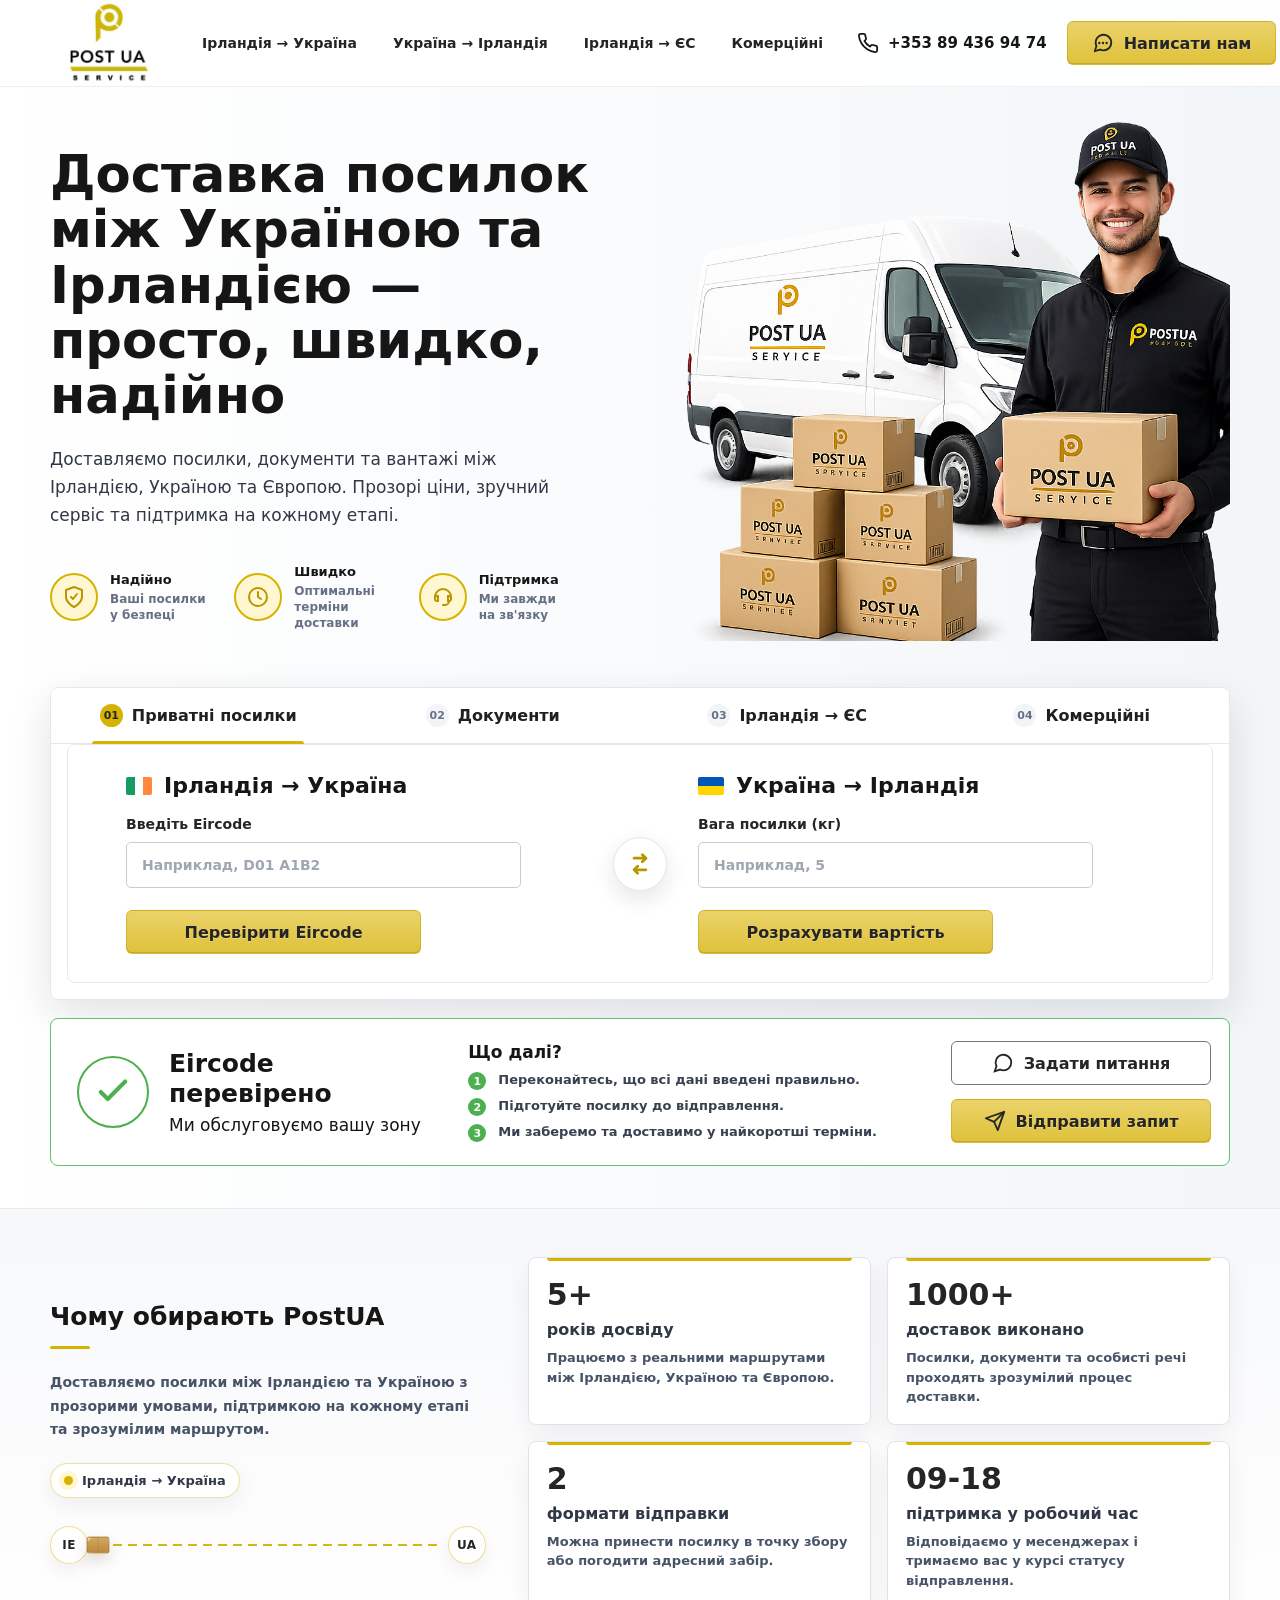
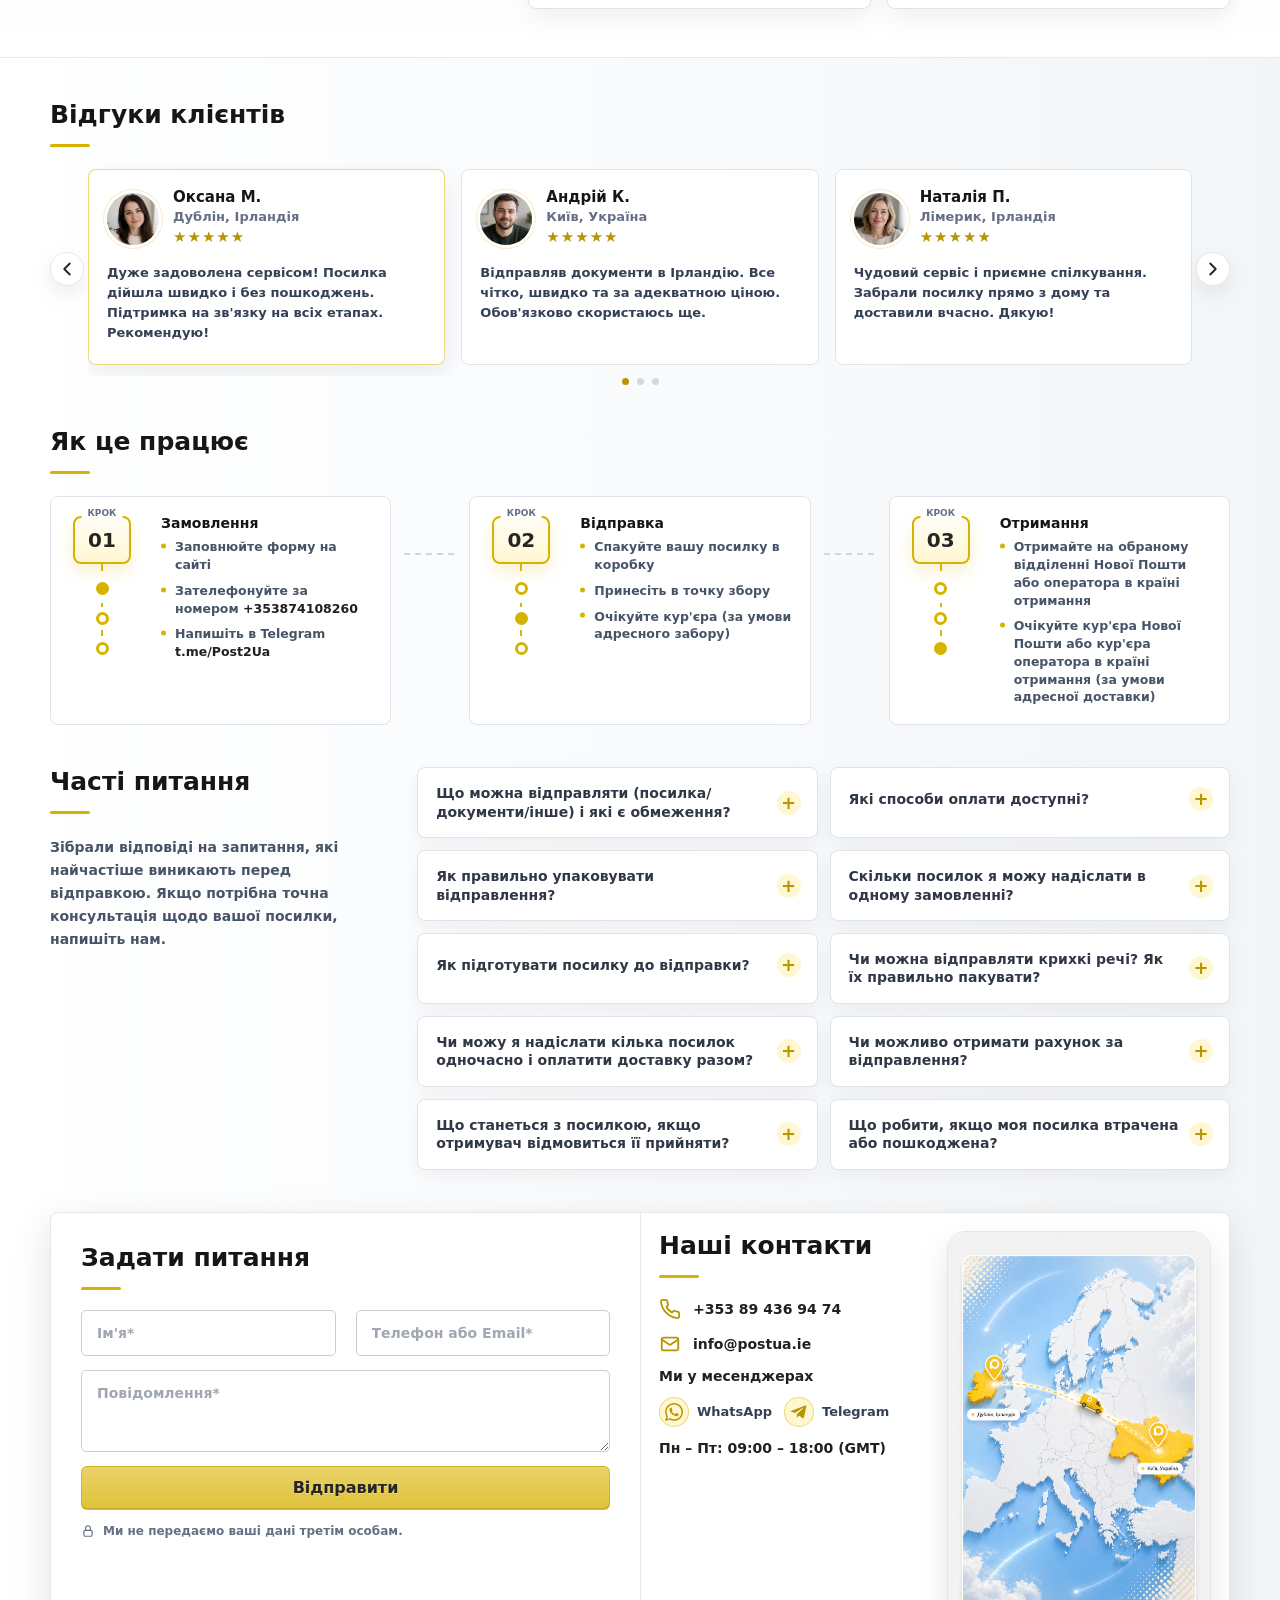
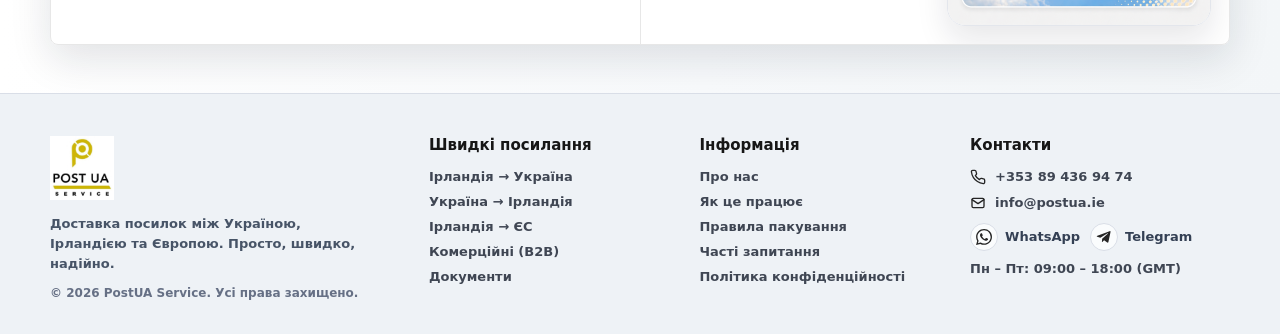
<file: index.html>
<!doctype html>
<html lang="uk">
<head>
  <meta charset="utf-8">
  <meta name="viewport" content="width=device-width, initial-scale=1">
  <title>Post UA Service</title>
  <link rel="stylesheet" href="style.css">
</head>
<body>
  <div class="page">
    <header class="site-header">
      <div class="container header-inner">
        <a class="logo" href="#" aria-label="Post UA Service">
          <img class="logo-img" src="post-ua-service-logo.jpg" alt="POST UA Service">
        </a>
        <button class="menu-toggle" type="button" aria-controls="primary-nav" aria-expanded="false" aria-label="Відкрити меню">
          <span class="menu-toggle-lines" aria-hidden="true">
            <span></span>
            <span></span>
            <span></span>
          </span>
        </button>
        <nav class="nav" id="primary-nav" aria-label="Основна навігація">
          <a href="irlandiya-ukrayina.html">Ірландія → Україна</a>
          <a href="ukrayina-irlandiya.html">Україна → Ірландія</a>
          <a href="irlandiya-es.html">Ірландія → ЄС</a>
          <a href="komertsiyni-perevezennya.html">Комерційні</a>
        </nav>
        <div class="header-actions">
          <a class="phone-link" href="tel:+353894369474">
            <svg class="icon" viewBox="0 0 24 24" fill="none" aria-hidden="true">
              <path d="M22 16.9v3a2 2 0 0 1-2.18 2 19.8 19.8 0 0 1-8.63-3.07 19.5 19.5 0 0 1-6-6A19.8 19.8 0 0 1 2.1 4.18 2 2 0 0 1 4.1 2h3a2 2 0 0 1 2 1.72c.13.96.35 1.9.67 2.8a2 2 0 0 1-.45 2.11L8.1 9.86a16 16 0 0 0 6 6l1.23-1.23a2 2 0 0 1 2.11-.45c.9.32 1.84.54 2.8.67A2 2 0 0 1 22 16.9Z" stroke="currentColor" stroke-width="2" stroke-linecap="round" stroke-linejoin="round"/>
            </svg>
            <span>+353 89 436 94 74</span>
          </a>
          <a class="btn" href="#question">
            <svg class="icon" viewBox="0 0 24 24" fill="none" aria-hidden="true">
              <path d="M21 11.5a8.4 8.4 0 0 1-.9 3.8 8.5 8.5 0 0 1-7.6 4.7 8.4 8.4 0 0 1-3.8-.9L3 21l1.9-5.7a8.4 8.4 0 0 1-.9-3.8 8.5 8.5 0 0 1 4.7-7.6 8.4 8.4 0 0 1 3.8-.9H13a8.5 8.5 0 0 1 8 8v.5Z" stroke="currentColor" stroke-width="2" stroke-linecap="round" stroke-linejoin="round"/>
              <path d="M8 12h.01M12 12h.01M16 12h.01" stroke="currentColor" stroke-width="2.6" stroke-linecap="round"/>
            </svg>
            <span>Написати нам</span>
          </a>
        </div>
      </div>
    </header>

    <main>
      <section class="hero">
        <div class="container hero-inner">
          <div class="hero-copy">
            <h1>Доставка посилок між Україною та Ірландією — просто, швидко, надійно</h1>
            <p>Доставляємо посилки, документи та вантажі між Ірландією, Україною та Європою. Прозорі ціни, зручний сервіс та підтримка на кожному етапі.</p>
            <div class="hero-features">
              <div class="feature">
                <span class="feature-icon">
                  <svg class="icon" viewBox="0 0 24 24" fill="none" aria-hidden="true">
                    <path d="M12 22s8-4 8-10V5l-8-3-8 3v7c0 6 8 10 8 10Z" stroke="currentColor" stroke-width="2" stroke-linejoin="round"/>
                    <path d="m9 12 2 2 4-5" stroke="currentColor" stroke-width="2" stroke-linecap="round" stroke-linejoin="round"/>
                  </svg>
                </span>
                <span class="feature-text"><strong>Надійно</strong><span>Ваші посилки у безпеці</span></span>
              </div>
              <div class="feature">
                <span class="feature-icon">
                  <svg class="icon" viewBox="0 0 24 24" fill="none" aria-hidden="true">
                    <circle cx="12" cy="12" r="9" stroke="currentColor" stroke-width="2"/>
                    <path d="M12 7v5l3 2" stroke="currentColor" stroke-width="2" stroke-linecap="round" stroke-linejoin="round"/>
                  </svg>
                </span>
                <span class="feature-text"><strong>Швидко</strong><span>Оптимальні терміни доставки</span></span>
              </div>
              <div class="feature">
                <span class="feature-icon">
                  <svg class="icon" viewBox="0 0 24 24" fill="none" aria-hidden="true">
                    <path d="M4 14v-2a8 8 0 0 1 16 0v2" stroke="currentColor" stroke-width="2" stroke-linecap="round"/>
                    <path d="M4 14a2 2 0 0 0 2 2h1v-5H6a2 2 0 0 0-2 2v1Zm16 0a2 2 0 0 1-2 2h-1v-5h1a2 2 0 0 1 2 2v1Z" stroke="currentColor" stroke-width="2"/>
                    <path d="M18 16a4 4 0 0 1-4 4h-2" stroke="currentColor" stroke-width="2" stroke-linecap="round"/>
                  </svg>
                </span>
                <span class="feature-text"><strong>Підтримка</strong><span>Ми завжди на зв'язку</span></span>
              </div>
            </div>
          </div>
          <div class="hero-art" aria-hidden="true">
            <img class="hero-original-img" src="hero-original.png" alt="">
            <svg viewBox="0 0 720 360" role="img">
              <defs>
                <linearGradient id="sea" x1="0" x2="1" y1="0" y2="1">
                  <stop offset="0" stop-color="#8ec4d8"/>
                  <stop offset="1" stop-color="#d8eef6"/>
                </linearGradient>
                <linearGradient id="cliff" x1="0" x2="0" y1="0" y2="1">
                  <stop offset="0" stop-color="#6d7f67"/>
                  <stop offset="1" stop-color="#3e5149"/>
                </linearGradient>
                <filter id="softShadow" x="-20%" y="-20%" width="140%" height="160%">
                  <feDropShadow dx="0" dy="8" stdDeviation="7" flood-color="#111827" flood-opacity="0.2"/>
                </filter>
              </defs>
              <rect width="720" height="360" fill="#dff1ff"/>
              <circle cx="126" cy="65" r="36" fill="#fff" opacity=".85"/>
              <ellipse cx="178" cy="72" rx="84" ry="22" fill="#fff" opacity=".9"/>
              <ellipse cx="585" cy="54" rx="92" ry="25" fill="#fff" opacity=".9"/>
              <ellipse cx="646" cy="71" rx="55" ry="18" fill="#fff" opacity=".84"/>
              <path d="M0 185 C80 160 145 184 228 163 C302 144 374 151 445 176 C525 203 604 184 720 162 L720 360 L0 360Z" fill="#ebf4dd"/>
              <path d="M0 193 C82 175 130 194 217 177 C306 158 394 160 470 187 C560 220 627 198 720 181 L720 360 L0 360Z" fill="url(#sea)"/>
              <path d="M0 176 C52 138 117 128 177 143 C226 155 266 149 325 138 L360 212 C256 236 152 238 0 232Z" fill="url(#cliff)"/>
              <path d="M32 158 C88 171 151 168 200 149 C136 206 87 220 0 217 L0 186Z" fill="#576b58"/>
              <path d="M0 221 C72 223 146 219 217 199 C258 187 300 192 344 209 L338 360 L0 360Z" fill="#eef4e8"/>
              <g transform="translate(432 36)">
                <path d="M61 47v201" stroke="#6b5b43" stroke-width="8"/>
                <path d="M44 58h34l-3 20H47Z" fill="#b99600"/>
                <path d="M52 31h18l-3 26H55Z" fill="#a98800"/>
                <path d="M61 1l8 24 23 6-20 10 3 24-14-16-15 16 3-24-20-10 24-6Z" fill="#6f716e"/>
                <path d="M47 245h28l12 43H35Z" fill="#5a4e3c"/>
              </g>
              <g transform="translate(530 76)">
                <rect x="25" y="126" width="118" height="75" fill="#f0d8ac"/>
                <rect x="41" y="98" width="30" height="35" fill="#f3e4c4"/>
                <rect x="94" y="100" width="33" height="33" fill="#f3e4c4"/>
                <path d="M40 102 C49 68 62 67 70 102Z" fill="#0f70a9"/>
                <path d="M92 103 C105 60 120 60 130 103Z" fill="#0f70a9"/>
                <path d="M62 80h7v-26h-7Z" fill="#a98800"/>
                <path d="M112 77h7v-34h-7Z" fill="#a98800"/>
                <path d="M58 54h16l-8-16Z" fill="#b99600"/>
                <path d="M108 43h16l-8-18Z" fill="#b99600"/>
                <circle cx="84" cy="101" r="25" fill="#d6b300"/>
                <path d="M63 104 C67 74 102 74 106 104Z" fill="#0f70a9"/>
                <rect x="78" y="63" width="10" height="28" fill="#a98800"/>
                <path d="M72 62h22l-11-21Z" fill="#b99600"/>
                <path d="M54 139h58" stroke="#b88f4e" stroke-width="3"/>
              </g>
              <g filter="url(#softShadow)" transform="translate(206 210)">
                <path d="M22 28c4-26 22-43 49-43h204c19 0 37 15 40 34l14 88H20Z" fill="#f9fafb"/>
                <path d="M58 20h131v75H38V47c0-14 7-27 20-27Z" fill="#fff"/>
                <path d="M191 20h75c18 0 33 14 35 32l5 43H191Z" fill="#f1f3f5"/>
                <path d="M60 30h52v48H42V48c0-10 8-18 18-18Z" fill="#dbe8f3"/>
                <rect x="126" y="38" width="84" height="33" rx="4" fill="#fff"/>
                <text x="142" y="58" font-size="24" font-family="Arial, sans-serif" font-weight="900" fill="#161616">POST UA</text>
                <text x="164" y="75" font-size="9" font-family="Arial, sans-serif" font-weight="800" letter-spacing="5" fill="#161616">SERVICE</text>
                <circle cx="121" cy="50" r="17" fill="none" stroke="#d6b300" stroke-width="6"/>
                <rect x="111" y="62" width="6" height="20" fill="#d6b300"/>
                <rect x="20" y="94" width="322" height="13" fill="#111"/>
                <circle cx="82" cy="111" r="27" fill="#1f2933"/>
                <circle cx="82" cy="111" r="13" fill="#cfd5dc"/>
                <circle cx="262" cy="111" r="27" fill="#1f2933"/>
                <circle cx="262" cy="111" r="13" fill="#cfd5dc"/>
              </g>
              <g transform="translate(598 216)">
                <rect x="0" y="74" width="66" height="54" fill="#c8924d"/>
                <rect x="66" y="74" width="62" height="54" fill="#d6a15b"/>
                <rect x="27" y="20" width="62" height="54" fill="#d8a45f"/>
                <rect x="89" y="34" width="55" height="40" fill="#c8924d"/>
                <path d="M35 20v54M97 34v40M66 74v54" stroke="#a87332" stroke-width="2"/>
                <circle cx="52" cy="43" r="9" fill="none" stroke="#d6b300" stroke-width="3"/>
                <path d="M47 51v12" stroke="#d6b300" stroke-width="3"/>
                <text x="18" y="110" font-size="11" font-family="Arial" font-weight="800" fill="#68420f">POST UA</text>
              </g>
            </svg>
          </div>
        </div>
      </section>

      <section class="booking container" id="private" aria-label="Розрахунок доставки">
        <div class="booking-card">
          <div class="tabs" role="tablist" aria-label="Тип відправлення">
            <button class="tab" id="booking-tab-private" type="button" role="tab" aria-selected="true" aria-controls="booking-panel-private" data-stage-tab="private">
              <span class="tab-step">01</span>
              <span>Приватні посилки</span>
            </button>
            <button class="tab" id="booking-tab-documents" type="button" role="tab" aria-selected="false" aria-controls="booking-panel-documents" data-stage-tab="documents">
              <span class="tab-step">02</span>
              <span>Документи</span>
            </button>
            <button class="tab" id="booking-tab-eu" type="button" role="tab" aria-selected="false" aria-controls="booking-panel-eu" data-stage-tab="eu">
              <span class="tab-step">03</span>
              <span>Ірландія → ЄС</span>
            </button>
            <button class="tab" id="booking-tab-commercial" type="button" role="tab" aria-selected="false" aria-controls="booking-panel-commercial" data-stage-tab="commercial">
              <span class="tab-step">04</span>
              <span>Комерційні</span>
            </button>
          </div>
          <div class="booking-body booking-panel is-active" id="booking-panel-private" role="tabpanel" aria-labelledby="booking-tab-private" data-stage-panel="private">
            <form class="route-form" data-route="ie-ua">
              <h2 class="route-heading">
                <span class="flag flag-ie" aria-hidden="true"><span></span><span></span><span></span></span>
                Ірландія → Україна
              </h2>
              <label class="field">
                <span>Введіть Eircode</span>
                <input type="text" placeholder="Наприклад, D01 A1B2" autocomplete="postal-code">
              </label>
              <button class="btn" type="button">Перевірити Eircode</button>
            </form>
            <button class="swap" type="button" aria-label="Поміняти напрямки місцями">
              <svg viewBox="0 0 24 24" fill="none" aria-hidden="true">
                <path d="M7 7h10" stroke="currentColor" stroke-width="2.4" stroke-linecap="round"/>
                <path d="m14 4 3 3-3 3" stroke="currentColor" stroke-width="2.4" stroke-linecap="round" stroke-linejoin="round"/>
                <path d="M17 17H7" stroke="currentColor" stroke-width="2.4" stroke-linecap="round"/>
                <path d="m10 14-3 3 3 3" stroke="currentColor" stroke-width="2.4" stroke-linecap="round" stroke-linejoin="round"/>
              </svg>
            </button>
            <form class="route-form" data-route="ua-ie">
              <h2 class="route-heading">
                <span class="flag flag-ua" aria-hidden="true"><span></span><span></span></span>
                Україна → Ірландія
              </h2>
              <label class="field">
                <span>Вага посилки (кг)</span>
                <input type="text" inputmode="decimal" placeholder="Наприклад, 5" autocomplete="off">
              </label>
              <button class="btn" type="button">Розрахувати вартість</button>
            </form>
          </div>
          <div class="booking-body booking-panel" id="booking-panel-documents" role="tabpanel" aria-labelledby="booking-tab-documents" data-stage-panel="documents" hidden>
            <form class="route-form" data-route="documents-ie-ua">
              <h2 class="route-heading">
                <span class="flag flag-ie" aria-hidden="true"><span></span><span></span><span></span></span>
                Ірландія → Україна
              </h2>
              <label class="field">
                <span>Введіть Eircode / ER-код</span>
                <input type="text" placeholder="Наприклад, D01 A1B2" autocomplete="postal-code">
              </label>
              <a class="btn" href="dokumenty.html?route=ie-ua">Оформити відправлення</a>
            </form>
            <form class="route-form" data-route="documents-ua-ie">
              <h2 class="route-heading">
                <span class="flag flag-ua" aria-hidden="true"><span></span><span></span></span>
                Україна → Ірландія
              </h2>
              <label class="field">
                <span>Код або індекс відправлення</span>
                <input type="text" placeholder="Формат буде уточнено" autocomplete="off">
              </label>
              <a class="btn" href="dokumenty.html?route=ua-ie">Оформити відправлення</a>
            </form>
          </div>
          <div class="booking-body booking-panel booking-body-single" id="booking-panel-eu" role="tabpanel" aria-labelledby="booking-tab-eu" data-stage-panel="eu" hidden>
            <form class="route-form" data-route="ie-eu">
              <h2 class="route-heading">
                <span class="flag flag-ie" aria-hidden="true"><span></span><span></span><span></span></span>
                Ірландія → ЄС
              </h2>
              <label class="field">
                <span>Введіть Eircode</span>
                <input type="text" placeholder="Наприклад, D01 A1B2" autocomplete="postal-code">
              </label>
              <label class="field">
                <span>Країна отримання</span>
                <input type="text" placeholder="Наприклад, Німеччина" autocomplete="country-name">
              </label>
              <button class="btn" type="button">Залишити запит</button>
            </form>
            <div class="stage-note">
              <strong>Етап 03</strong>
              <h3>Доставка з Ірландії до країн ЄС</h3>
              <p>На цьому етапі достатньо ввести Eircode та країну отримання. Деталі маршруту й вартість можна уточнити після запиту.</p>
            </div>
          </div>
          <div class="booking-body booking-panel booking-body-single" id="booking-panel-commercial" role="tabpanel" aria-labelledby="booking-tab-commercial" data-stage-panel="commercial" hidden>
            <form class="route-form" data-route="commercial">
              <h2 class="route-heading">
                Комерційні відправлення
              </h2>
              <label class="field">
                <span>Назва компанії</span>
                <input type="text" placeholder="Вкажіть компанію" autocomplete="organization">
              </label>
              <label class="field">
                <span>Телефон або Email</span>
                <input type="text" placeholder="Контакт для зв'язку" autocomplete="email">
              </label>
              <button class="btn" type="button">Обговорити умови</button>
            </form>
            <div class="stage-note">
              <strong>Етап 04</strong>
              <h3>Умови для B2B-відправлень</h3>
              <p>Для комерційних вантажів краще погодити обсяг, регулярність, документи та формат забору окремо.</p>
            </div>
          </div>
        </div>

        <div class="result-panel" aria-live="polite">
          <div class="result-status">
            <span class="check-circle">
              <svg width="42" height="42" viewBox="0 0 24 24" fill="none" aria-hidden="true">
                <path d="m5 12 4 4L19 6" stroke="currentColor" stroke-width="2.3" stroke-linecap="round" stroke-linejoin="round"/>
              </svg>
            </span>
            <div>
              <h2>Eircode перевірено</h2>
              <p>Ми обслуговуємо вашу зону</p>
            </div>
          </div>
          <div class="next-steps">
            <h3>Що далі?</h3>
            <ol>
              <li><span class="step-number">1</span><span>Переконайтесь, що всі дані введені правильно.</span></li>
              <li><span class="step-number">2</span><span>Підготуйте посилку до відправлення.</span></li>
              <li><span class="step-number">3</span><span>Ми заберемо та доставимо у найкоротші терміни.</span></li>
            </ol>
          </div>
          <div class="result-actions">
            <a class="btn btn-outline" href="#question">
              <svg class="icon" viewBox="0 0 24 24" fill="none" aria-hidden="true">
                <path d="M21 11.5a8.5 8.5 0 0 1-8.5 8.5 8.4 8.4 0 0 1-3.8-.9L3 21l1.9-5.7A8.5 8.5 0 1 1 21 11.5Z" stroke="currentColor" stroke-width="2"/>
              </svg>
              Задати питання
            </a>
            <a class="btn" href="#question">
              <svg class="icon" viewBox="0 0 24 24" fill="none" aria-hidden="true">
                <path d="m22 2-7 20-4-9-9-4Z" stroke="currentColor" stroke-width="2" stroke-linecap="round" stroke-linejoin="round"/>
                <path d="M22 2 11 13" stroke="currentColor" stroke-width="2" stroke-linecap="round"/>
              </svg>
              Відправити запит
            </a>
          </div>
        </div>
      </section>

      <section class="section why-section">
        <div class="container why">
          <div class="why-copy">
            <div class="section-head">
              <h2 class="section-title">Чому обирають PostUA</h2>
            </div>
            <p>Доставляємо посилки між Ірландією та Україною з прозорими умовами, підтримкою на кожному етапі та зрозумілим маршрутом.</p>
            <span class="trust-badge">Ірландія → Україна</span>
            <div class="trust-route" aria-hidden="true">
              <span class="route-point">IE</span>
              <span class="route-line"></span>
              <span class="route-point">UA</span>
            </div>
          </div>
          <div class="stats">
            <article class="stat-card">
              <span class="stat-value">5+</span>
              <strong>років досвіду</strong>
              <span>Працюємо з реальними маршрутами між Ірландією, Україною та Європою.</span>
            </article>
            <article class="stat-card">
              <span class="stat-value">1000+</span>
              <strong>доставок виконано</strong>
              <span>Посилки, документи та особисті речі проходять зрозумілий процес доставки.</span>
            </article>
            <article class="stat-card">
              <span class="stat-value">2</span>
              <strong>формати відправки</strong>
              <span>Можна принести посилку в точку збору або погодити адресний забір.</span>
            </article>
            <article class="stat-card">
              <span class="stat-value">09-18</span>
              <strong>підтримка у робочий час</strong>
              <span>Відповідаємо у месенджерах і тримаємо вас у курсі статусу відправлення.</span>
            </article>
          </div>
        </div>
      </section>

      <section class="section">
        <div class="container">
          <div class="section-head">
            <h2 class="section-title">Відгуки клієнтів</h2>
          </div>
          <div class="reviews-wrap">
            <button class="slider-btn prev" type="button" aria-label="Попередній відгук">
              <svg class="icon" viewBox="0 0 24 24" fill="none" aria-hidden="true">
                <path d="m15 18-6-6 6-6" stroke="currentColor" stroke-width="2" stroke-linecap="round" stroke-linejoin="round"/>
              </svg>
            </button>
            <div class="reviews-viewport" aria-live="polite">
              <div class="reviews">
                <article class="review-card">
                  <div class="review-top">
                    <span class="avatar"><img src="review-oksana.jpg" alt="Фото Оксани М."></span>
                    <div>
                      <strong>Оксана М.</strong>
                      <span>Дублін, Ірландія</span>
                      <div class="stars" aria-label="5 зірок">★★★★★</div>
                    </div>
                  </div>
                  <p>Дуже задоволена сервісом! Посилка дійшла швидко і без пошкоджень. Підтримка на зв'язку на всіх етапах. Рекомендую!</p>
                </article>
                <article class="review-card">
                  <div class="review-top">
                    <span class="avatar"><img src="review-andriy.jpg" alt="Фото Андрія К."></span>
                    <div>
                      <strong>Андрій К.</strong>
                      <span>Київ, Україна</span>
                      <div class="stars" aria-label="5 зірок">★★★★★</div>
                    </div>
                  </div>
                  <p>Відправляв документи в Ірландію. Все чітко, швидко та за адекватною ціною. Обов'язково скористаюсь ще.</p>
                </article>
                <article class="review-card">
                  <div class="review-top">
                    <span class="avatar"><img src="review-natalia.jpg" alt="Фото Наталії П."></span>
                    <div>
                      <strong>Наталія П.</strong>
                      <span>Лімерик, Ірландія</span>
                      <div class="stars" aria-label="5 зірок">★★★★★</div>
                    </div>
                  </div>
                  <p>Чудовий сервіс і приємне спілкування. Забрали посилку прямо з дому та доставили вчасно. Дякую!</p>
                </article>
              </div>
            </div>
            <button class="slider-btn next" type="button" aria-label="Наступний відгук">
              <svg class="icon" viewBox="0 0 24 24" fill="none" aria-hidden="true">
                <path d="m9 18 6-6-6-6" stroke="currentColor" stroke-width="2" stroke-linecap="round" stroke-linejoin="round"/>
              </svg>
            </button>
          </div>
          <div class="dots" aria-label="Навігація відгуків"></div>
        </div>
      </section>

      <section class="section">
        <div class="container">
          <div class="section-head">
            <h2 class="section-title">Як це працює</h2>
          </div>
          <div class="work-grid">
            <article class="work-step">
              <div class="work-visual" aria-hidden="true">
                <span class="work-step-number">01</span>
                <span class="work-route-dots"><span class="is-active"></span><span></span><span></span></span>
              </div>
              <div>
                <strong>Замовлення</strong>
                <ul class="work-list">
                  <li>Заповнюйте форму на сайті</li>
                  <li>Зателефонуйте за номером <a href="tel:+353874108260">+353874108260</a></li>
                  <li>Напишіть в Telegram <a href="https://t.me/Post2Ua">t.me/Post2Ua</a></li>
                </ul>
              </div>
            </article>
            <article class="work-step">
              <div class="work-visual" aria-hidden="true">
                <span class="work-step-number">02</span>
                <span class="work-route-dots"><span></span><span class="is-active"></span><span></span></span>
              </div>
              <div>
                <strong>Відправка</strong>
                <ul class="work-list">
                  <li>Спакуйте вашу посилку в коробку</li>
                  <li>Принесіть в точку збору</li>
                  <li>Очікуйте кур'єра (за умови адресного забору)</li>
                </ul>
              </div>
            </article>
            <article class="work-step">
              <div class="work-visual" aria-hidden="true">
                <span class="work-step-number">03</span>
                <span class="work-route-dots"><span></span><span></span><span class="is-active"></span></span>
              </div>
              <div>
                <strong>Отримання</strong>
                <ul class="work-list">
                  <li>Отримайте на обраному відділенні Нової Пошти або оператора в країні отримання</li>
                  <li>Очікуйте кур'єра Нової Пошти або кур'єра оператора в країні отримання (за умови адресної доставки)</li>
                </ul>
              </div>
            </article>
          </div>
        </div>
      </section>

      <section class="section" id="faq">
        <div class="container faq-block">
          <div>
            <div class="section-head">
              <h2 class="section-title">Часті питання</h2>
            </div>
            <p class="faq-intro">Зібрали відповіді на запитання, які найчастіше виникають перед відправкою. Якщо потрібна точна консультація щодо вашої посилки, напишіть нам.</p>
          </div>
          <div class="faq-list">
            <details class="faq-item">
              <summary>Що можна відправляти (посилка/документи/інше) і які є обмеження?</summary>
              <p>Можна відправляти особисті речі, посилки, документи та інші дозволені відправлення. Обмеження залежать від країни, ваги, габаритів і вмісту; небезпечні та заборонені товари не приймаються.</p>
            </details>
            <details class="faq-item">
              <summary>Які способи оплати доступні?</summary>
              <p>Доступні варіанти оплати уточнюються під час оформлення замовлення та залежать від напрямку, типу доставки і формату відправлення.</p>
            </details>
            <details class="faq-item">
              <summary>Як правильно упаковувати відправлення?</summary>
              <p>Використовуйте міцну коробку, заповнюйте порожнини захисним матеріалом, щільно заклеюйте шви скотчем і перевіряйте, щоб вміст не рухався всередині. <a class="faq-inline-link" href="pravyla-pakuvannya.html#box">Переглянути правила пакування коробки</a>.</p>
            </details>
            <details class="faq-item">
              <summary>Скільки посилок я можу надіслати в одному замовленні?</summary>
              <p>В одному замовленні можна оформити кілька посилок. Вкажіть кількість, вагу, габарити та дані отримувача для кожного відправлення.</p>
            </details>
            <details class="faq-item">
              <summary>Як підготувати посилку до відправки?</summary>
              <p>Перевірте вміст, упакуйте коробку, підготуйте контактні дані відправника й отримувача та переконайтеся, що посилка відповідає правилам перевезення. <a class="faq-inline-link" href="pravyla-pakuvannya.html">Усі правила пакування</a>.</p>
            </details>
            <details class="faq-item">
              <summary>Чи можна відправляти крихкі речі? Як їх правильно пакувати?</summary>
              <p>Так, але крихкі речі потрібно пакувати в кілька шарів захисту, фіксувати всередині коробки та повідомити нас про крихкий вміст під час оформлення. <a class="faq-inline-link" href="pravyla-pakuvannya.html#fragile">Як упакувати крихкі речі</a>.</p>
            </details>
            <details class="faq-item">
              <summary>Чи можу я надіслати кілька посилок одночасно і оплатити доставку разом?</summary>
              <p>Так, кілька посилок можна оформити одночасно та погодити спільну оплату доставки для всього замовлення.</p>
            </details>
            <details class="faq-item">
              <summary>Чи можливо отримати рахунок за відправлення?</summary>
              <p>Так, за потреби можна запросити рахунок або підтвердження оплати. Повідомте про це під час оформлення замовлення.</p>
            </details>
            <details class="faq-item">
              <summary>Що станеться з посилкою, якщо отримувач відмовиться її прийняти?</summary>
              <p>Ми зв'яжемося з відправником і погодимо подальші дії: повторну доставку, повернення або інше рішення залежно від ситуації.</p>
            </details>
            <details class="faq-item">
              <summary>Що робити, якщо моя посилка втрачена або пошкоджена?</summary>
              <p>Зв'яжіться з нами та надайте номер відправлення, фото пакування або пошкодження й опис ситуації. Ми перевіримо маршрут і допоможемо з подальшими кроками.</p>
            </details>
          </div>
        </div>
      </section>

      <section class="section" id="question">
        <div class="container contact-panel">
          <div class="question-form">
            <h2>Задати питання</h2>
            <form class="form-grid">
              <label class="field">
                <input type="text" placeholder="Ім'я*" required>
              </label>
              <label class="field">
                <input type="text" placeholder="Телефон або Email*" required>
              </label>
              <label class="field wide">
                <textarea placeholder="Повідомлення*"></textarea>
              </label>
              <button class="btn wide" type="button">Відправити</button>
              <span class="privacy">
                <svg width="14" height="14" viewBox="0 0 24 24" fill="none" aria-hidden="true">
                  <rect x="5" y="11" width="14" height="10" rx="2" stroke="currentColor" stroke-width="2"/>
                  <path d="M8 11V7a4 4 0 0 1 8 0v4" stroke="currentColor" stroke-width="2"/>
                </svg>
                Ми не передаємо ваші дані третім особам.
              </span>
            </form>
          </div>
          <div class="contact-info">
            <h2>Наші контакти</h2>
            <div class="contact-list">
              <a class="contact-row" href="tel:+353894369474">
                <svg class="icon" viewBox="0 0 24 24" fill="none" aria-hidden="true">
                  <path d="M22 16.9v3a2 2 0 0 1-2.18 2 19.8 19.8 0 0 1-8.63-3.07 19.5 19.5 0 0 1-6-6A19.8 19.8 0 0 1 2.1 4.18 2 2 0 0 1 4.1 2h3a2 2 0 0 1 2 1.72c.13.96.35 1.9.67 2.8a2 2 0 0 1-.45 2.11L8.1 9.86a16 16 0 0 0 6 6l1.23-1.23a2 2 0 0 1 2.11-.45c.9.32 1.84.54 2.8.67A2 2 0 0 1 22 16.9Z" stroke="currentColor" stroke-width="2" stroke-linecap="round" stroke-linejoin="round"/>
                </svg>
                +353 89 436 94 74
              </a>
              <a class="contact-row" href="mailto:info@postua.ie">
                <svg class="icon" viewBox="0 0 24 24" fill="none" aria-hidden="true">
                  <rect x="3" y="5" width="18" height="14" rx="2" stroke="currentColor" stroke-width="2"/>
                  <path d="m3 7 9 6 9-6" stroke="currentColor" stroke-width="2" stroke-linecap="round" stroke-linejoin="round"/>
                </svg>
                info@postua.ie
              </a>
              <strong>Ми у месенджерах</strong>
              <div class="messengers">
                <a class="messenger" href="#">
                  <span class="messenger-dot whatsapp" aria-hidden="true">
                    <svg viewBox="0 0 24 24">
                      <path d="M20.52 3.45A11.83 11.83 0 0 0 12.08 0C5.5 0 .16 5.33.16 11.9c0 2.09.55 4.13 1.59 5.93L.06 24l6.31-1.65a11.87 11.87 0 0 0 5.7 1.45h.01c6.57 0 11.91-5.34 11.91-11.9 0-3.18-1.24-6.17-3.47-8.45ZM12.08 21.8h-.01a9.88 9.88 0 0 1-5.04-1.38l-.36-.21-3.75.98 1-3.65-.24-.38a9.86 9.86 0 0 1-1.51-5.26c0-5.46 4.45-9.9 9.91-9.9 2.65 0 5.13 1.03 7 2.9a9.84 9.84 0 0 1 2.9 7c0 5.46-4.45 9.9-9.9 9.9Zm5.43-7.4c-.3-.15-1.76-.87-2.04-.97-.27-.1-.47-.15-.67.15-.2.3-.77.97-.94 1.16-.17.2-.35.22-.65.08-.3-.15-1.26-.46-2.4-1.48-.89-.79-1.49-1.76-1.66-2.06-.17-.3-.02-.46.13-.61.14-.13.3-.35.45-.52.15-.18.2-.3.3-.5.1-.2.05-.37-.03-.52-.07-.15-.67-1.61-.92-2.21-.24-.58-.49-.5-.67-.51h-.57c-.2 0-.52.08-.79.37-.27.3-1.04 1.02-1.04 2.48 0 1.47 1.07 2.88 1.22 3.08.15.2 2.1 3.2 5.09 4.49.71.31 1.26.49 1.7.62.71.23 1.36.2 1.87.12.57-.09 1.76-.72 2.01-1.41.25-.7.25-1.29.17-1.42-.07-.12-.27-.2-.57-.35Z"/>
                    </svg>
                  </span>
                  WhatsApp
                </a>
                <a class="messenger" href="#">
                  <span class="messenger-dot telegram" aria-hidden="true">
                    <svg viewBox="0 0 24 24">
                      <path d="M21.72 4.7 18.6 19.42c-.24 1.05-.85 1.31-1.72.82l-4.75-3.5-2.29 2.2c-.25.25-.47.47-.96.47l.34-4.84L18.04 6.6c.38-.34-.08-.53-.6-.2L6.55 13.26l-4.69-1.47c-1.02-.32-1.04-1.02.21-1.5L20.4 3.22c.85-.32 1.6.2 1.32 1.48Z"/>
                    </svg>
                  </span>
                  Telegram
                </a>
              </div>
              <strong>Пн – Пт: 09:00 – 18:00 (GMT)</strong>
            </div>
            <img class="contact-art" src="contacts-map.png" alt="Маршрут доставки між Ірландією та Україною">
          </div>
        </div>
      </section>
    </main>

    <footer class="site-footer">
      <div class="container footer-main">
        <div class="footer-col footer-brand">
          <a class="logo" href="#" aria-label="Post UA Service">
            <img class="logo-img" src="post-ua-service-logo.jpg" alt="POST UA Service">
          </a>
          <p class="footer-copy">Доставка посилок між Україною, Ірландією та Європою. Просто, швидко, надійно.</p>
          <p class="footer-note">© <span data-current-year>2026</span> PostUA Service. Усі права захищено.</p>
        </div>
        <div class="footer-col">
          <h3>Швидкі посилання</h3>
          <ul>
            <li><a href="irlandiya-ukrayina.html">Ірландія → Україна</a></li>
            <li><a href="ukrayina-irlandiya.html">Україна → Ірландія</a></li>
            <li><a href="irlandiya-es.html">Ірландія → ЄС</a></li>
            <li><a href="komertsiyni-perevezennya.html">Комерційні (B2B)</a></li>
            <li><a href="dokumenty.html">Документи</a></li>
          </ul>
        </div>
        <div class="footer-col">
          <h3>Інформація</h3>
          <ul>
            <li><a href="#">Про нас</a></li>
            <li><a href="#">Як це працює</a></li>
            <li><a href="pravyla-pakuvannya.html">Правила пакування</a></li>
            <li><a href="#faq">Часті запитання</a></li>
            <li><a href="#">Політика конфіденційності</a></li>
          </ul>
        </div>
        <div class="footer-col">
          <h3>Контакти</h3>
          <ul>
            <li class="footer-contact-row">
              <svg viewBox="0 0 24 24" fill="none" aria-hidden="true">
                <path d="M22 16.9v3a2 2 0 0 1-2.18 2 19.8 19.8 0 0 1-8.63-3.07 19.5 19.5 0 0 1-6-6A19.8 19.8 0 0 1 2.1 4.18 2 2 0 0 1 4.1 2h3a2 2 0 0 1 2 1.72c.13.96.35 1.9.67 2.8a2 2 0 0 1-.45 2.11L8.1 9.86a16 16 0 0 0 6 6l1.23-1.23a2 2 0 0 1 2.11-.45c.9.32 1.84.54 2.8.67A2 2 0 0 1 22 16.9Z" stroke="currentColor" stroke-width="2" stroke-linecap="round" stroke-linejoin="round"/>
              </svg>
              +353 89 436 94 74
            </li>
            <li class="footer-contact-row">
              <svg viewBox="0 0 24 24" fill="none" aria-hidden="true">
                <rect x="3" y="5" width="18" height="14" rx="2" stroke="currentColor" stroke-width="2"/>
                <path d="m3 7 9 6 9-6" stroke="currentColor" stroke-width="2" stroke-linecap="round" stroke-linejoin="round"/>
              </svg>
              info@postua.ie
            </li>
            <li class="footer-messengers">
              <a class="footer-messenger" href="#">
                <span class="footer-messenger-icon" aria-hidden="true">
                  <svg viewBox="0 0 24 24">
                    <path class="icon-fill" d="M20.52 3.45A11.83 11.83 0 0 0 12.08 0C5.5 0 .16 5.33.16 11.9c0 2.09.55 4.13 1.59 5.93L.06 24l6.31-1.65a11.87 11.87 0 0 0 5.7 1.45h.01c6.57 0 11.91-5.34 11.91-11.9 0-3.18-1.24-6.17-3.47-8.45ZM12.08 21.8h-.01a9.88 9.88 0 0 1-5.04-1.38l-.36-.21-3.75.98 1-3.65-.24-.38a9.86 9.86 0 0 1-1.51-5.26c0-5.46 4.45-9.9 9.91-9.9 2.65 0 5.13 1.03 7 2.9a9.84 9.84 0 0 1 2.9 7c0 5.46-4.45 9.9-9.9 9.9Zm5.43-7.4c-.3-.15-1.76-.87-2.04-.97-.27-.1-.47-.15-.67.15-.2.3-.77.97-.94 1.16-.17.2-.35.22-.65.08-.3-.15-1.26-.46-2.4-1.48-.89-.79-1.49-1.76-1.66-2.06-.17-.3-.02-.46.13-.61.14-.13.3-.35.45-.52.15-.18.2-.3.3-.5.1-.2.05-.37-.03-.52-.07-.15-.67-1.61-.92-2.21-.24-.58-.49-.5-.67-.51h-.57c-.2 0-.52.08-.79.37-.27.3-1.04 1.02-1.04 2.48 0 1.47 1.07 2.88 1.22 3.08.15.2 2.1 3.2 5.09 4.49.71.31 1.26.49 1.7.62.71.23 1.36.2 1.87.12.57-.09 1.76-.72 2.01-1.41.25-.7.25-1.29.17-1.42-.07-.12-.27-.2-.57-.35Z"/>
                  </svg>
                </span>
                WhatsApp
              </a>
              <a class="footer-messenger" href="#">
                <span class="footer-messenger-icon" aria-hidden="true">
                  <svg viewBox="0 0 24 24">
                    <path class="icon-fill" d="M21.72 4.7 18.6 19.42c-.24 1.05-.85 1.31-1.72.82l-4.75-3.5-2.29 2.2c-.25.25-.47.47-.96.47l.34-4.84L18.04 6.6c.38-.34-.08-.53-.6-.2L6.55 13.26l-4.69-1.47c-1.02-.32-1.04-1.02.21-1.5L20.4 3.22c.85-.32 1.6.2 1.32 1.48Z"/>
                  </svg>
                </span>
                Telegram
              </a>
            </li>
            <li><strong>Пн – Пт:</strong> 09:00 – 18:00 (GMT)</li>
          </ul>
        </div>
      </div>
    </footer>
  </div>

  <script src="script.js"></script>
</body>
</html>
</file>
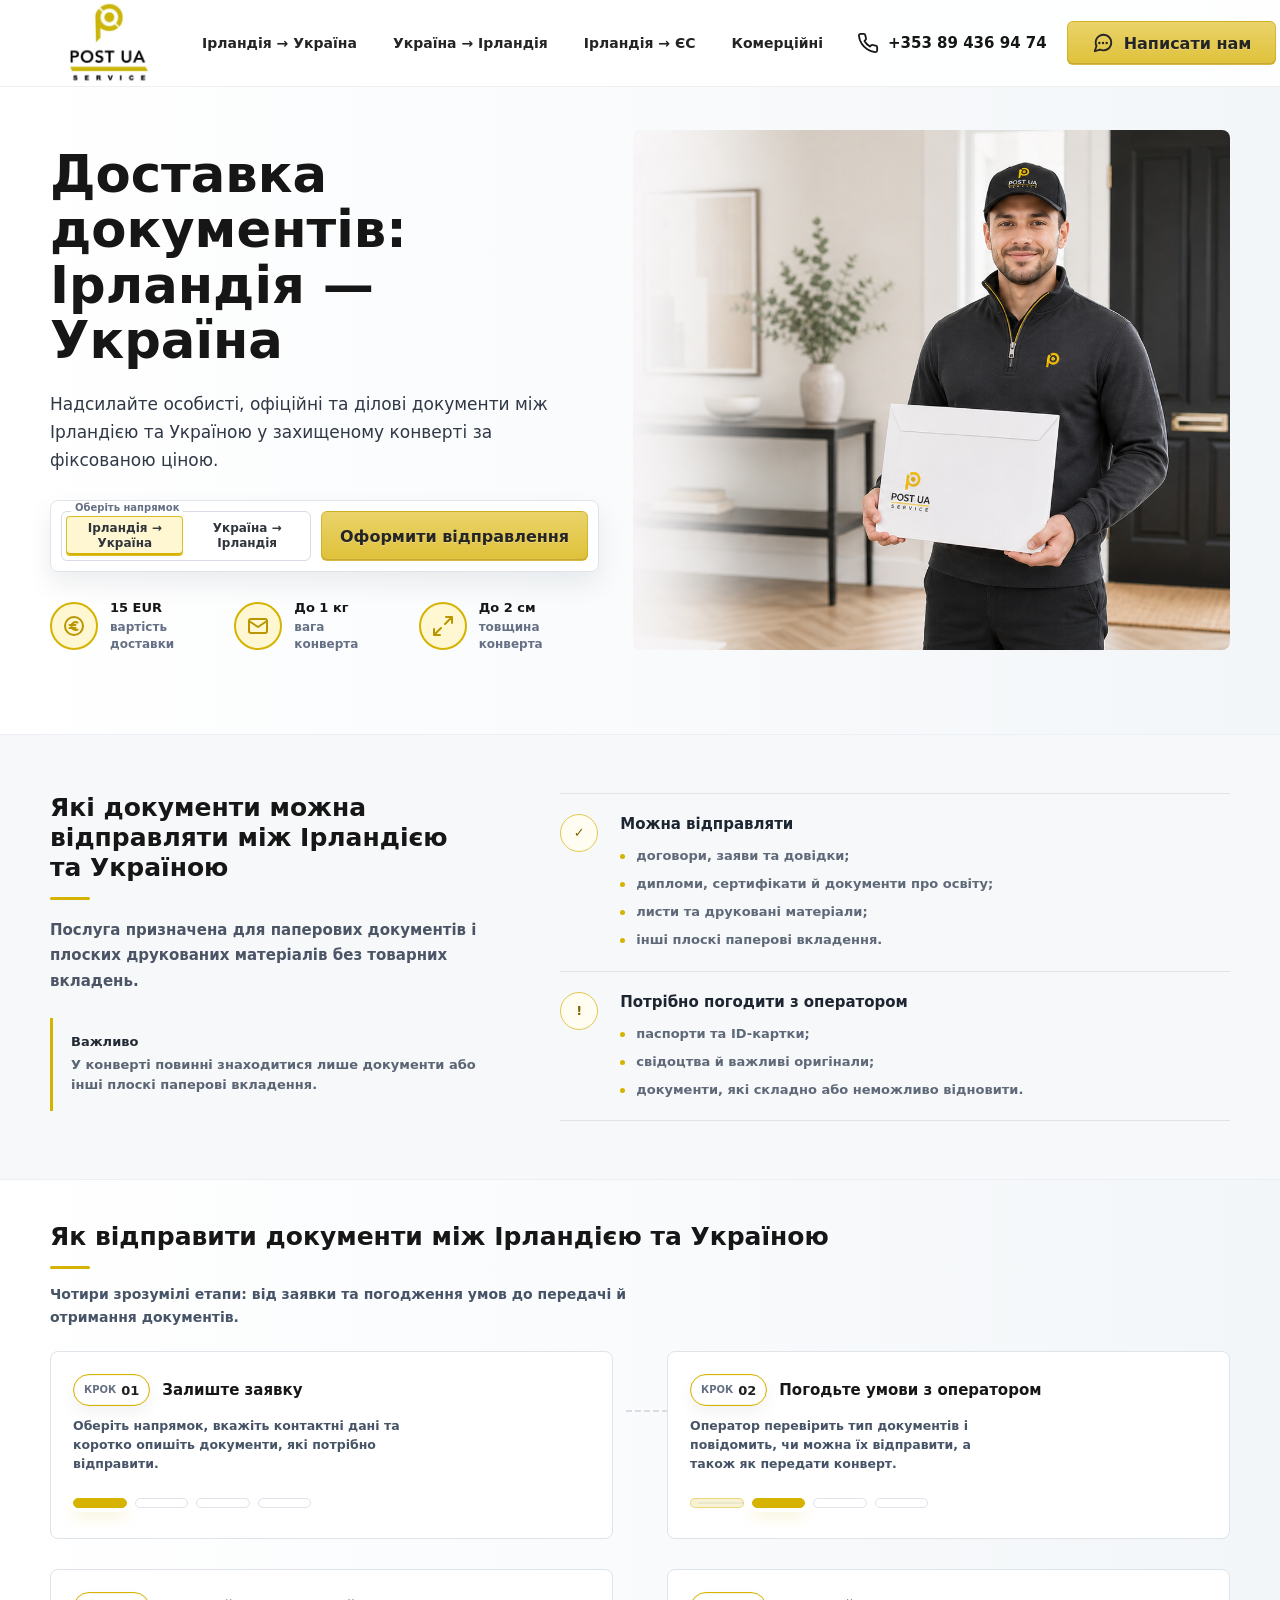
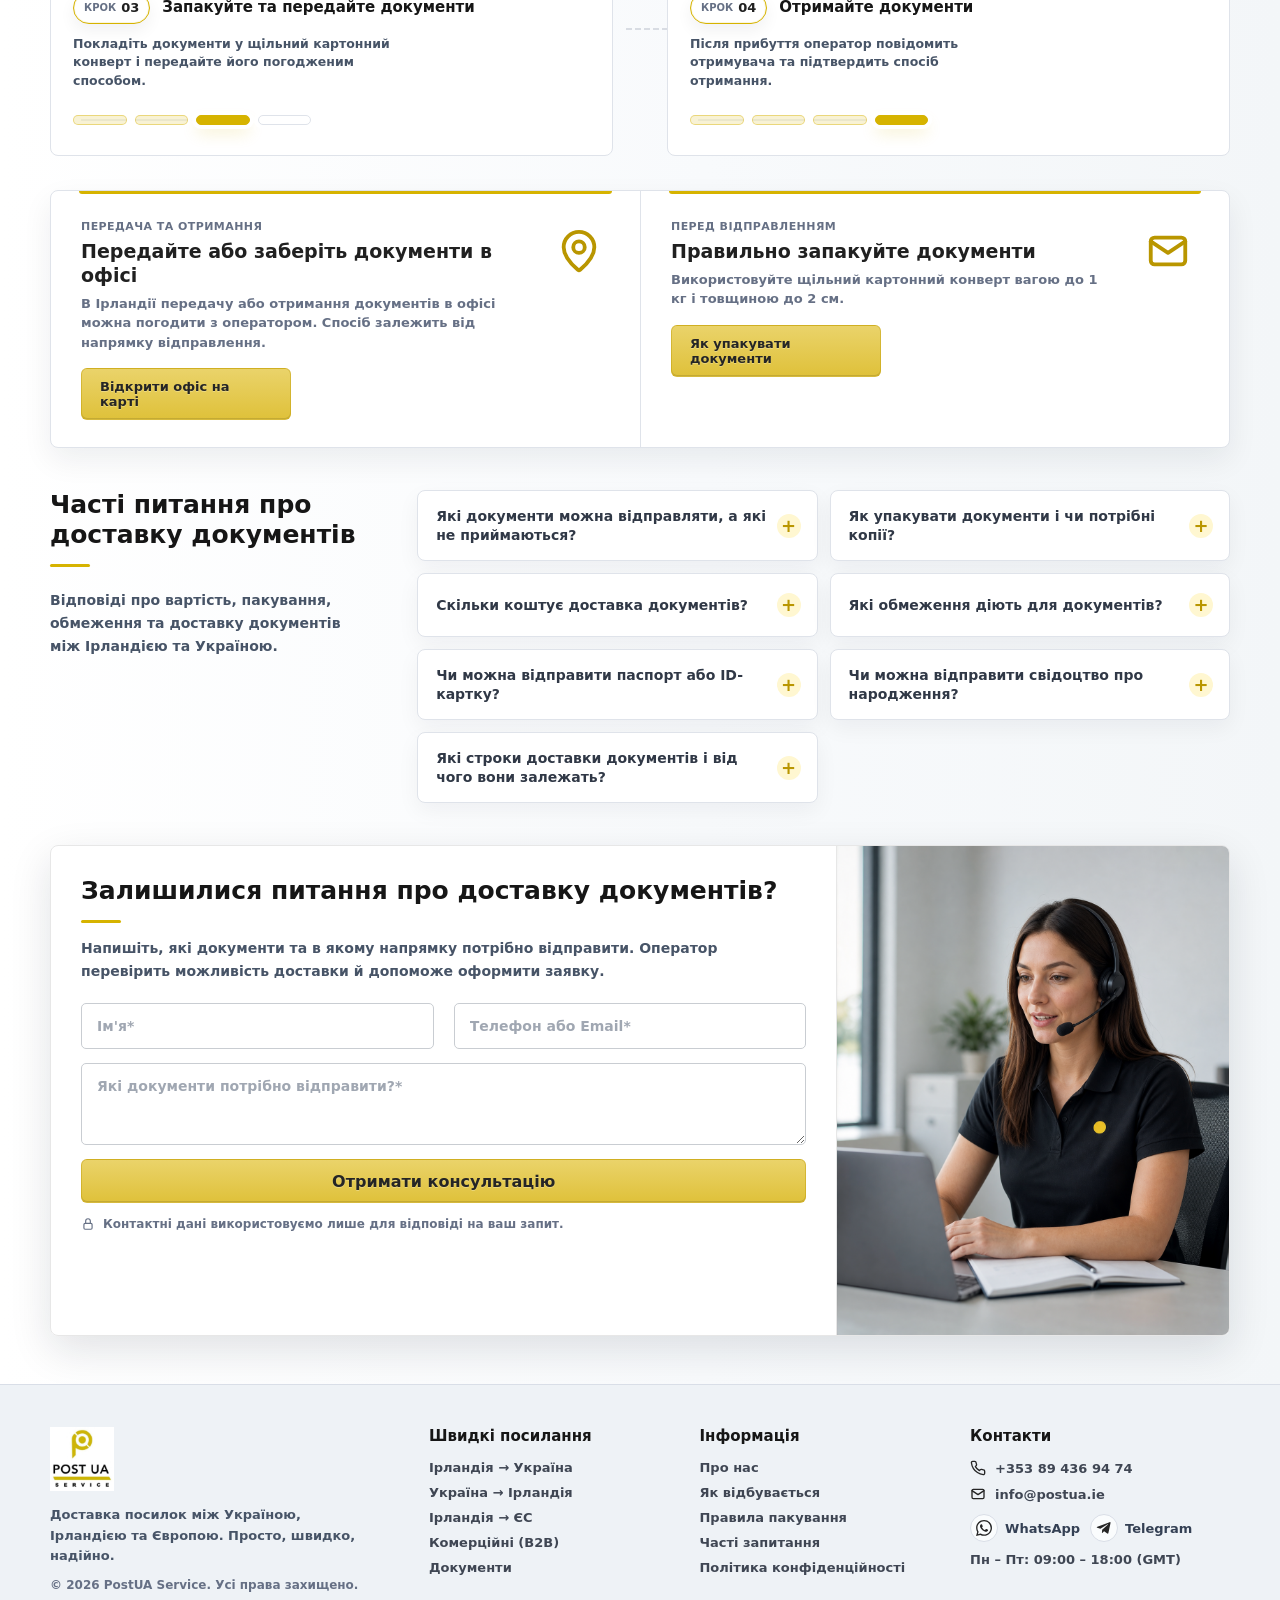
<file: dokumenty.html>
<!doctype html>
<html lang="uk">
<head>
  <meta charset="utf-8">
  <meta name="viewport" content="width=device-width, initial-scale=1">
  <title>Доставка документів між Ірландією та Україною | Post UA</title>
  <meta name="description" content="Доставка документів з Ірландії в Україну та з України в Ірландію за 15 EUR. Конверти до 1 кг і до 2 см, правила пакування та відповіді на часті питання.">
  <link rel="stylesheet" href="style.css?v=documents-5">
</head>
<body>
  <div class="page route-page documents-page">
    <header class="site-header">
      <div class="container header-inner">
        <a class="logo" href="index.html" aria-label="Post UA Service">
          <img class="logo-img" src="post-ua-service-logo.jpg" alt="POST UA Service">
        </a>
        <button class="menu-toggle" type="button" aria-controls="primary-nav" aria-expanded="false" aria-label="Відкрити меню">
          <span class="menu-toggle-lines" aria-hidden="true"><span></span><span></span><span></span></span>
        </button>
        <nav class="nav" id="primary-nav" aria-label="Основна навігація">
          <a href="irlandiya-ukrayina.html">Ірландія → Україна</a>
          <a href="ukrayina-irlandiya.html">Україна → Ірландія</a>
          <a href="irlandiya-es.html">Ірландія → ЄС</a>
          <a href="komertsiyni-perevezennya.html">Комерційні</a>
        </nav>
        <div class="header-actions">
          <a class="phone-link" href="tel:+353894369474">
            <svg class="icon" viewBox="0 0 24 24" fill="none" aria-hidden="true">
              <path d="M22 16.9v3a2 2 0 0 1-2.18 2 19.8 19.8 0 0 1-8.63-3.07 19.5 19.5 0 0 1-6-6A19.8 19.8 0 0 1 2.1 4.18 2 2 0 0 1 4.1 2h3a2 2 0 0 1 2 1.72c.13.96.35 1.9.67 2.8a2 2 0 0 1-.45 2.11L8.1 9.86a16 16 0 0 0 6 6l1.23-1.23a2 2 0 0 1 2.11-.45c.9.32 1.84.54 2.8.67A2 2 0 0 1 22 16.9Z" stroke="currentColor" stroke-width="2" stroke-linecap="round" stroke-linejoin="round"/>
            </svg>
            <span>+353 89 436 94 74</span>
          </a>
          <a class="btn" href="#question">
            <svg class="icon" viewBox="0 0 24 24" fill="none" aria-hidden="true">
              <path d="M21 11.5a8.4 8.4 0 0 1-.9 3.8 8.5 8.5 0 0 1-7.6 4.7 8.4 8.4 0 0 1-3.8-.9L3 21l1.9-5.7a8.4 8.4 0 0 1-.9-3.8 8.5 8.5 0 0 1 4.7-7.6 8.4 8.4 0 0 1 3.8-.9H13a8.5 8.5 0 0 1 8 8v.5Z" stroke="currentColor" stroke-width="2" stroke-linecap="round" stroke-linejoin="round"/>
              <path d="M8 12h.01M12 12h.01M16 12h.01" stroke="currentColor" stroke-width="2.6" stroke-linecap="round"/>
            </svg>
            <span>Написати нам</span>
          </a>
        </div>
      </div>
    </header>

    <main>
      <section class="hero route-hero-main">
        <div class="container hero-inner route-hero-inner">
          <div class="hero-copy route-hero-copy">
            <h1>Доставка документів: Ірландія — Україна</h1>
            <p>Надсилайте особисті, офіційні та ділові документи між Ірландією та Україною у захищеному конверті за фіксованою ціною.</p>

            <form class="route-hero-check documents-route-form" data-documents-route-form>
              <div class="documents-route-control">
                <span class="documents-route-label" id="documents-route-label">Оберіть напрямок</span>
                <fieldset class="documents-route-options" aria-labelledby="documents-route-label">
                  <legend class="sr-only">Оберіть напрямок доставки документів</legend>
                  <label class="documents-route-option">
                    <input type="radio" name="documents-route" value="Ірландія → Україна" checked>
                    <span>Ірландія → Україна</span>
                  </label>
                  <label class="documents-route-option">
                    <input type="radio" name="documents-route" value="Україна → Ірландія">
                    <span>Україна → Ірландія</span>
                  </label>
                </fieldset>
              </div>
              <button class="btn" type="submit">Оформити відправлення</button>
            </form>

            <div class="hero-features route-hero-features" role="list" aria-label="Умови доставки документів">
              <div class="feature" role="listitem">
                <span class="feature-icon"><svg class="icon" viewBox="0 0 24 24" fill="none" aria-hidden="true"><circle cx="12" cy="12" r="9" stroke="currentColor" stroke-width="2"/><path d="M15.5 8.5a4 4 0 1 0 0 7M7.5 11h6M7.5 14h6" stroke="currentColor" stroke-width="2" stroke-linecap="round"/></svg></span>
                <span class="feature-text"><strong>15 EUR</strong><span>вартість доставки</span></span>
              </div>
              <div class="feature" role="listitem">
                <span class="feature-icon"><svg class="icon" viewBox="0 0 24 24" fill="none" aria-hidden="true"><rect x="3" y="5" width="18" height="14" rx="2" stroke="currentColor" stroke-width="2"/><path d="m3 7 9 6 9-6" stroke="currentColor" stroke-width="2" stroke-linecap="round" stroke-linejoin="round"/></svg></span>
                <span class="feature-text"><strong>До 1 кг</strong><span>вага конверта</span></span>
              </div>
              <div class="feature" role="listitem">
                <span class="feature-icon"><svg class="icon" viewBox="0 0 24 24" fill="none" aria-hidden="true"><path d="M15 3h6v6M9 21H3v-6M21 3l-7 7M3 21l7-7" stroke="currentColor" stroke-width="2" stroke-linecap="round" stroke-linejoin="round"/></svg></span>
                <span class="feature-text"><strong>До 2 см</strong><span>товщина конверта</span></span>
              </div>
            </div>
          </div>
          <div class="hero-art route-hero-art">
            <img class="hero-original-img" src="hero-documents.png" width="1743" height="902" decoding="async" fetchpriority="high" alt="Кур'єр Post UA тримає захищений конверт для доставки документів">
          </div>
        </div>
      </section>

      <section class="section packing-guide packing-guide-muted documents-eligibility" id="accepted-documents">
        <div class="container packing-guide-grid">
          <div class="packing-guide-head">
            <div class="section-head">
              <h2 class="section-title">Які документи можна відправляти між Ірландією та Україною</h2>
            </div>
            <p>Послуга призначена для паперових документів і плоских друкованих матеріалів без товарних вкладень.</p>
            <aside class="packing-limit">
              <strong>Важливо</strong>
              <span>У конверті повинні знаходитися лише документи або інші плоскі паперові вкладення.</span>
            </aside>
          </div>
          <div class="packing-list packing-do-dont">
            <div class="packing-list-row">
              <span class="packing-list-marker" aria-hidden="true">✓</span>
              <div><strong>Можна відправляти</strong><ul><li>договори, заяви та довідки;</li><li>дипломи, сертифікати й документи про освіту;</li><li>листи та друковані матеріали;</li><li>інші плоскі паперові вкладення.</li></ul></div>
            </div>
            <div class="packing-list-row">
              <span class="packing-list-marker" aria-hidden="true">!</span>
              <div><strong>Потрібно погодити з оператором</strong><ul><li>паспорти та ID-картки;</li><li>свідоцтва й важливі оригінали;</li><li>документи, які складно або неможливо відновити.</li></ul></div>
            </div>
          </div>
        </div>
      </section>

      <section class="section route-process" id="route-process">
        <div class="container">
          <div class="section-head">
            <h2 class="section-title">Як відправити документи між Ірландією та Україною</h2>
            <p>Чотири зрозумілі етапи: від заявки та погодження умов до передачі й отримання документів.</p>
          </div>
          <div class="work-grid route-process-grid documents-process-grid">
            <article class="work-step"><div class="work-step-copy"><div class="work-step-heading"><span class="work-step-number">01</span><strong>Залиште заявку</strong></div><p>Оберіть напрямок, вкажіть контактні дані та коротко опишіть документи, які потрібно відправити.</p></div><div class="work-visual" aria-hidden="true"><span class="work-route-dots"><span class="is-active"></span><span></span><span></span><span></span></span></div></article>
            <article class="work-step"><div class="work-step-copy"><div class="work-step-heading"><span class="work-step-number">02</span><strong>Погодьте умови з оператором</strong></div><p>Оператор перевірить тип документів і повідомить, чи можна їх відправити, а також як передати конверт.</p></div><div class="work-visual" aria-hidden="true"><span class="work-route-dots"><span class="is-complete"></span><span class="is-active"></span><span></span><span></span></span></div></article>
            <article class="work-step"><div class="work-step-copy"><div class="work-step-heading"><span class="work-step-number">03</span><strong>Запакуйте та передайте документи</strong></div><p>Покладіть документи у щільний картонний конверт і передайте його погодженим способом.</p></div><div class="work-visual" aria-hidden="true"><span class="work-route-dots"><span class="is-complete"></span><span class="is-complete"></span><span class="is-active"></span><span></span></span></div></article>
            <article class="work-step"><div class="work-step-copy"><div class="work-step-heading"><span class="work-step-number">04</span><strong>Отримайте документи</strong></div><p>Після прибуття оператор повідомить отримувача та підтвердить спосіб отримання.</p></div><div class="work-visual" aria-hidden="true"><span class="work-route-dots"><span class="is-complete"></span><span class="is-complete"></span><span class="is-complete"></span><span class="is-active"></span></span></div></article>
          </div>

          <div class="route-process-actions" aria-label="Передача, отримання та пакування документів">
            <article class="route-process-action">
              <div class="route-process-action-copy"><small>Передача та отримання</small><strong>Передайте або заберіть документи в офісі</strong><span>В Ірландії передачу або отримання документів в офісі можна погодити з оператором. Спосіб залежить від напрямку відправлення.</span><a class="btn route-process-action-btn" href="https://maps.app.goo.gl/urjNV3EzLcqLgsvo9" target="_blank" rel="noopener">Відкрити офіс на карті</a></div>
              <span class="route-process-action-icon" aria-hidden="true"><svg viewBox="0 0 24 24" fill="none"><path d="M20 10c0 4.99-5.54 10.19-7.4 11.8a1 1 0 0 1-1.2 0C9.54 20.19 4 14.99 4 10a8 8 0 0 1 16 0Z" stroke="currentColor" stroke-width="2" stroke-linejoin="round"/><circle cx="12" cy="10" r="3" stroke="currentColor" stroke-width="2"/></svg></span>
            </article>
            <article class="route-process-action">
              <div class="route-process-action-copy"><small>Перед відправленням</small><strong>Правильно запакуйте документи</strong><span>Використовуйте щільний картонний конверт вагою до 1 кг і товщиною до 2 см.</span><a class="btn route-process-action-btn" href="pravyla-pakuvannya.html#documents">Як упакувати документи</a></div>
              <span class="route-process-action-icon" aria-hidden="true"><svg viewBox="0 0 24 24" fill="none"><rect x="3" y="5" width="18" height="14" rx="2" stroke="currentColor" stroke-width="2"/><path d="m3 7 9 6 9-6" stroke="currentColor" stroke-width="2" stroke-linecap="round" stroke-linejoin="round"/></svg></span>
            </article>
          </div>
        </div>
      </section>

      <section class="section" id="faq">
        <div class="container faq-block">
          <div><div class="section-head"><h2 class="section-title">Часті питання про доставку документів</h2></div><p class="faq-intro">Відповіді про вартість, пакування, обмеження та доставку документів між Ірландією та Україною.</p></div>
          <div class="faq-list">
            <details class="faq-item"><summary>Які документи можна відправляти, а які не приймаються?</summary><p>Можна відправляти договори, заяви, довідки, дипломи, сертифікати, листи та інші плоскі паперові матеріали. Оригінали важливих документів потрібно погодити з оператором до передачі.</p></details>
            <details class="faq-item"><summary>Як упакувати документи і чи потрібні копії?</summary><p>Використовуйте щільний картонний конверт, який захищає папери від згинання та пошкодження. Необхідність копій залежить від типу документа, тому уточніть це під час оформлення.</p></details>
            <details class="faq-item"><summary>Скільки коштує доставка документів?</summary><p>Вартість доставки документів становить 15 EUR для конверта вагою до 1 кг і товщиною до 2 см.</p></details>
            <details class="faq-item"><summary>Які обмеження діють для документів?</summary><p>Максимальна вага конверта — 1 кг, максимальна товщина — 2 см. У конверті не повинно бути товарів, грошей, банківських карток або об'ємних предметів.</p></details>
            <details class="faq-item"><summary>Чи можна відправити паспорт або ID-картку?</summary><p>Можливість відправлення паспорта або ID-картки потрібно обов'язково погодити з оператором до передачі оригіналу.</p></details>
            <details class="faq-item"><summary>Чи можна відправити свідоцтво про народження?</summary><p>Перед відправленням оригіналу свідоцтва повідомте оператору тип документа та напрямок доставки, щоб перевірити актуальні умови.</p></details>
            <details class="faq-item"><summary>Які строки доставки документів і від чого вони залежать?</summary><p>Строк залежить від напрямку, дати передачі та поточного графіка перевезень. Актуальний орієнтовний строк оператор повідомить під час оформлення заявки.</p></details>
          </div>
        </div>
      </section>

      <section class="section" id="question">
        <div class="container contact-panel contact-panel-question-only">
          <div class="question-form">
            <div class="question-form-head"><h2>Залишилися питання про доставку документів?</h2><p class="question-intro">Напишіть, які документи та в якому напрямку потрібно відправити. Оператор перевірить можливість доставки й допоможе оформити заявку.</p></div>
            <form class="form-grid" aria-label="Запитання про доставку документів">
              <input type="hidden" name="route" value="Ірландія → Україна" data-documents-route-output>
              <label class="field"><span class="sr-only">Ім'я</span><input type="text" name="name" placeholder="Ім'я*" autocomplete="name" required></label>
              <label class="field"><span class="sr-only">Телефон або Email</span><input type="text" name="contact" placeholder="Телефон або Email*" autocomplete="tel" required></label>
              <label class="field wide"><span class="sr-only">Ваше питання</span><textarea name="message" placeholder="Які документи потрібно відправити?*" required></textarea></label>
              <button class="btn wide" type="button">Отримати консультацію</button>
              <span class="privacy"><svg width="14" height="14" viewBox="0 0 24 24" fill="none" aria-hidden="true"><rect x="5" y="11" width="14" height="10" rx="2" stroke="currentColor" stroke-width="2"/><path d="M8 11V7a4 4 0 0 1 8 0v4" stroke="currentColor" stroke-width="2"/></svg>Контактні дані використовуємо лише для відповіді на ваш запит.</span>
            </form>
          </div>
          <figure class="question-person"><img src="support-consultant-prototype.png" width="1152" height="1440" loading="lazy" decoding="async" alt="Консультантка Post UA відповідає на запитання про документи"></figure>
        </div>
      </section>
    </main>

    <footer class="site-footer">
      <div class="container footer-main">
        <div class="footer-col footer-brand">
          <a class="logo" href="index.html" aria-label="Post UA Service"><img class="logo-img" src="post-ua-service-logo.jpg" alt="POST UA Service"></a>
          <p class="footer-copy">Доставка посилок між Україною, Ірландією та Європою. Просто, швидко, надійно.</p>
          <p class="footer-note">© <span data-current-year>2026</span> PostUA Service. Усі права захищено.</p>
        </div>
        <div class="footer-col">
          <h3>Швидкі посилання</h3>
          <ul><li><a href="irlandiya-ukrayina.html">Ірландія → Україна</a></li><li><a href="ukrayina-irlandiya.html">Україна → Ірландія</a></li><li><a href="irlandiya-es.html">Ірландія → ЄС</a></li><li><a href="komertsiyni-perevezennya.html">Комерційні (B2B)</a></li><li><a href="dokumenty.html" aria-current="page">Документи</a></li></ul>
        </div>
        <div class="footer-col">
          <h3>Інформація</h3>
          <ul><li><a href="#">Про нас</a></li><li><a href="#route-process">Як відбувається</a></li><li><a href="pravyla-pakuvannya.html">Правила пакування</a></li><li><a href="#faq">Часті запитання</a></li><li><a href="#">Політика конфіденційності</a></li></ul>
        </div>
        <div class="footer-col">
          <h3>Контакти</h3>
          <ul>
            <li class="footer-contact-row"><svg viewBox="0 0 24 24" fill="none" aria-hidden="true"><path d="M22 16.9v3a2 2 0 0 1-2.18 2 19.8 19.8 0 0 1-8.63-3.07 19.5 19.5 0 0 1-6-6A19.8 19.8 0 0 1 2.1 4.18 2 2 0 0 1 4.1 2h3a2 2 0 0 1 2 1.72c.13.96.35 1.9.67 2.8a2 2 0 0 1-.45 2.11L8.1 9.86a16 16 0 0 0 6 6l1.23-1.23a2 2 0 0 1 2.11-.45c.9.32 1.84.54 2.8.67A2 2 0 0 1 22 16.9Z" stroke="currentColor" stroke-width="2" stroke-linecap="round" stroke-linejoin="round"/></svg>+353 89 436 94 74</li>
            <li class="footer-contact-row"><svg viewBox="0 0 24 24" fill="none" aria-hidden="true"><rect x="3" y="5" width="18" height="14" rx="2" stroke="currentColor" stroke-width="2"/><path d="m3 7 9 6 9-6" stroke="currentColor" stroke-width="2" stroke-linecap="round" stroke-linejoin="round"/></svg>info@postua.ie</li>
            <li class="footer-messengers">
              <a class="footer-messenger" href="#"><span class="footer-messenger-icon" aria-hidden="true"><svg viewBox="0 0 24 24"><path class="icon-fill" d="M20.52 3.45A11.83 11.83 0 0 0 12.08 0C5.5 0 .16 5.33.16 11.9c0 2.09.55 4.13 1.59 5.93L.06 24l6.31-1.65a11.87 11.87 0 0 0 5.7 1.45h.01c6.57 0 11.91-5.34 11.91-11.9 0-3.18-1.24-6.17-3.47-8.45ZM12.08 21.8h-.01a9.88 9.88 0 0 1-5.04-1.38l-.36-.21-3.75.98 1-3.65-.24-.38a9.86 9.86 0 0 1-1.51-5.26c0-5.46 4.45-9.9 9.91-9.9 2.65 0 5.13 1.03 7 2.9a9.84 9.84 0 0 1 2.9 7c0 5.46-4.45 9.9-9.9 9.9Zm5.43-7.4c-.3-.15-1.76-.87-2.04-.97-.27-.1-.47-.15-.67.15-.2.3-.77.97-.94 1.16-.17.2-.35.22-.65.08-.3-.15-1.26-.46-2.4-1.48-.89-.79-1.49-1.76-1.66-2.06-.17-.3-.02-.46.13-.61.14-.13.3-.35.45-.52.15-.18.2-.3.3-.5.1-.2.05-.37-.03-.52-.07-.15-.67-1.61-.92-2.21-.24-.58-.49-.5-.67-.51h-.57c-.2 0-.52.08-.79.37-.27.3-1.04 1.02-1.04 2.48 0 1.47 1.07 2.88 1.22 3.08.15.2 2.1 3.2 5.09 4.49.71.31 1.26.49 1.7.62.71.23 1.36.2 1.87.12.57-.09 1.76-.72 2.01-1.41.25-.7.25-1.29.17-1.42-.07-.12-.27-.2-.57-.35Z"/></svg></span>WhatsApp</a>
              <a class="footer-messenger" href="https://t.me/Post2Ua"><span class="footer-messenger-icon" aria-hidden="true"><svg viewBox="0 0 24 24"><path class="icon-fill" d="M21.72 4.7 18.6 19.42c-.24 1.05-.85 1.31-1.72.82l-4.75-3.5-2.29 2.2c-.25.25-.47.47-.96.47l.34-4.84L18.04 6.6c.38-.34-.08-.53-.6-.2L6.55 13.26l-4.69-1.47c-1.02-.32-1.04-1.02.21-1.5L20.4 3.22c.85-.32 1.6.2 1.32 1.48Z"/></svg></span>Telegram</a>
            </li>
            <li><strong>Пн – Пт:</strong> 09:00 – 18:00 (GMT)</li>
          </ul>
        </div>
      </div>
    </footer>
  </div>
  <script src="script.js"></script>
</body>
</html>
</file>
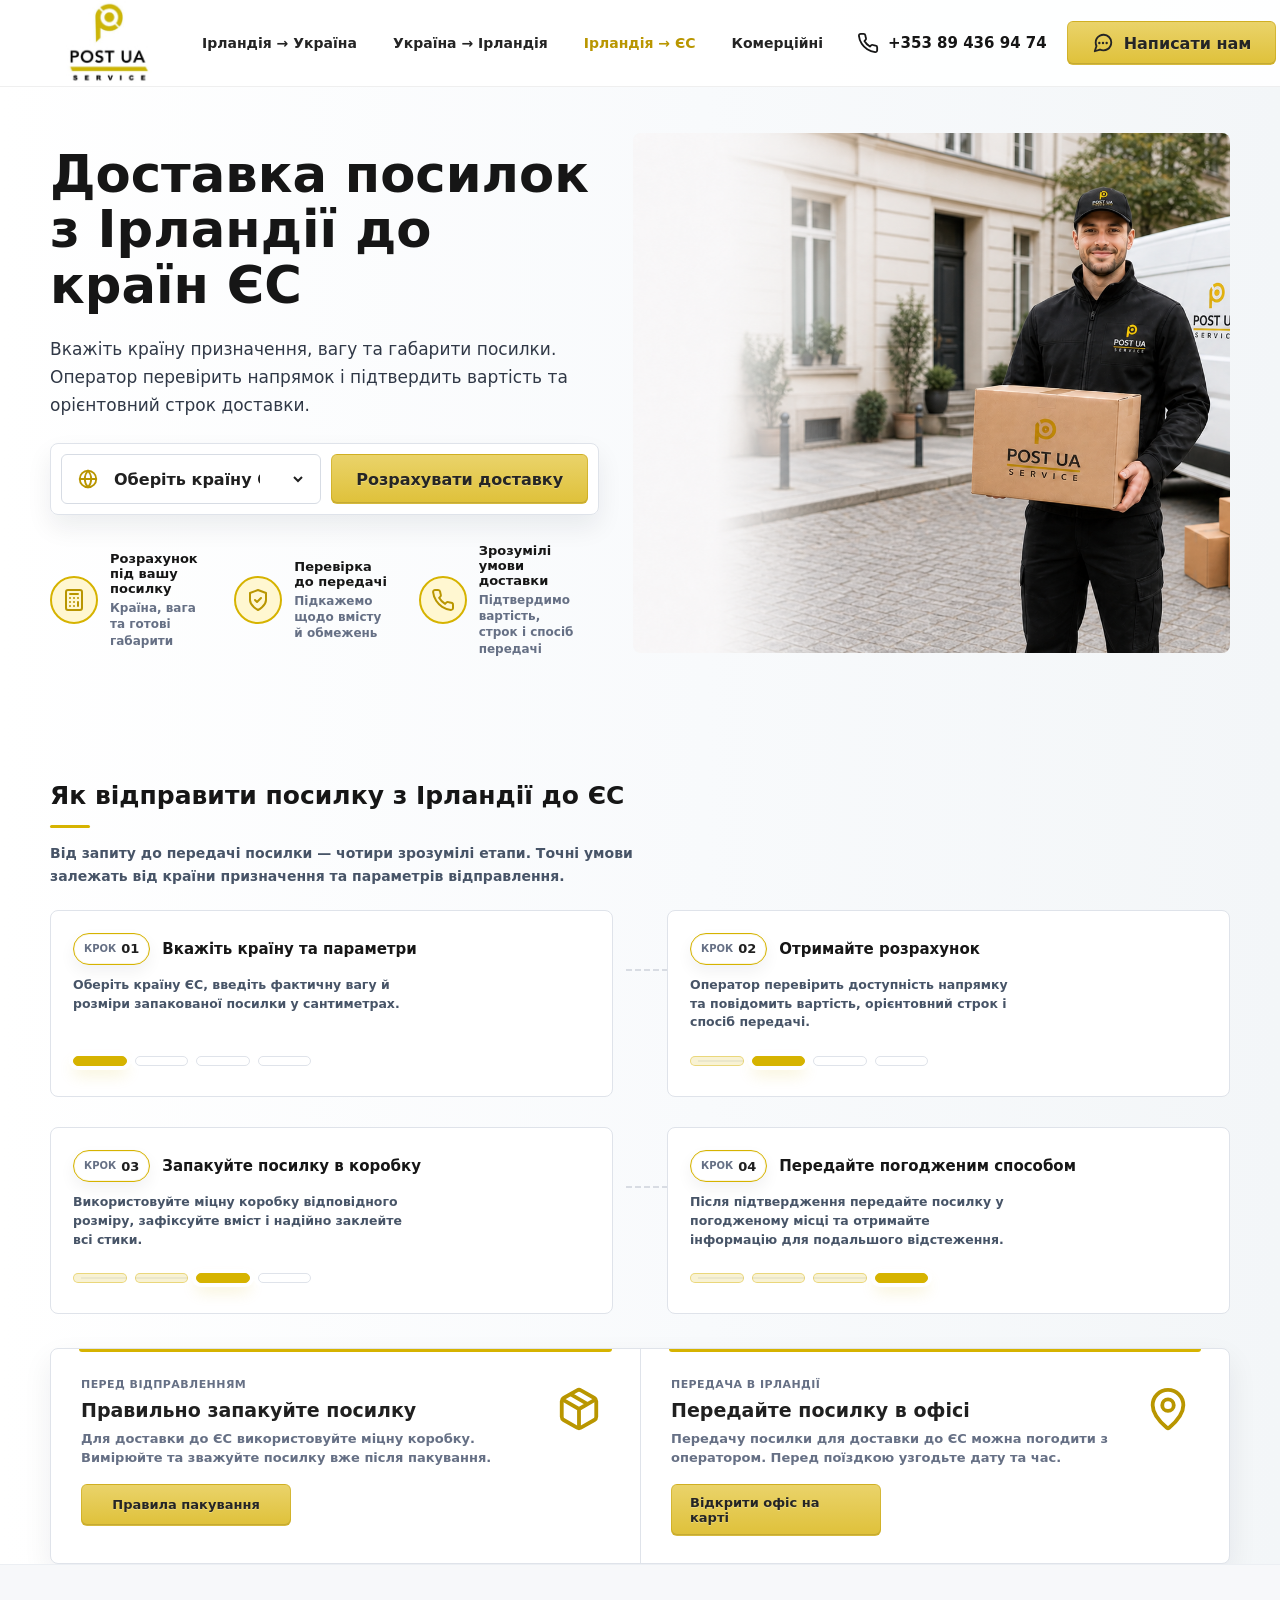
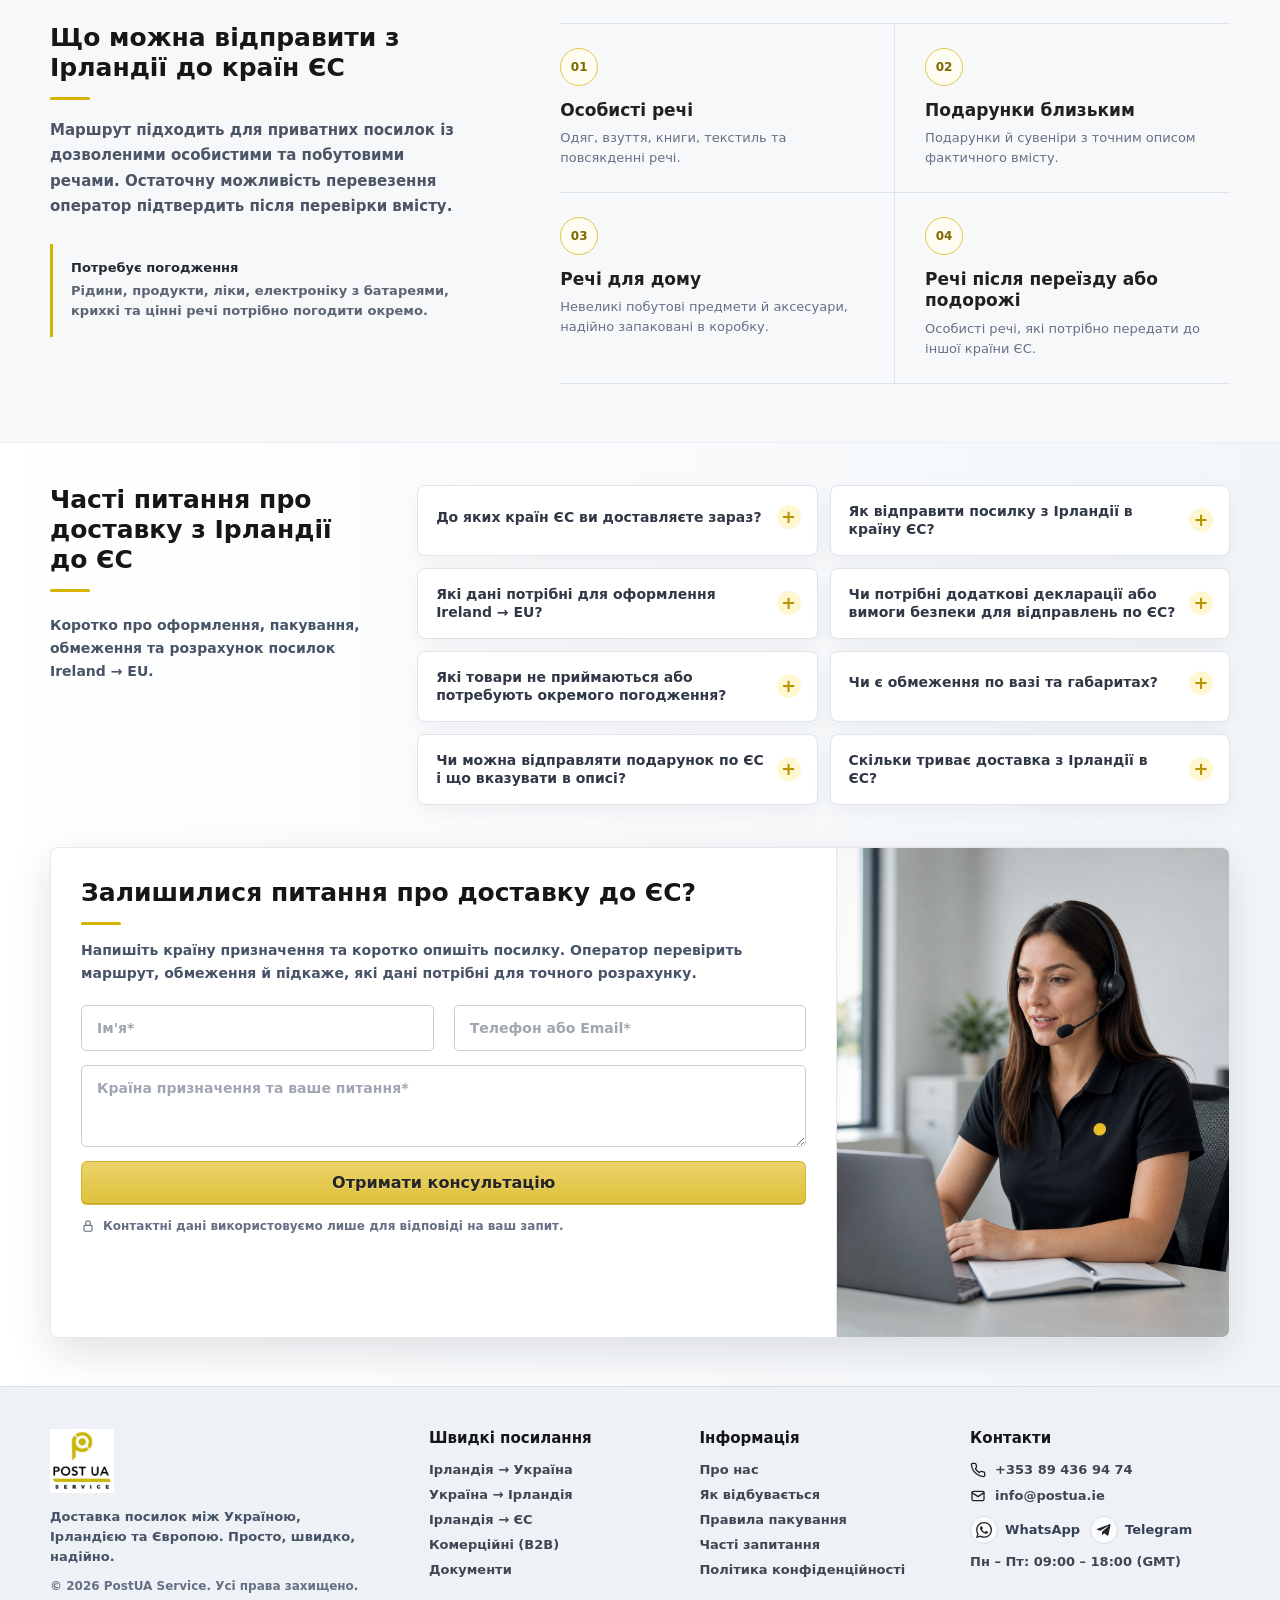
<file: irlandiya-es.html>
<!doctype html>
<html lang="uk">
<head>
  <meta charset="utf-8">
  <meta name="viewport" content="width=device-width, initial-scale=1">
  <title>Доставка посилок з Ірландії до ЄС | PostUA</title>
  <meta name="description" content="Розрахуйте доставку посилки з Ірландії до країн ЄС за країною, вагою та габаритами. Пакування в коробку, перевірка напрямку й підтвердження оператором.">
  <link rel="stylesheet" href="style.css?v=eu-1">
</head>
<body>
  <div class="page route-page eu-page">
    <header class="site-header">
      <div class="container header-inner">
        <a class="logo" href="index.html" aria-label="Post UA Service">
          <img class="logo-img" src="post-ua-service-logo.jpg" alt="POST UA Service">
        </a>
        <button class="menu-toggle" type="button" aria-controls="primary-nav" aria-expanded="false" aria-label="Відкрити меню">
          <span class="menu-toggle-lines" aria-hidden="true">
            <span></span>
            <span></span>
            <span></span>
          </span>
        </button>
        <nav class="nav" id="primary-nav" aria-label="Основна навігація">
          <a href="irlandiya-ukrayina.html">Ірландія → Україна</a>
          <a href="ukrayina-irlandiya.html">Україна → Ірландія</a>
          <a class="is-current" href="irlandiya-es.html">Ірландія → ЄС</a>
          <a href="komertsiyni-perevezennya.html">Комерційні</a>
        </nav>
        <div class="header-actions">
          <a class="phone-link" href="tel:+353894369474">
            <svg class="icon" viewBox="0 0 24 24" fill="none" aria-hidden="true">
              <path d="M22 16.9v3a2 2 0 0 1-2.18 2 19.8 19.8 0 0 1-8.63-3.07 19.5 19.5 0 0 1-6-6A19.8 19.8 0 0 1 2.1 4.18 2 2 0 0 1 4.1 2h3a2 2 0 0 1 2 1.72c.13.96.35 1.9.67 2.8a2 2 0 0 1-.45 2.11L8.1 9.86a16 16 0 0 0 6 6l1.23-1.23a2 2 0 0 1 2.11-.45c.9.32 1.84.54 2.8.67A2 2 0 0 1 22 16.9Z" stroke="currentColor" stroke-width="2" stroke-linecap="round" stroke-linejoin="round"/>
            </svg>
            <span>+353 89 436 94 74</span>
          </a>
          <a class="btn" href="#question">
            <svg class="icon" viewBox="0 0 24 24" fill="none" aria-hidden="true">
              <path d="M21 11.5a8.4 8.4 0 0 1-.9 3.8 8.5 8.5 0 0 1-7.6 4.7 8.4 8.4 0 0 1-3.8-.9L3 21l1.9-5.7a8.4 8.4 0 0 1-.9-3.8 8.5 8.5 0 0 1 4.7-7.6 8.4 8.4 0 0 1 3.8-.9H13a8.5 8.5 0 0 1 8 8v.5Z" stroke="currentColor" stroke-width="2" stroke-linecap="round" stroke-linejoin="round"/>
              <path d="M8 12h.01M12 12h.01M16 12h.01" stroke="currentColor" stroke-width="2.6" stroke-linecap="round"/>
            </svg>
            <span>Написати нам</span>
          </a>
        </div>
      </div>
    </header>

    <main>
      <section class="hero route-hero-main">
        <div class="container hero-inner route-hero-inner">
          <div class="hero-copy route-hero-copy">
            <h1>Доставка посилок з Ірландії до країн ЄС</h1>
            <p>Вкажіть країну призначення, вагу та габарити посилки. Оператор перевірить напрямок і підтвердить вартість та орієнтовний строк доставки.</p>

            <form class="eu-hero-wizard" data-eu-quote-form novalidate>
              <div class="eu-wizard-panel is-active" data-eu-panel="1">
                <label class="route-hero-input eu-country-field">
                  <span class="route-hero-input-icon" aria-hidden="true">
                    <svg class="icon" viewBox="0 0 24 24" fill="none"><circle cx="12" cy="12" r="9" stroke="currentColor" stroke-width="2"/><path d="M3 12h18M12 3c2.3 2.47 3.5 5.47 3.5 9S14.3 18.53 12 21M12 3c-2.3 2.47-3.5 5.47-3.5 9S9.7 18.53 12 21" stroke="currentColor" stroke-width="2" stroke-linecap="round"/></svg>
                  </span>
                  <span class="sr-only">Країна призначення</span>
                  <select name="country" required data-eu-country>
                    <option value="">Оберіть країну ЄС</option>
                    <option>Австрія</option><option>Бельгія</option><option>Болгарія</option><option>Греція</option><option>Данія</option><option>Естонія</option><option>Іспанія</option><option>Італія</option><option>Кіпр</option><option>Латвія</option><option>Литва</option><option>Люксембург</option><option>Мальта</option><option>Нідерланди</option><option>Німеччина</option><option>Польща</option><option>Португалія</option><option>Румунія</option><option>Словаччина</option><option>Словенія</option><option>Угорщина</option><option>Фінляндія</option><option>Франція</option><option>Хорватія</option><option>Чехія</option><option>Швеція</option>
                  </select>
                </label>
                <button class="btn" type="button" data-eu-next="2">Розрахувати доставку</button>
              </div>

              <div class="eu-wizard-panel" data-eu-panel="2" hidden>
                <div class="eu-parcel-fields">
                  <label>Вага, кг<input type="number" name="weight" min="0.1" step="0.1" placeholder="5" required></label>
                  <label>Довжина, см<input type="number" name="length" min="1" step="1" placeholder="60" required></label>
                  <label>Ширина, см<input type="number" name="width" min="1" step="1" placeholder="40" required></label>
                  <label>Висота, см<input type="number" name="height" min="1" step="1" placeholder="30" required></label>
                </div>
                <div class="eu-wizard-actions"><button class="btn btn-outline" type="button" data-eu-prev="1">Назад</button><button class="btn" type="button" data-eu-next="3">Продовжити</button></div>
              </div>

              <div class="eu-wizard-panel" data-eu-panel="3" hidden>
                <div class="eu-contact-fields">
                  <label>Ім'я<input type="text" name="name" autocomplete="name" placeholder="Ваше ім'я" required></label>
                  <label>Телефон<input type="tel" name="phone" autocomplete="tel" placeholder="+353..." required></label>
                </div>
                <div class="eu-wizard-actions"><button class="btn btn-outline" type="button" data-eu-prev="2">Назад</button><button class="btn" type="submit" data-eu-submit>Отримати розрахунок</button></div>
                <p class="route-submit-note" data-eu-submit-note hidden>Дані збережено. Оператор перевірить напрямок і зв'яжеться з вами для підтвердження розрахунку.</p>
              </div>
            </form>

            <div class="hero-features route-hero-features">
              <div class="feature"><span class="feature-icon"><svg class="icon" viewBox="0 0 24 24" fill="none" aria-hidden="true"><rect x="4" y="2" width="16" height="20" rx="2" stroke="currentColor" stroke-width="2"/><path d="M8 6h8M16 14v4M16 10h.01M12 10h.01M8 10h.01M12 14h.01M8 14h.01M12 18h.01M8 18h.01" stroke="currentColor" stroke-width="2" stroke-linecap="round"/></svg></span><span class="feature-text"><strong>Розрахунок під вашу посилку</strong><span>Країна, вага та готові габарити</span></span></div>
              <div class="feature"><span class="feature-icon"><svg class="icon" viewBox="0 0 24 24" fill="none" aria-hidden="true"><path d="M12 22s8-4 8-10V5l-8-3-8 3v7c0 6 8 10 8 10Z" stroke="currentColor" stroke-width="2" stroke-linejoin="round"/><path d="m9 12 2 2 4-4" stroke="currentColor" stroke-width="2" stroke-linecap="round" stroke-linejoin="round"/></svg></span><span class="feature-text"><strong>Перевірка до передачі</strong><span>Підкажемо щодо вмісту й обмежень</span></span></div>
              <div class="feature"><span class="feature-icon"><svg class="icon" viewBox="0 0 24 24" fill="none" aria-hidden="true"><path d="M22 16.9v3a2 2 0 0 1-2.18 2 19.8 19.8 0 0 1-8.63-3.07 19.5 19.5 0 0 1-6-6A19.8 19.8 0 0 1 2.1 4.18 2 2 0 0 1 4.1 2h3a2 2 0 0 1 2 1.72c.13.96.35 1.9.67 2.8a2 2 0 0 1-.45 2.11L8.1 9.86a16 16 0 0 0 6 6l1.23-1.23a2 2 0 0 1 2.11-.45c.9.32 1.84.54 2.8.67A2 2 0 0 1 22 16.9Z" stroke="currentColor" stroke-width="2" stroke-linecap="round" stroke-linejoin="round"/></svg></span><span class="feature-text"><strong>Зрозумілі умови доставки</strong><span>Підтвердимо вартість, строк і спосіб передачі</span></span></div>
            </div>
          </div>
          <div class="hero-art route-hero-art"><img class="hero-original-img" src="hero-ie-eu.png" width="1792" height="922" decoding="async" fetchpriority="high" alt="Кур'єр Post UA з посилкою біля автомобіля доставки в Європі"></div>
        </div>
      </section>

      <section class="section route-process" id="route-process">
        <div class="container">
          <div class="section-head"><h2 class="section-title">Як відправити посилку з Ірландії до ЄС</h2><p>Від запиту до передачі посилки — чотири зрозумілі етапи. Точні умови залежать від країни призначення та параметрів відправлення.</p></div>
          <div class="work-grid route-process-grid documents-process-grid">
            <article class="work-step"><div class="work-step-copy"><div class="work-step-heading"><span class="work-step-number">01</span><strong>Вкажіть країну та параметри</strong></div><p>Оберіть країну ЄС, введіть фактичну вагу й розміри запакованої посилки у сантиметрах.</p></div><div class="work-visual" aria-hidden="true"><span class="work-route-dots"><span class="is-active"></span><span></span><span></span><span></span></span></div></article>
            <article class="work-step"><div class="work-step-copy"><div class="work-step-heading"><span class="work-step-number">02</span><strong>Отримайте розрахунок</strong></div><p>Оператор перевірить доступність напрямку та повідомить вартість, орієнтовний строк і спосіб передачі.</p></div><div class="work-visual" aria-hidden="true"><span class="work-route-dots"><span class="is-complete"></span><span class="is-active"></span><span></span><span></span></span></div></article>
            <article class="work-step"><div class="work-step-copy"><div class="work-step-heading"><span class="work-step-number">03</span><strong>Запакуйте посилку в коробку</strong></div><p>Використовуйте міцну коробку відповідного розміру, зафіксуйте вміст і надійно заклейте всі стики.</p></div><div class="work-visual" aria-hidden="true"><span class="work-route-dots"><span class="is-complete"></span><span class="is-complete"></span><span class="is-active"></span><span></span></span></div></article>
            <article class="work-step"><div class="work-step-copy"><div class="work-step-heading"><span class="work-step-number">04</span><strong>Передайте погодженим способом</strong></div><p>Після підтвердження передайте посилку у погодженому місці та отримайте інформацію для подальшого відстеження.</p></div><div class="work-visual" aria-hidden="true"><span class="work-route-dots"><span class="is-complete"></span><span class="is-complete"></span><span class="is-complete"></span><span class="is-active"></span></span></div></article>
          </div>
          <div class="route-process-actions" aria-label="Пакування та передача посилки">
            <article class="route-process-action">
              <div class="route-process-action-copy"><small>Перед відправленням</small><strong>Правильно запакуйте посилку</strong><span>Для доставки до ЄС використовуйте міцну коробку. Вимірюйте та зважуйте посилку вже після пакування.</span><a class="btn route-process-action-btn" href="pravyla-pakuvannya.html#box">Правила пакування</a></div>
              <span class="route-process-action-icon" aria-hidden="true"><svg viewBox="0 0 24 24" fill="none"><path d="M21 8a2 2 0 0 0-1-1.73l-7-4a2 2 0 0 0-2 0l-7 4A2 2 0 0 0 3 8v8a2 2 0 0 0 1 1.73l7 4a2 2 0 0 0 2 0l7-4A2 2 0 0 0 21 16Z" stroke="currentColor" stroke-width="2" stroke-linejoin="round"/><path d="m7.5 4.27 9 5.15M3.29 7 12 12l8.71-5M12 22V12" stroke="currentColor" stroke-width="2" stroke-linejoin="round"/></svg></span>
            </article>
            <article class="route-process-action">
              <div class="route-process-action-copy"><small>Передача в Ірландії</small><strong>Передайте посилку в офісі</strong><span>Передачу посилки для доставки до ЄС можна погодити з оператором. Перед поїздкою узгодьте дату та час.</span><a class="btn route-process-action-btn" href="https://maps.app.goo.gl/urjNV3EzLcqLgsvo9" target="_blank" rel="noopener">Відкрити офіс на карті</a></div>
              <span class="route-process-action-icon" aria-hidden="true"><svg viewBox="0 0 24 24" fill="none"><path d="M20 10c0 4.99-5.54 10.19-7.4 11.8a1 1 0 0 1-1.2 0C9.54 20.19 4 14.99 4 10a8 8 0 0 1 16 0Z" stroke="currentColor" stroke-width="2" stroke-linejoin="round"/><circle cx="12" cy="10" r="3" stroke="currentColor" stroke-width="2"/></svg></span>
            </article>
          </div>
        </div>
      </section>

      <section class="section packing-guide packing-guide-muted" id="shipment-examples">
        <div class="container packing-guide-grid">
          <div class="packing-guide-head">
            <div class="section-head">
              <h2 class="section-title">Що можна відправити з Ірландії до країн ЄС</h2>
            </div>
            <p>Маршрут підходить для приватних посилок із дозволеними особистими та побутовими речами. Остаточну можливість перевезення оператор підтвердить після перевірки вмісту.</p>
            <aside class="packing-limit">
              <strong>Потребує погодження</strong>
              <span>Рідини, продукти, ліки, електроніку з батареями, крихкі та цінні речі потрібно погодити окремо.</span>
            </aside>
          </div>
          <div class="eu-use-case-list" aria-label="Приклади відправлень до країн ЄС">
            <article class="eu-use-case">
              <span class="eu-use-case-number" aria-hidden="true">01</span>
              <h3>Особисті речі</h3>
              <p>Одяг, взуття, книги, текстиль та повсякденні речі.</p>
            </article>
            <article class="eu-use-case">
              <span class="eu-use-case-number" aria-hidden="true">02</span>
              <h3>Подарунки близьким</h3>
              <p>Подарунки й сувеніри з точним описом фактичного вмісту.</p>
            </article>
            <article class="eu-use-case">
              <span class="eu-use-case-number" aria-hidden="true">03</span>
              <h3>Речі для дому</h3>
              <p>Невеликі побутові предмети й аксесуари, надійно запаковані в коробку.</p>
            </article>
            <article class="eu-use-case">
              <span class="eu-use-case-number" aria-hidden="true">04</span>
              <h3>Речі після переїзду або подорожі</h3>
              <p>Особисті речі, які потрібно передати до іншої країни ЄС.</p>
            </article>
          </div>
        </div>
      </section>

      <section class="section" id="faq">
        <div class="container faq-block">
          <div><div class="section-head"><h2 class="section-title">Часті питання про доставку з Ірландії до ЄС</h2></div><p class="faq-intro">Коротко про оформлення, пакування, обмеження та розрахунок посилок Ireland → EU.</p></div>
          <div class="faq-list">
            <details class="faq-item"><summary>До яких країн ЄС ви доставляєте зараз?</summary><p>Доступність залежить від конкретної країни та поточного маршруту. Оберіть країну у формі або напишіть оператору — ми перевіримо можливість доставки до оформлення посилки.</p></details>
            <details class="faq-item"><summary>Як відправити посилку з Ірландії в країну ЄС?</summary><p>Вкажіть країну призначення, вагу, габарити й контакти. Після перевірки оператор повідомить вартість, орієнтовний строк і погодить спосіб передачі посилки.</p></details>
            <details class="faq-item"><summary>Які дані потрібні для оформлення Ireland → EU?</summary><p>Потрібні країна призначення, довжина, ширина та висота запакованої коробки, фактична вага, короткий опис вмісту, ім'я та номер телефону відправника.</p></details>
            <details class="faq-item"><summary>Чи потрібні додаткові декларації або вимоги безпеки для відправлень по ЄС?</summary><p>Для переміщення між країнами ЄС митна декларація зазвичай не потрібна, але перевізник може вимагати опис вмісту або додаткові безпекові дані. Оператор повідомить про це під час перевірки заявки.</p></details>
            <details class="faq-item"><summary>Які товари не приймаються або потребують окремого погодження?</summary><p>Небезпечні та заборонені товари не приймаються. Рідини, продукти, ліки, електроніку з батареями, крихкі та цінні речі потрібно погодити до пакування.</p></details>
            <details class="faq-item"><summary>Чи є обмеження по вазі та габаритах?</summary><p>Ліміти залежать від країни, перевізника та формату доставки. Введіть параметри готової коробки — оператор перевірить їх для обраного напрямку.</p></details>
            <details class="faq-item"><summary>Чи можна відправляти подарунок по ЄС і що вказувати в описі?</summary><p>Можливість залежить від фактичного вмісту. В описі потрібно перелічити конкретні предмети, а не обмежуватися словом «подарунок».</p></details>
            <details class="faq-item"><summary>Скільки триває доставка з Ірландії в ЄС?</summary><p>Строк залежить від країни призначення, маршруту та обраного способу доставки. Орієнтовний термін оператор підтвердить разом із розрахунком.</p></details>
          </div>
        </div>
      </section>

      <section class="section" id="question">
        <div class="container contact-panel contact-panel-question-only">
          <div class="question-form"><div class="question-form-head"><h2>Залишилися питання про доставку до ЄС?</h2><p class="question-intro">Напишіть країну призначення та коротко опишіть посилку. Оператор перевірить маршрут, обмеження й підкаже, які дані потрібні для точного розрахунку.</p></div><form class="form-grid" aria-label="Запитання про доставку до ЄС"><label class="field"><span class="sr-only">Ім'я</span><input type="text" name="name" placeholder="Ім'я*" autocomplete="name" required></label><label class="field"><span class="sr-only">Телефон або Email</span><input type="text" name="contact" placeholder="Телефон або Email*" autocomplete="tel" required></label><label class="field wide"><span class="sr-only">Ваше питання</span><textarea name="message" placeholder="Країна призначення та ваше питання*" required></textarea></label><button class="btn wide" type="button">Отримати консультацію</button><span class="privacy"><svg width="14" height="14" viewBox="0 0 24 24" fill="none" aria-hidden="true"><rect x="5" y="11" width="14" height="10" rx="2" stroke="currentColor" stroke-width="2"/><path d="M8 11V7a4 4 0 0 1 8 0v4" stroke="currentColor" stroke-width="2"/></svg>Контактні дані використовуємо лише для відповіді на ваш запит.</span></form></div>
          <figure class="question-person"><img src="support-consultant-prototype.png" width="1152" height="1440" loading="lazy" decoding="async" alt="Консультантка Post UA відповідає на запитання про доставку до ЄС"></figure>
        </div>
      </section>
    </main>

    <footer class="site-footer">
      <div class="container footer-main">
        <div class="footer-col footer-brand">
          <a class="logo" href="index.html" aria-label="Post UA Service">
            <img class="logo-img" src="post-ua-service-logo.jpg" alt="POST UA Service">
          </a>
          <p class="footer-copy">Доставка посилок між Україною, Ірландією та Європою. Просто, швидко, надійно.</p>
          <p class="footer-note">© <span data-current-year>2026</span> PostUA Service. Усі права захищено.</p>
        </div>
        <div class="footer-col">
          <h3>Швидкі посилання</h3>
          <ul>
            <li><a href="irlandiya-ukrayina.html">Ірландія → Україна</a></li>
            <li><a href="ukrayina-irlandiya.html">Україна → Ірландія</a></li>
            <li><a href="irlandiya-es.html" aria-current="page">Ірландія → ЄС</a></li>
            <li><a href="komertsiyni-perevezennya.html">Комерційні (B2B)</a></li>
            <li><a href="dokumenty.html">Документи</a></li>
          </ul>
        </div>
        <div class="footer-col">
          <h3>Інформація</h3>
          <ul>
            <li><a href="#">Про нас</a></li>
            <li><a href="#route-process">Як відбувається</a></li>
            <li><a href="pravyla-pakuvannya.html">Правила пакування</a></li>
            <li><a href="#faq">Часті запитання</a></li>
            <li><a href="#">Політика конфіденційності</a></li>
          </ul>
        </div>
        <div class="footer-col">
          <h3>Контакти</h3>
          <ul>
            <li class="footer-contact-row">
              <svg viewBox="0 0 24 24" fill="none" aria-hidden="true">
                <path d="M22 16.9v3a2 2 0 0 1-2.18 2 19.8 19.8 0 0 1-8.63-3.07 19.5 19.5 0 0 1-6-6A19.8 19.8 0 0 1 2.1 4.18 2 2 0 0 1 4.1 2h3a2 2 0 0 1 2 1.72c.13.96.35 1.9.67 2.8a2 2 0 0 1-.45 2.11L8.1 9.86a16 16 0 0 0 6 6l1.23-1.23a2 2 0 0 1 2.11-.45c.9.32 1.84.54 2.8.67A2 2 0 0 1 22 16.9Z" stroke="currentColor" stroke-width="2" stroke-linecap="round" stroke-linejoin="round"/>
              </svg>
              +353 89 436 94 74
            </li>
            <li class="footer-contact-row">
              <svg viewBox="0 0 24 24" fill="none" aria-hidden="true">
                <rect x="3" y="5" width="18" height="14" rx="2" stroke="currentColor" stroke-width="2"/>
                <path d="m3 7 9 6 9-6" stroke="currentColor" stroke-width="2" stroke-linecap="round" stroke-linejoin="round"/>
              </svg>
              info@postua.ie
            </li>
            <li class="footer-messengers">
              <a class="footer-messenger" href="#">
                <span class="footer-messenger-icon" aria-hidden="true">
                  <svg viewBox="0 0 24 24">
                    <path class="icon-fill" d="M20.52 3.45A11.83 11.83 0 0 0 12.08 0C5.5 0 .16 5.33.16 11.9c0 2.09.55 4.13 1.59 5.93L.06 24l6.31-1.65a11.87 11.87 0 0 0 5.7 1.45h.01c6.57 0 11.91-5.34 11.91-11.9 0-3.18-1.24-6.17-3.47-8.45ZM12.08 21.8h-.01a9.88 9.88 0 0 1-5.04-1.38l-.36-.21-3.75.98 1-3.65-.24-.38a9.86 9.86 0 0 1-1.51-5.26c0-5.46 4.45-9.9 9.91-9.9 2.65 0 5.13 1.03 7 2.9a9.84 9.84 0 0 1 2.9 7c0 5.46-4.45 9.9-9.9 9.9Zm5.43-7.4c-.3-.15-1.76-.87-2.04-.97-.27-.1-.47-.15-.67.15-.2.3-.77.97-.94 1.16-.17.2-.35.22-.65.08-.3-.15-1.26-.46-2.4-1.48-.89-.79-1.49-1.76-1.66-2.06-.17-.3-.02-.46.13-.61.14-.13.3-.35.45-.52.15-.18.2-.3.3-.5.1-.2.05-.37-.03-.52-.07-.15-.67-1.61-.92-2.21-.24-.58-.49-.5-.67-.51h-.57c-.2 0-.52.08-.79.37-.27.3-1.04 1.02-1.04 2.48 0 1.47 1.07 2.88 1.22 3.08.15.2 2.1 3.2 5.09 4.49.71.31 1.26.49 1.7.62.71.23 1.36.2 1.87.12.57-.09 1.76-.72 2.01-1.41.25-.7.25-1.29.17-1.42-.07-.12-.27-.2-.57-.35Z"/>
                  </svg>
                </span>
                WhatsApp
              </a>
              <a class="footer-messenger" href="https://t.me/Post2Ua">
                <span class="footer-messenger-icon" aria-hidden="true">
                  <svg viewBox="0 0 24 24">
                    <path class="icon-fill" d="M21.72 4.7 18.6 19.42c-.24 1.05-.85 1.31-1.72.82l-4.75-3.5-2.29 2.2c-.25.25-.47.47-.96.47l.34-4.84L18.04 6.6c.38-.34-.08-.53-.6-.2L6.55 13.26l-4.69-1.47c-1.02-.32-1.04-1.02.21-1.5L20.4 3.22c.85-.32 1.6.2 1.32 1.48Z"/>
                  </svg>
                </span>
                Telegram
              </a>
            </li>
            <li><strong>Пн – Пт:</strong> 09:00 – 18:00 (GMT)</li>
          </ul>
        </div>
      </div>
    </footer>
  </div>

  <script src="script.js"></script>
</body>
</html>
</file>
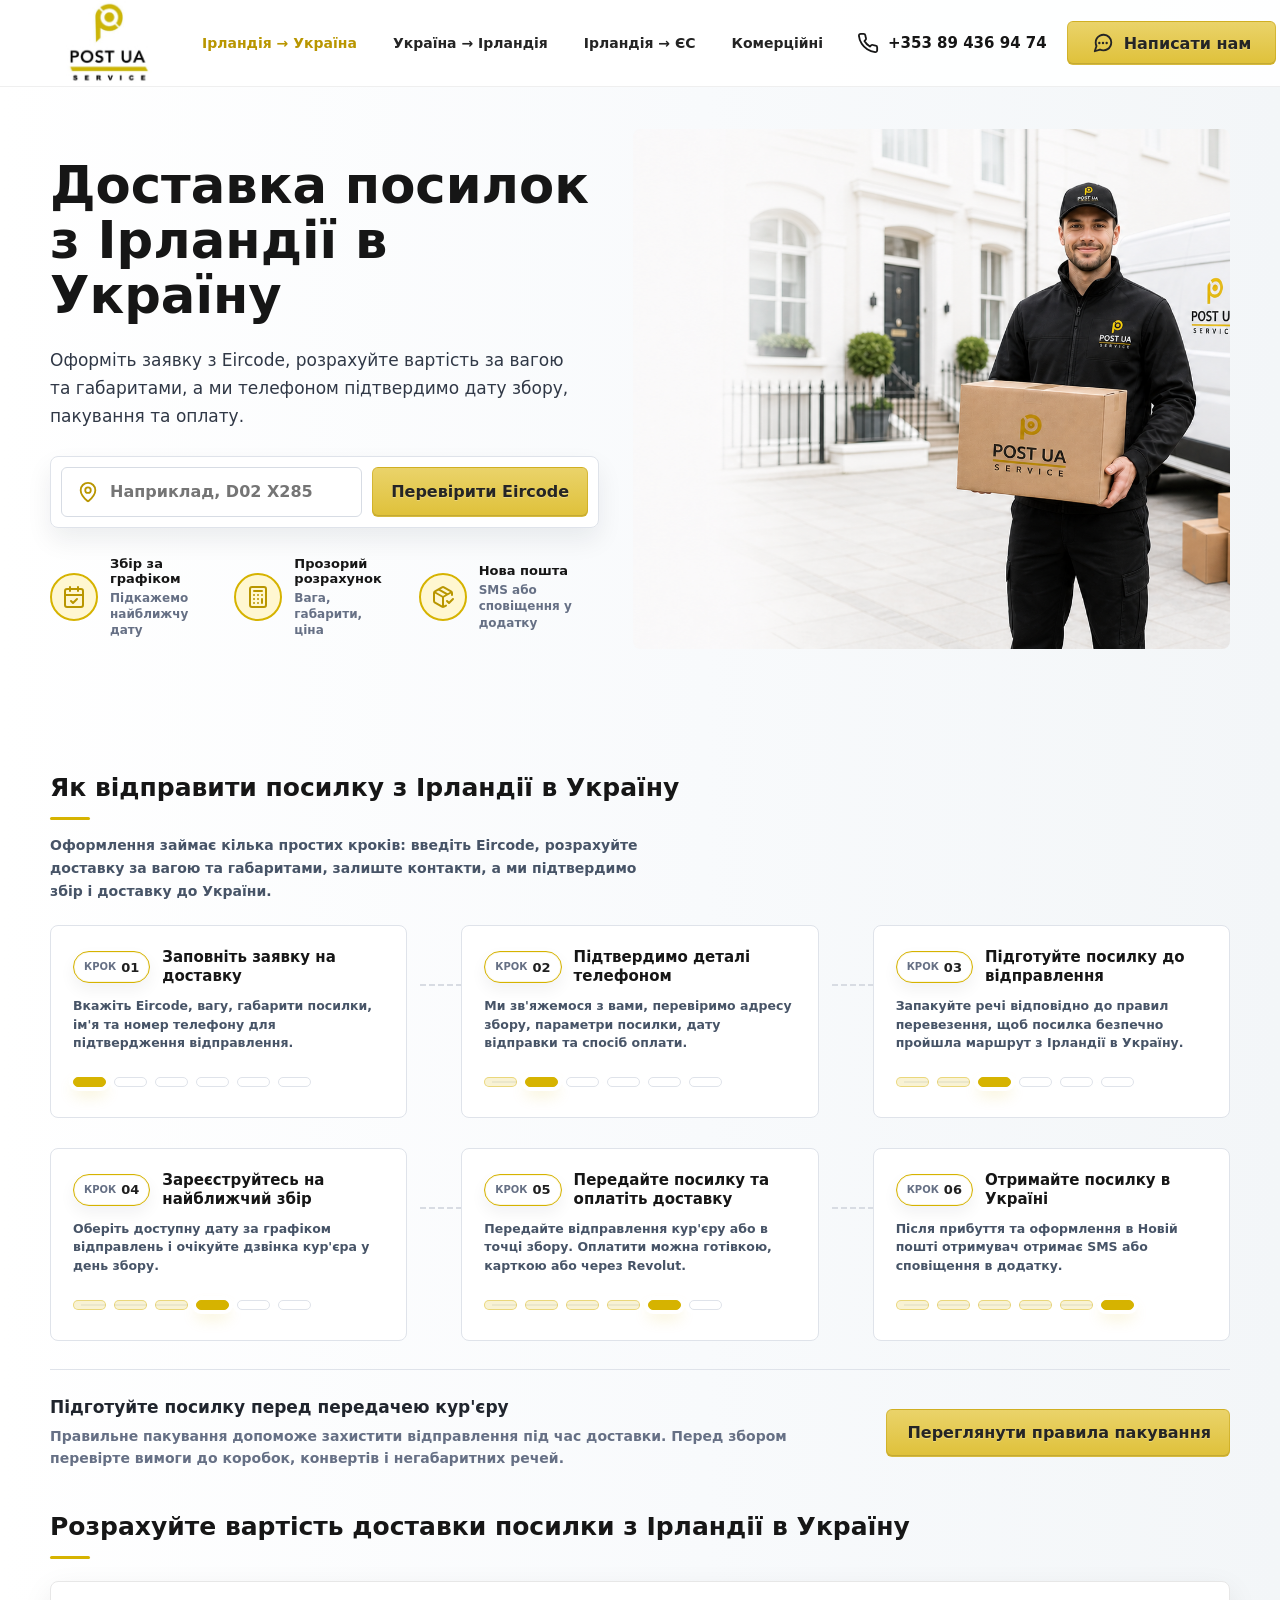
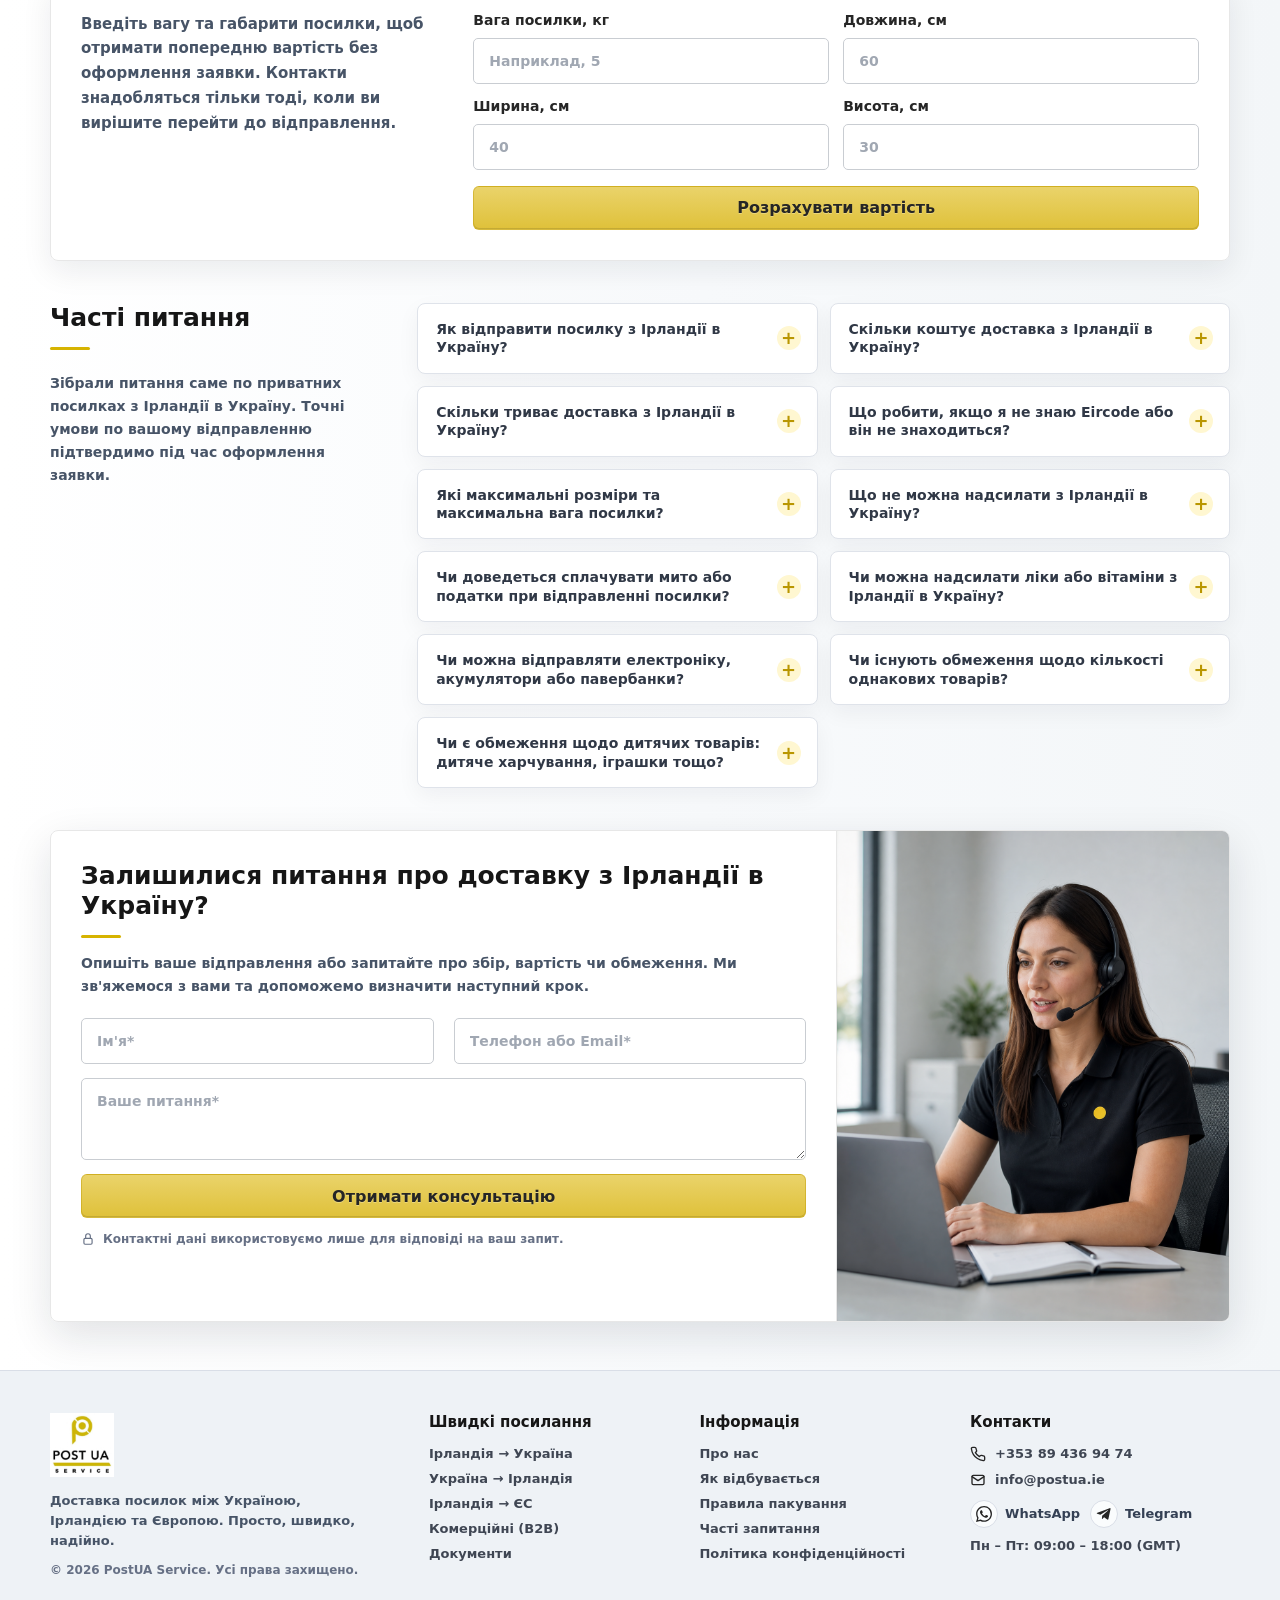
<file: irlandiya-ukrayina.html>
<!doctype html>
<html lang="uk">
<head>
  <meta charset="utf-8">
  <meta name="viewport" content="width=device-width, initial-scale=1">
  <title>Доставка посилок з Ірландії в Україну | Post UA Service</title>
  <meta name="description" content="Оформлення приватних посилок з Ірландії в Україну: перевірка Eircode, розрахунок ваги та розміру, заявка на відправку.">
  <link rel="stylesheet" href="style.css">
</head>
<body>
  <div class="page route-page">
    <header class="site-header">
      <div class="container header-inner">
        <a class="logo" href="index.html" aria-label="Post UA Service">
          <img class="logo-img" src="post-ua-service-logo.jpg" alt="POST UA Service">
        </a>
        <button class="menu-toggle" type="button" aria-controls="primary-nav" aria-expanded="false" aria-label="Відкрити меню">
          <span class="menu-toggle-lines" aria-hidden="true">
            <span></span>
            <span></span>
            <span></span>
          </span>
        </button>
        <nav class="nav" id="primary-nav" aria-label="Основна навігація">
          <a class="is-current" href="irlandiya-ukrayina.html">Ірландія → Україна</a>
          <a href="ukrayina-irlandiya.html">Україна → Ірландія</a>
          <a href="irlandiya-es.html">Ірландія → ЄС</a>
          <a href="komertsiyni-perevezennya.html">Комерційні</a>
        </nav>
        <div class="header-actions">
          <a class="phone-link" href="tel:+353894369474">
            <svg class="icon" viewBox="0 0 24 24" fill="none" aria-hidden="true">
              <path d="M22 16.9v3a2 2 0 0 1-2.18 2 19.8 19.8 0 0 1-8.63-3.07 19.5 19.5 0 0 1-6-6A19.8 19.8 0 0 1 2.1 4.18 2 2 0 0 1 4.1 2h3a2 2 0 0 1 2 1.72c.13.96.35 1.9.67 2.8a2 2 0 0 1-.45 2.11L8.1 9.86a16 16 0 0 0 6 6l1.23-1.23a2 2 0 0 1 2.11-.45c.9.32 1.84.54 2.8.67A2 2 0 0 1 22 16.9Z" stroke="currentColor" stroke-width="2" stroke-linecap="round" stroke-linejoin="round"/>
            </svg>
            <span>+353 89 436 94 74</span>
          </a>
          <a class="btn" href="#question">
            <svg class="icon" viewBox="0 0 24 24" fill="none" aria-hidden="true">
              <path d="M21 11.5a8.4 8.4 0 0 1-.9 3.8 8.5 8.5 0 0 1-7.6 4.7 8.4 8.4 0 0 1-3.8-.9L3 21l1.9-5.7a8.4 8.4 0 0 1-.9-3.8 8.5 8.5 0 0 1 4.7-7.6 8.4 8.4 0 0 1 3.8-.9H13a8.5 8.5 0 0 1 8 8v.5Z" stroke="currentColor" stroke-width="2" stroke-linecap="round" stroke-linejoin="round"/>
              <path d="M8 12h.01M12 12h.01M16 12h.01" stroke="currentColor" stroke-width="2.6" stroke-linecap="round"/>
            </svg>
            <span>Написати нам</span>
          </a>
        </div>
      </div>
    </header>

    <main>
      <section class="hero route-hero-main">
        <div class="container hero-inner route-hero-inner">
          <div class="hero-copy route-hero-copy">
            <h1>Доставка посилок з Ірландії в Україну</h1>
            <p>Оформіть заявку з Eircode, розрахуйте вартість за вагою та габаритами, а ми телефоном підтвердимо дату збору, пакування та оплату.</p>

            <form class="route-hero-check" data-route-eircode-form>
              <label class="route-hero-input">
                <span class="route-hero-input-icon" aria-hidden="true">
                  <svg class="icon" viewBox="0 0 24 24" fill="none">
                    <path d="M20 10c0 4.99-5.54 10.19-7.4 11.8a1 1 0 0 1-1.2 0C9.54 20.19 4 14.99 4 10a8 8 0 0 1 16 0Z" stroke="currentColor" stroke-width="2" stroke-linejoin="round"/>
                    <circle cx="12" cy="10" r="3" stroke="currentColor" stroke-width="2"/>
                  </svg>
                </span>
                <span class="sr-only">Введіть Eircode</span>
                <input type="text" placeholder="Наприклад, D02 X285" autocomplete="postal-code" data-route-eircode-input>
              </label>
              <button class="btn" type="submit">Перевірити Eircode</button>
            </form>

            <div class="hero-features route-hero-features">
              <div class="feature">
                <span class="feature-icon">
                  <svg class="icon" viewBox="0 0 24 24" fill="none" aria-hidden="true">
                    <path d="M8 2v4M16 2v4" stroke="currentColor" stroke-width="2" stroke-linecap="round"/>
                    <rect x="3" y="4" width="18" height="18" rx="2" stroke="currentColor" stroke-width="2"/>
                    <path d="M3 10h18M9 16l2 2 4-4" stroke="currentColor" stroke-width="2" stroke-linecap="round" stroke-linejoin="round"/>
                  </svg>
                </span>
                <span class="feature-text"><strong>Збір за графіком</strong><span>Підкажемо найближчу дату</span></span>
              </div>
              <div class="feature">
                <span class="feature-icon">
                  <svg class="icon" viewBox="0 0 24 24" fill="none" aria-hidden="true">
                    <rect x="4" y="2" width="16" height="20" rx="2" stroke="currentColor" stroke-width="2"/>
                    <path d="M8 6h8M16 14v4M16 10h.01M12 10h.01M8 10h.01M12 14h.01M8 14h.01M12 18h.01M8 18h.01" stroke="currentColor" stroke-width="2" stroke-linecap="round"/>
                  </svg>
                </span>
                <span class="feature-text"><strong>Прозорий розрахунок</strong><span>Вага, габарити, ціна</span></span>
              </div>
              <div class="feature">
                <span class="feature-icon">
                  <svg class="icon" viewBox="0 0 24 24" fill="none" aria-hidden="true">
                    <path d="m16 16 2 2 4-4" stroke="currentColor" stroke-width="2" stroke-linecap="round" stroke-linejoin="round"/>
                    <path d="M21 10V8a2 2 0 0 0-1-1.73l-7-4a2 2 0 0 0-2 0l-7 4A2 2 0 0 0 3 8v8a2 2 0 0 0 1 1.73l7 4a2 2 0 0 0 2 0l2-1.14" stroke="currentColor" stroke-width="2" stroke-linecap="round" stroke-linejoin="round"/>
                    <path d="M7.5 4.27 16.5 9.42M3.29 7 12 12l8.71-5M12 22V12" stroke="currentColor" stroke-width="2" stroke-linejoin="round"/>
                  </svg>
                </span>
                <span class="feature-text"><strong>Нова пошта</strong><span>SMS або сповіщення у додатку</span></span>
              </div>
            </div>
          </div>
          <div class="hero-art route-hero-art" aria-hidden="true">
            <img class="hero-original-img" src="hero-ie-ua.png" alt="">
          </div>
        </div>
      </section>

      <section class="section route-process" id="route-process">
        <div class="container">
          <div class="section-head">
            <h2 class="section-title">Як відправити посилку з Ірландії в Україну</h2>
            <p>Оформлення займає кілька простих кроків: введіть Eircode, розрахуйте доставку за вагою та габаритами, залиште контакти, а ми підтвердимо збір і доставку до України.</p>
          </div>

          <div class="work-grid route-process-grid">
            <article class="work-step">
              <div class="work-step-copy">
                <div class="work-step-heading">
                  <span class="work-step-number">01</span>
                  <strong>Заповніть заявку на доставку</strong>
                </div>
                <p>Вкажіть Eircode, вагу, габарити посилки, ім'я та номер телефону для підтвердження відправлення.</p>
              </div>
              <div class="work-visual" aria-hidden="true">
                <span class="work-route-dots"><span class="is-active"></span><span></span><span></span><span></span><span></span><span></span></span>
              </div>
            </article>
            <article class="work-step">
              <div class="work-step-copy">
                <div class="work-step-heading">
                  <span class="work-step-number">02</span>
                  <strong>Підтвердимо деталі телефоном</strong>
                </div>
                <p>Ми зв'яжемося з вами, перевіримо адресу збору, параметри посилки, дату відправки та спосіб оплати.</p>
              </div>
              <div class="work-visual" aria-hidden="true">
                <span class="work-route-dots"><span class="is-complete"></span><span class="is-active"></span><span></span><span></span><span></span><span></span></span>
              </div>
            </article>
            <article class="work-step">
              <div class="work-step-copy">
                <div class="work-step-heading">
                  <span class="work-step-number">03</span>
                  <strong>Підготуйте посилку до відправлення</strong>
                </div>
                <p>Запакуйте речі відповідно до правил перевезення, щоб посилка безпечно пройшла маршрут з Ірландії в Україну.</p>
              </div>
              <div class="work-visual" aria-hidden="true">
                <span class="work-route-dots"><span class="is-complete"></span><span class="is-complete"></span><span class="is-active"></span><span></span><span></span><span></span></span>
              </div>
            </article>
            <article class="work-step">
              <div class="work-step-copy">
                <div class="work-step-heading">
                  <span class="work-step-number">04</span>
                  <strong>Зареєструйтесь на найближчий збір</strong>
                </div>
                <p>Оберіть доступну дату за графіком відправлень і очікуйте дзвінка кур'єра у день збору.</p>
              </div>
              <div class="work-visual" aria-hidden="true">
                <span class="work-route-dots"><span class="is-complete"></span><span class="is-complete"></span><span class="is-complete"></span><span class="is-active"></span><span></span><span></span></span>
              </div>
            </article>
            <article class="work-step">
              <div class="work-step-copy">
                <div class="work-step-heading">
                  <span class="work-step-number">05</span>
                  <strong>Передайте посилку та оплатіть доставку</strong>
                </div>
                <p>Передайте відправлення кур'єру або в точці збору. Оплатити можна готівкою, карткою або через Revolut.</p>
              </div>
              <div class="work-visual" aria-hidden="true">
                <span class="work-route-dots"><span class="is-complete"></span><span class="is-complete"></span><span class="is-complete"></span><span class="is-complete"></span><span class="is-active"></span><span></span></span>
              </div>
            </article>
            <article class="work-step">
              <div class="work-step-copy">
                <div class="work-step-heading">
                  <span class="work-step-number">06</span>
                  <strong>Отримайте посилку в Україні</strong>
                </div>
                <p>Після прибуття та оформлення в Новій пошті отримувач отримає SMS або сповіщення в додатку.</p>
              </div>
              <div class="work-visual" aria-hidden="true">
                <span class="work-route-dots"><span class="is-complete"></span><span class="is-complete"></span><span class="is-complete"></span><span class="is-complete"></span><span class="is-complete"></span><span class="is-active"></span></span>
              </div>
            </article>
          </div>

          <aside class="route-process-packing" aria-labelledby="route-packing-title">
            <div class="route-process-packing-copy">
              <strong id="route-packing-title">Підготуйте посилку перед передачею кур'єру</strong>
              <p>Правильне пакування допоможе захистити відправлення під час доставки. Перед збором перевірте вимоги до коробок, конвертів і негабаритних речей.</p>
            </div>
            <a class="btn route-process-packing-link" href="pravyla-pakuvannya.html">
              <span>Переглянути правила пакування</span>
            </a>
          </aside>
        </div>
      </section>

      <section class="section" id="calculator">
        <div class="container">
          <div class="section-head">
            <h2 class="section-title">Розрахуйте вартість доставки посилки з Ірландії в Україну</h2>
          </div>
          <div class="booking-card route-calculator" data-simple-calculator>
            <div class="route-calculator-copy">
              <p>Введіть вагу та габарити посилки, щоб отримати попередню вартість без оформлення заявки. Контакти знадобляться тільки тоді, коли ви вирішите перейти до відправлення.</p>
            </div>
            <div class="route-calculator-form">
              <div class="parcel-grid">
                <label class="field route-field">
                  Вага посилки, кг
                  <input type="number" min="0" step="0.1" placeholder="Наприклад, 5" data-simple-calc-field="weight">
                </label>
                <label class="field route-field">
                  Довжина, см
                  <input type="number" min="0" step="1" placeholder="60" data-simple-calc-field="length">
                </label>
                <label class="field route-field">
                  Ширина, см
                  <input type="number" min="0" step="1" placeholder="40" data-simple-calc-field="width">
                </label>
                <label class="field route-field">
                  Висота, см
                  <input type="number" min="0" step="1" placeholder="30" data-simple-calc-field="height">
                </label>
              </div>
              <button class="btn" type="button" data-simple-calc-submit>Розрахувати вартість</button>
              <div class="route-calc-result" data-simple-calc-result hidden>
                <div>
                  <span>Попередня вартість доставки</span>
                  <strong data-simple-calc-output="price">від 25 EUR</strong>
                  <small>Точну суму підтвердимо телефоном після перевірки адреси збору та параметрів посилки.</small>
                </div>
                <button class="btn btn-outline" type="button" data-scroll-to-wizard>Продовжити оформлення</button>
              </div>
            </div>
          </div>
        </div>
      </section>

      <section class="section" id="faq">
        <div class="container faq-block">
          <div>
            <div class="section-head">
              <h2 class="section-title">Часті питання</h2>
            </div>
            <p class="faq-intro">Зібрали питання саме по приватних посилках з Ірландії в Україну. Точні умови по вашому відправленню підтвердимо під час оформлення заявки.</p>
          </div>
          <div class="faq-list">
            <details class="faq-item">
              <summary>Як відправити посилку з Ірландії в Україну?</summary>
              <p>Заповніть заявку на сайті, вкажіть Eircode, розмір, вагу, ім'я та телефон. Після цього ми зв'яжемося з вами, підтвердимо деталі, дату збору та спосіб передачі посилки.</p>
            </details>
            <details class="faq-item">
              <summary>Скільки коштує доставка з Ірландії в Україну?</summary>
              <p>Вартість залежить від фактичної або об'ємної ваги, габаритів, кількості посилок і формату забору. Попередній розрахунок можна зробити у калькуляторі, точну суму підтвердимо телефоном.</p>
            </details>
            <details class="faq-item">
              <summary>Скільки триває доставка з Ірландії в Україну?</summary>
              <p>Термін залежить від графіка відправлення, маршруту та оформлення в Україні. Орієнтовні строки ми повідомляємо під час підтвердження заявки.</p>
            </details>
            <details class="faq-item">
              <summary>Що робити, якщо я не знаю Eircode або він не знаходиться?</summary>
              <p>Залиште заявку з адресою або напишіть нам у месенджер. Ми перевіримо адресу вручну та підкажемо, чи доступний збір у вашій зоні.</p>
            </details>
            <details class="faq-item">
              <summary>Які максимальні розміри та максимальна вага посилки?</summary>
              <p>Обмеження залежать від маршруту, формату перевезення та подальшої доставки Новою поштою. Перед відправкою ми перевіряємо вагу, габарити та попереджаємо, якщо посилка потребує окремого погодження.</p>
            </details>
            <details class="faq-item">
              <summary>Що не можна надсилати з Ірландії в Україну?</summary>
              <p>Не приймаються небезпечні, заборонені та обмежені до перевезення товари. Якщо є сумніви щодо конкретного вмісту, краще уточнити це до пакування посилки.</p>
            </details>
            <details class="faq-item">
              <summary>Чи доведеться сплачувати мито або податки при відправленні посилки?</summary>
              <p>Митні платежі можуть залежати від вартості, кількості та типу товарів. Ми не рекомендуємо декларувати комерційні партії як особисті речі; спірні випадки потрібно узгоджувати перед відправкою.</p>
            </details>
            <details class="faq-item">
              <summary>Чи можна надсилати ліки або вітаміни з Ірландії в Україну?</summary>
              <p>Такі відправлення можуть мати обмеження за складом, кількістю та документами. Перед пакуванням повідомте нам назву товару і кількість, щоб ми перевірили можливість перевезення.</p>
            </details>
            <details class="faq-item">
              <summary>Чи можна відправляти електроніку, акумулятори або павербанки?</summary>
              <p>Електроніка та товари з акумуляторами можуть перевозитися тільки за умовами, які дозволені для конкретного маршруту. Напишіть нам перед оформленням, якщо у посилці є батареї або павербанк.</p>
            </details>
            <details class="faq-item">
              <summary>Чи існують обмеження щодо кількості однакових товарів?</summary>
              <p>Так, велика кількість однакових товарів може розглядатися як комерційне відправлення. У таких випадках умови, документи та митне оформлення потрібно погоджувати окремо.</p>
            </details>
            <details class="faq-item">
              <summary>Чи є обмеження щодо дитячих товарів: дитяче харчування, іграшки тощо?</summary>
              <p>Дитячі товари можуть мати окремі вимоги до кількості, складу та пакування. Перед відправкою харчування, косметики або спеціальних товарів краще уточнити деталі з нами.</p>
            </details>
          </div>
        </div>
      </section>

      <section class="section" id="question">
        <div class="container contact-panel contact-panel-question-only">
          <div class="question-form">
            <div class="question-form-head">
              <h2>Залишилися питання про доставку з Ірландії в Україну?</h2>
              <p class="question-intro">Опишіть ваше відправлення або запитайте про збір, вартість чи обмеження. Ми зв'яжемося з вами та допоможемо визначити наступний крок.</p>
            </div>
            <form class="form-grid" aria-label="Запитання про доставку">
              <label class="field">
                <span class="sr-only">Ім'я</span>
                <input type="text" name="name" placeholder="Ім'я*" autocomplete="name" required>
              </label>
              <label class="field">
                <span class="sr-only">Телефон або Email</span>
                <input type="text" name="contact" placeholder="Телефон або Email*" autocomplete="tel" required>
              </label>
              <label class="field wide">
                <span class="sr-only">Ваше питання</span>
                <textarea name="message" placeholder="Ваше питання*" required></textarea>
              </label>
              <button class="btn wide" type="button">Отримати консультацію</button>
              <span class="privacy">
                <svg width="14" height="14" viewBox="0 0 24 24" fill="none" aria-hidden="true">
                  <rect x="5" y="11" width="14" height="10" rx="2" stroke="currentColor" stroke-width="2"/>
                  <path d="M8 11V7a4 4 0 0 1 8 0v4" stroke="currentColor" stroke-width="2"/>
                </svg>
                Контактні дані використовуємо лише для відповіді на ваш запит.
              </span>
            </form>
          </div>
          <figure class="question-person">
            <img src="support-consultant-prototype.png" width="1152" height="1440" loading="lazy" decoding="async" alt="Консультантка Post UA відповідає на запитання клієнта">
          </figure>
        </div>
      </section>
    </main>

    <footer class="site-footer">
      <div class="container footer-main">
        <div class="footer-col footer-brand">
          <a class="logo" href="index.html" aria-label="Post UA Service">
            <img class="logo-img" src="post-ua-service-logo.jpg" alt="POST UA Service">
          </a>
          <p class="footer-copy">Доставка посилок між Україною, Ірландією та Європою. Просто, швидко, надійно.</p>
          <p class="footer-note">© <span data-current-year>2026</span> PostUA Service. Усі права захищено.</p>
        </div>
        <div class="footer-col">
          <h3>Швидкі посилання</h3>
          <ul>
            <li><a href="irlandiya-ukrayina.html">Ірландія → Україна</a></li>
            <li><a href="ukrayina-irlandiya.html">Україна → Ірландія</a></li>
            <li><a href="irlandiya-es.html">Ірландія → ЄС</a></li>
            <li><a href="komertsiyni-perevezennya.html">Комерційні (B2B)</a></li>
            <li><a href="dokumenty.html">Документи</a></li>
          </ul>
        </div>
        <div class="footer-col">
          <h3>Інформація</h3>
          <ul>
            <li><a href="#">Про нас</a></li>
            <li><a href="#route-process">Як відбувається</a></li>
            <li><a href="pravyla-pakuvannya.html">Правила пакування</a></li>
            <li><a href="#faq">Часті запитання</a></li>
            <li><a href="#">Політика конфіденційності</a></li>
          </ul>
        </div>
        <div class="footer-col">
          <h3>Контакти</h3>
          <ul>
            <li class="footer-contact-row">
              <svg viewBox="0 0 24 24" fill="none" aria-hidden="true">
                <path d="M22 16.9v3a2 2 0 0 1-2.18 2 19.8 19.8 0 0 1-8.63-3.07 19.5 19.5 0 0 1-6-6A19.8 19.8 0 0 1 2.1 4.18 2 2 0 0 1 4.1 2h3a2 2 0 0 1 2 1.72c.13.96.35 1.9.67 2.8a2 2 0 0 1-.45 2.11L8.1 9.86a16 16 0 0 0 6 6l1.23-1.23a2 2 0 0 1 2.11-.45c.9.32 1.84.54 2.8.67A2 2 0 0 1 22 16.9Z" stroke="currentColor" stroke-width="2" stroke-linecap="round" stroke-linejoin="round"/>
              </svg>
              +353 89 436 94 74
            </li>
            <li class="footer-contact-row">
              <svg viewBox="0 0 24 24" fill="none" aria-hidden="true">
                <rect x="3" y="5" width="18" height="14" rx="2" stroke="currentColor" stroke-width="2"/>
                <path d="m3 7 9 6 9-6" stroke="currentColor" stroke-width="2" stroke-linecap="round" stroke-linejoin="round"/>
              </svg>
              info@postua.ie
            </li>
            <li class="footer-messengers">
              <a class="footer-messenger" href="#">
                <span class="footer-messenger-icon" aria-hidden="true">
                  <svg viewBox="0 0 24 24">
                    <path class="icon-fill" d="M20.52 3.45A11.83 11.83 0 0 0 12.08 0C5.5 0 .16 5.33.16 11.9c0 2.09.55 4.13 1.59 5.93L.06 24l6.31-1.65a11.87 11.87 0 0 0 5.7 1.45h.01c6.57 0 11.91-5.34 11.91-11.9 0-3.18-1.24-6.17-3.47-8.45ZM12.08 21.8h-.01a9.88 9.88 0 0 1-5.04-1.38l-.36-.21-3.75.98 1-3.65-.24-.38a9.86 9.86 0 0 1-1.51-5.26c0-5.46 4.45-9.9 9.91-9.9 2.65 0 5.13 1.03 7 2.9a9.84 9.84 0 0 1 2.9 7c0 5.46-4.45 9.9-9.9 9.9Zm5.43-7.4c-.3-.15-1.76-.87-2.04-.97-.27-.1-.47-.15-.67.15-.2.3-.77.97-.94 1.16-.17.2-.35.22-.65.08-.3-.15-1.26-.46-2.4-1.48-.89-.79-1.49-1.76-1.66-2.06-.17-.3-.02-.46.13-.61.14-.13.3-.35.45-.52.15-.18.2-.3.3-.5.1-.2.05-.37-.03-.52-.07-.15-.67-1.61-.92-2.21-.24-.58-.49-.5-.67-.51h-.57c-.2 0-.52.08-.79.37-.27.3-1.04 1.02-1.04 2.48 0 1.47 1.07 2.88 1.22 3.08.15.2 2.1 3.2 5.09 4.49.71.31 1.26.49 1.7.62.71.23 1.36.2 1.87.12.57-.09 1.76-.72 2.01-1.41.25-.7.25-1.29.17-1.42-.07-.12-.27-.2-.57-.35Z"/>
                  </svg>
                </span>
                WhatsApp
              </a>
              <a class="footer-messenger" href="https://t.me/Post2Ua">
                <span class="footer-messenger-icon" aria-hidden="true">
                  <svg viewBox="0 0 24 24">
                    <path class="icon-fill" d="M21.72 4.7 18.6 19.42c-.24 1.05-.85 1.31-1.72.82l-4.75-3.5-2.29 2.2c-.25.25-.47.47-.96.47l.34-4.84L18.04 6.6c.38-.34-.08-.53-.6-.2L6.55 13.26l-4.69-1.47c-1.02-.32-1.04-1.02.21-1.5L20.4 3.22c.85-.32 1.6.2 1.32 1.48Z"/>
                  </svg>
                </span>
                Telegram
              </a>
            </li>
            <li><strong>Пн – Пт:</strong> 09:00 – 18:00 (GMT)</li>
          </ul>
        </div>
      </div>
    </footer>
  </div>

  <script src="script.js"></script>
</body>
</html>
</file>
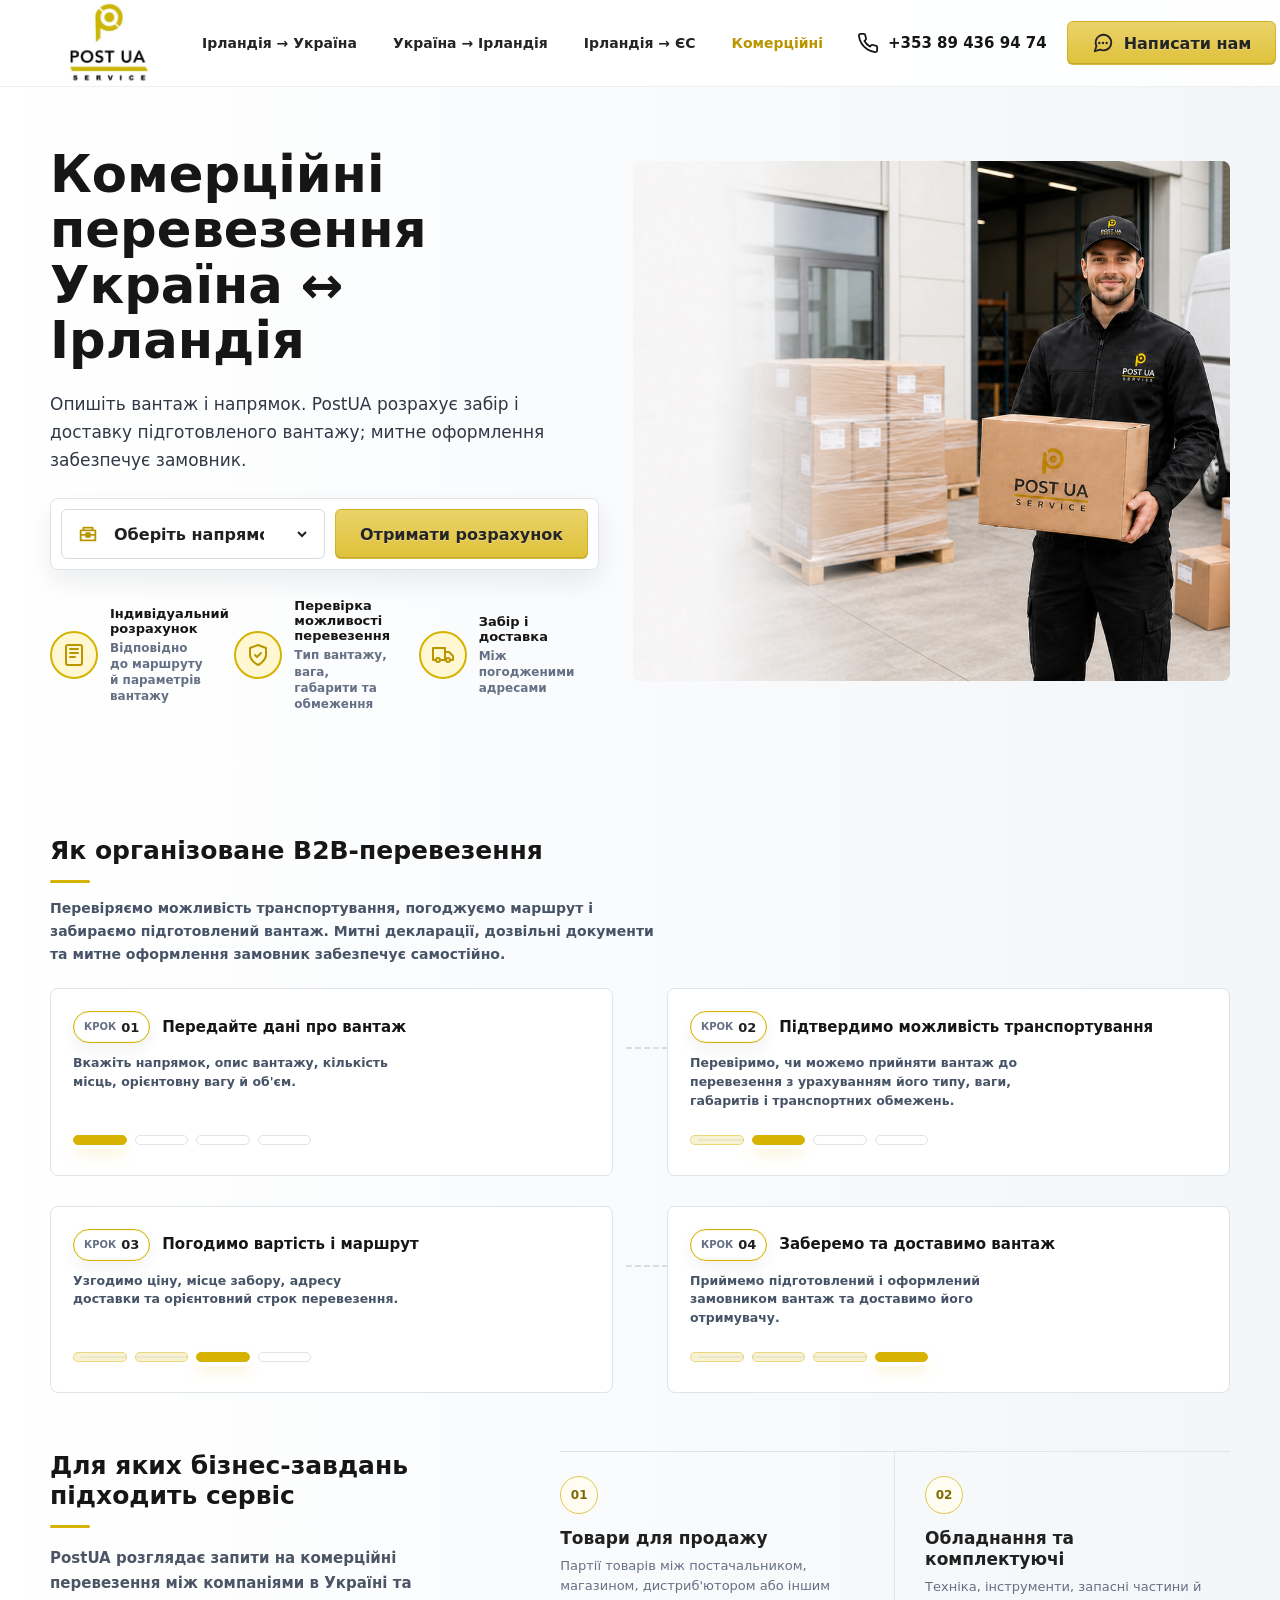
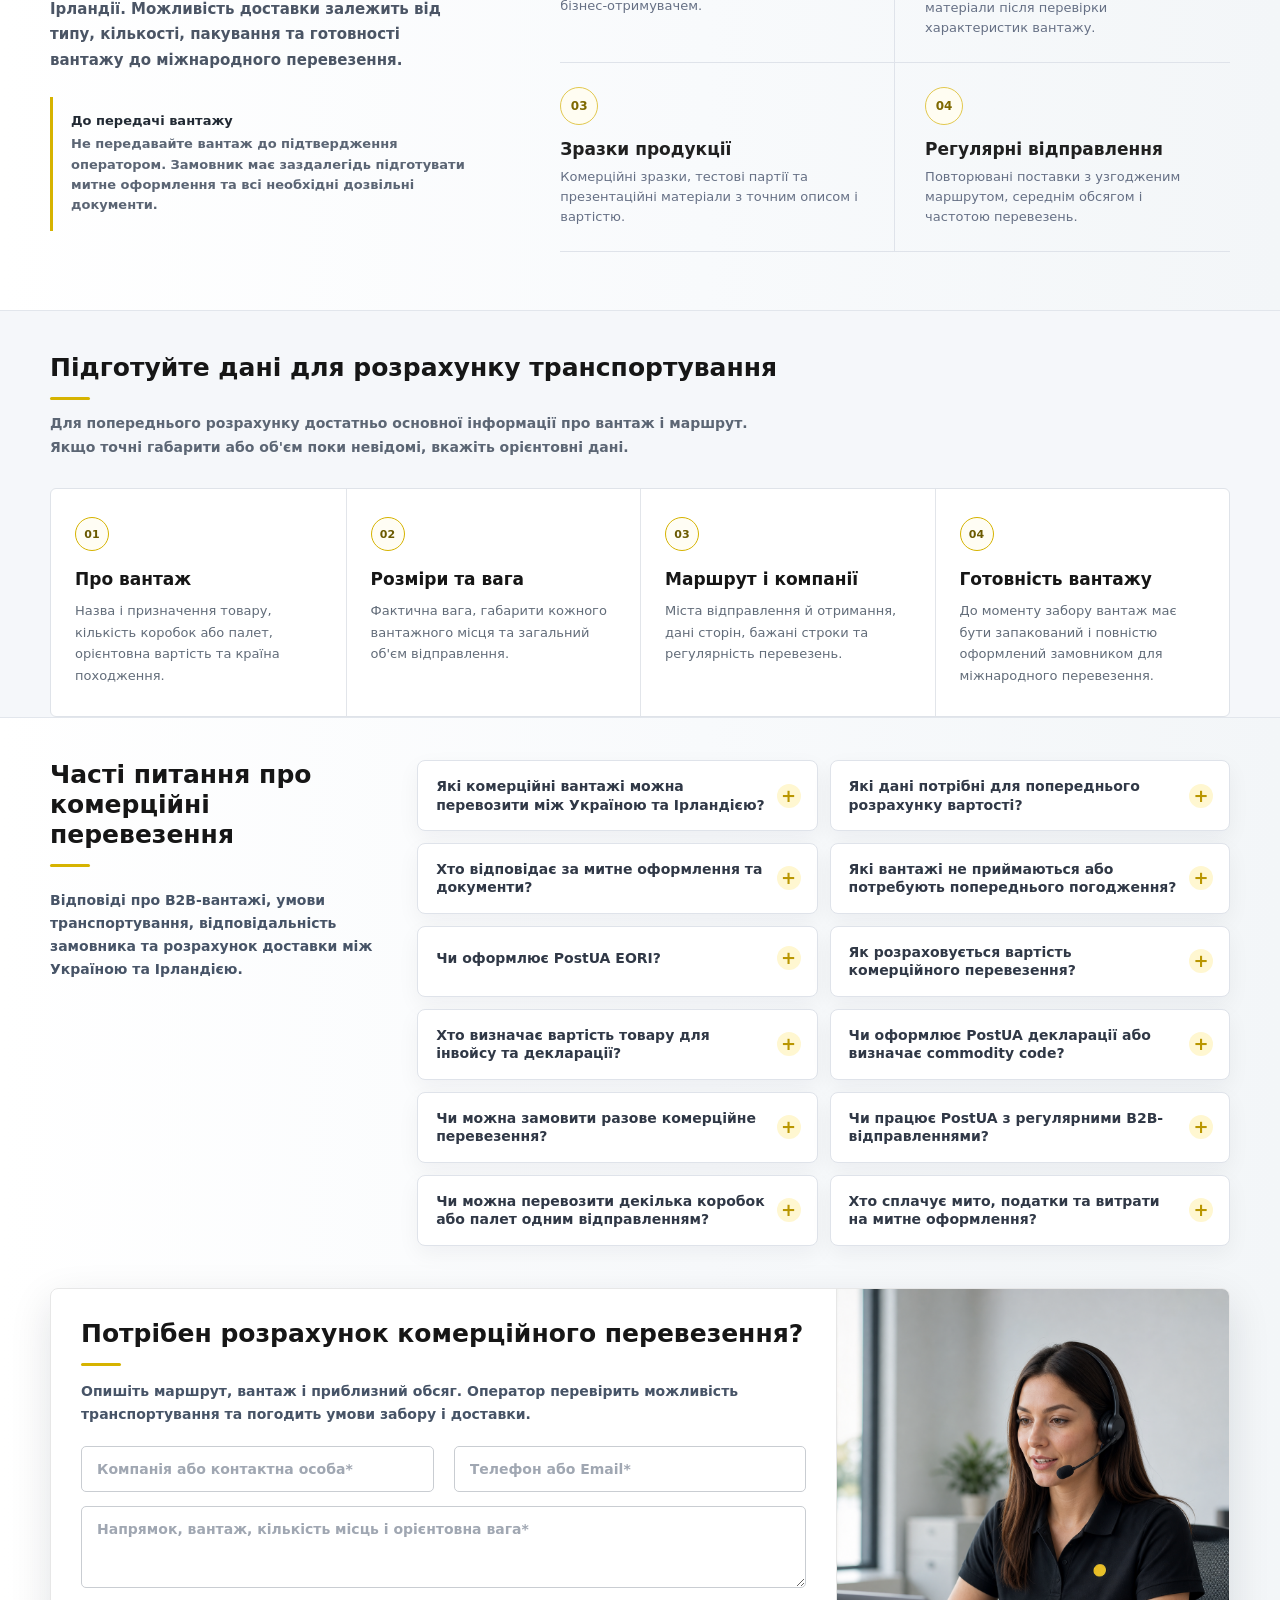
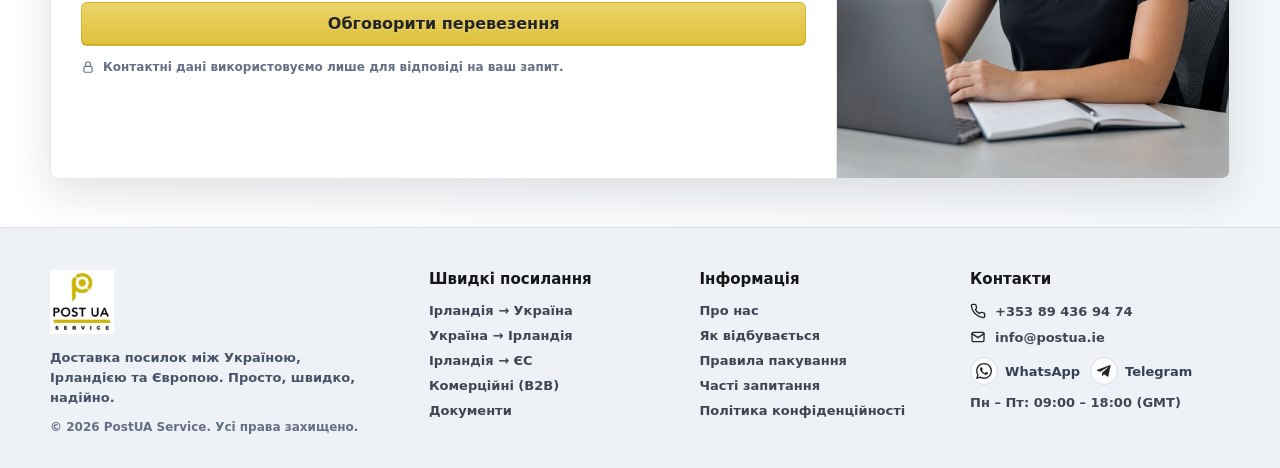
<file: komertsiyni-perevezennya.html>
<!doctype html>
<html lang="uk">
<head>
  <meta charset="utf-8">
  <meta name="viewport" content="width=device-width, initial-scale=1">
  <title>Комерційні перевезення Україна — Ірландія для бізнесу | PostUA</title>
  <meta name="description" content="Комерційні B2B-перевезення вантажів між Україною та Ірландією: індивідуальний розрахунок, забір і доставка підготовленого вантажу. Митне оформлення забезпечує замовник.">
  <link rel="stylesheet" href="style.css?v=b2b-2">
</head>
<body>
  <div class="page route-page b2b-page">
    <header class="site-header">
      <div class="container header-inner">
        <a class="logo" href="index.html" aria-label="Post UA Service">
          <img class="logo-img" src="post-ua-service-logo.jpg" alt="POST UA Service">
        </a>
        <button class="menu-toggle" type="button" aria-controls="primary-nav" aria-expanded="false" aria-label="Відкрити меню">
          <span class="menu-toggle-lines" aria-hidden="true">
            <span></span>
            <span></span>
            <span></span>
          </span>
        </button>
        <nav class="nav" id="primary-nav" aria-label="Основна навігація">
          <a href="irlandiya-ukrayina.html">Ірландія → Україна</a>
          <a href="ukrayina-irlandiya.html">Україна → Ірландія</a>
          <a href="irlandiya-es.html">Ірландія → ЄС</a>
          <a class="is-current" href="komertsiyni-perevezennya.html">Комерційні</a>
        </nav>
        <div class="header-actions">
          <a class="phone-link" href="tel:+353894369474">
            <svg class="icon" viewBox="0 0 24 24" fill="none" aria-hidden="true">
              <path d="M22 16.9v3a2 2 0 0 1-2.18 2 19.8 19.8 0 0 1-8.63-3.07 19.5 19.5 0 0 1-6-6A19.8 19.8 0 0 1 2.1 4.18 2 2 0 0 1 4.1 2h3a2 2 0 0 1 2 1.72c.13.96.35 1.9.67 2.8a2 2 0 0 1-.45 2.11L8.1 9.86a16 16 0 0 0 6 6l1.23-1.23a2 2 0 0 1 2.11-.45c.9.32 1.84.54 2.8.67A2 2 0 0 1 22 16.9Z" stroke="currentColor" stroke-width="2" stroke-linecap="round" stroke-linejoin="round"/>
            </svg>
            <span>+353 89 436 94 74</span>
          </a>
          <a class="btn" href="#question">
            <svg class="icon" viewBox="0 0 24 24" fill="none" aria-hidden="true">
              <path d="M21 11.5a8.4 8.4 0 0 1-.9 3.8 8.5 8.5 0 0 1-7.6 4.7 8.4 8.4 0 0 1-3.8-.9L3 21l1.9-5.7a8.4 8.4 0 0 1-.9-3.8 8.5 8.5 0 0 1 4.7-7.6 8.4 8.4 0 0 1 3.8-.9H13a8.5 8.5 0 0 1 8 8v.5Z" stroke="currentColor" stroke-width="2" stroke-linecap="round" stroke-linejoin="round"/>
              <path d="M8 12h.01M12 12h.01M16 12h.01" stroke="currentColor" stroke-width="2.6" stroke-linecap="round"/>
            </svg>
            <span>Написати нам</span>
          </a>
        </div>
      </div>
    </header>

    <main>
      <section class="hero route-hero-main">
        <div class="container hero-inner route-hero-inner">
          <div class="hero-copy route-hero-copy">
            <h1>Комерційні перевезення Україна ↔ Ірландія</h1>
            <p>Опишіть вантаж і напрямок. PostUA розрахує забір і доставку підготовленого вантажу; митне оформлення забезпечує замовник.</p>

            <form class="eu-hero-wizard b2b-hero-wizard" data-eu-quote-form novalidate>
              <div class="eu-wizard-panel is-active" data-eu-panel="1">
                <label class="route-hero-input eu-country-field">
                  <span class="route-hero-input-icon" aria-hidden="true">
                    <svg class="icon" viewBox="0 0 24 24" fill="none"><path d="M5 8h14M7 8V5h10v3M4 8h16v11H4z" stroke="currentColor" stroke-width="2" stroke-linejoin="round"/><path d="M4 13h16M10 11h4v4h-4z" stroke="currentColor" stroke-width="2" stroke-linejoin="round"/></svg>
                  </span>
                  <span class="sr-only">Напрямок перевезення</span>
                  <select name="route" required>
                    <option value="">Оберіть напрямок</option>
                    <option value="ua-ie">Україна → Ірландія</option>
                    <option value="ie-ua">Ірландія → Україна</option>
                  </select>
                </label>
                <button class="btn" type="button" data-eu-next="2">Отримати розрахунок</button>
              </div>

              <div class="eu-wizard-panel" data-eu-panel="2" hidden>
                <div class="b2b-cargo-fields">
                  <label class="b2b-field-wide">Що потрібно перевезти?<input type="text" name="cargo" placeholder="Наприклад, одяг для продажу" required></label>
                  <label>Формат вантажу<select name="format" required><option value="">Оберіть</option><option>Коробки</option><option>Палета</option><option>Кілька вантажних місць</option><option>Інший формат</option></select></label>
                  <label>Кількість місць<input type="number" name="places" min="1" step="1" placeholder="1" required></label>
                  <label>Загальна вага, кг<input type="number" name="weight" min="0.1" step="0.1" placeholder="50" required></label>
                  <label>Орієнтовний об'єм, м³<input type="number" name="volume" min="0.01" step="0.01" placeholder="0.5"></label>
                  <label>Частота<select name="frequency" required><option value="">Оберіть</option><option>Разове перевезення</option><option>Регулярні відправлення</option><option>Поки уточнюю</option></select></label>
                </div>
                <div class="eu-wizard-actions"><button class="btn btn-outline" type="button" data-eu-prev="1">Назад</button><button class="btn" type="button" data-eu-next="3">Продовжити</button></div>
              </div>

              <div class="eu-wizard-panel" data-eu-panel="3" hidden>
                <div class="b2b-contact-fields">
                  <label>Компанія<input type="text" name="company" autocomplete="organization" placeholder="Назва компанії" required></label>
                  <label>Контактна особа<input type="text" name="name" autocomplete="name" placeholder="Ім'я" required></label>
                  <label>Телефон<input type="tel" name="phone" autocomplete="tel" placeholder="+353... або +380..." required></label>
                  <label>Email<input type="email" name="email" autocomplete="email" placeholder="name@company.com" required></label>
                </div>
                <div class="eu-wizard-actions"><button class="btn btn-outline" type="button" data-eu-prev="2">Назад</button><button class="btn" type="submit" data-eu-submit>Отримати розрахунок</button></div>
                <p class="route-submit-note" data-eu-submit-note hidden>Запит прийнято. Оператор перевірить параметри вантажу й зв'яжеться з вами, щоб погодити забір, маршрут і доставку.</p>
              </div>
            </form>

            <div class="hero-features route-hero-features">
              <div class="feature"><span class="feature-icon"><svg class="icon" viewBox="0 0 24 24" fill="none" aria-hidden="true"><rect x="4" y="2" width="16" height="20" rx="2" stroke="currentColor" stroke-width="2"/><path d="M8 6h8M8 10h8M8 14h5" stroke="currentColor" stroke-width="2" stroke-linecap="round"/></svg></span><span class="feature-text"><strong>Індивідуальний розрахунок</strong><span>Відповідно до маршруту й параметрів вантажу</span></span></div>
              <div class="feature"><span class="feature-icon"><svg class="icon" viewBox="0 0 24 24" fill="none" aria-hidden="true"><path d="M12 22s8-4 8-10V5l-8-3-8 3v7c0 6 8 10 8 10Z" stroke="currentColor" stroke-width="2" stroke-linejoin="round"/><path d="m9 12 2 2 4-4" stroke="currentColor" stroke-width="2" stroke-linecap="round" stroke-linejoin="round"/></svg></span><span class="feature-text"><strong>Перевірка можливості перевезення</strong><span>Тип вантажу, вага, габарити та обмеження</span></span></div>
              <div class="feature"><span class="feature-icon"><svg class="icon" viewBox="0 0 24 24" fill="none" aria-hidden="true"><path d="M10 17h4V5H2v12h3m9-8h4l4 4v4h-3M5 17a2 2 0 1 0 4 0 2 2 0 0 0-4 0Zm10 0a2 2 0 1 0 4 0 2 2 0 0 0-4 0Z" stroke="currentColor" stroke-width="2" stroke-linecap="round" stroke-linejoin="round"/></svg></span><span class="feature-text"><strong>Забір і доставка</strong><span>Між погодженими адресами</span></span></div>
            </div>
          </div>
          <div class="hero-art route-hero-art"><img class="hero-original-img" src="hero-b2b.png" width="1792" height="922" decoding="async" fetchpriority="high" alt="Кур'єр PostUA біля комерційного вантажу, палети та автомобіля доставки"></div>
        </div>
      </section>

      <section class="section route-process" id="route-process">
        <div class="container">
          <div class="section-head"><h2 class="section-title">Як організоване B2B-перевезення</h2><p>Перевіряємо можливість транспортування, погоджуємо маршрут і забираємо підготовлений вантаж. Митні декларації, дозвільні документи та митне оформлення замовник забезпечує самостійно.</p></div>
          <div class="work-grid route-process-grid documents-process-grid">
            <article class="work-step"><div class="work-step-copy"><div class="work-step-heading"><span class="work-step-number">01</span><strong>Передайте дані про вантаж</strong></div><p>Вкажіть напрямок, опис вантажу, кількість місць, орієнтовну вагу й об'єм.</p></div><div class="work-visual" aria-hidden="true"><span class="work-route-dots"><span class="is-active"></span><span></span><span></span><span></span></span></div></article>
            <article class="work-step"><div class="work-step-copy"><div class="work-step-heading"><span class="work-step-number">02</span><strong>Підтвердимо можливість транспортування</strong></div><p>Перевіримо, чи можемо прийняти вантаж до перевезення з урахуванням його типу, ваги, габаритів і транспортних обмежень.</p></div><div class="work-visual" aria-hidden="true"><span class="work-route-dots"><span class="is-complete"></span><span class="is-active"></span><span></span><span></span></span></div></article>
            <article class="work-step"><div class="work-step-copy"><div class="work-step-heading"><span class="work-step-number">03</span><strong>Погодимо вартість і маршрут</strong></div><p>Узгодимо ціну, місце забору, адресу доставки та орієнтовний строк перевезення.</p></div><div class="work-visual" aria-hidden="true"><span class="work-route-dots"><span class="is-complete"></span><span class="is-complete"></span><span class="is-active"></span><span></span></span></div></article>
            <article class="work-step"><div class="work-step-copy"><div class="work-step-heading"><span class="work-step-number">04</span><strong>Заберемо та доставимо вантаж</strong></div><p>Приймемо підготовлений і оформлений замовником вантаж та доставимо його отримувачу.</p></div><div class="work-visual" aria-hidden="true"><span class="work-route-dots"><span class="is-complete"></span><span class="is-complete"></span><span class="is-complete"></span><span class="is-active"></span></span></div></article>
          </div>
        </div>
      </section>

      <section class="section packing-guide" id="business-cases">
        <div class="container packing-guide-grid">
          <div class="packing-guide-head">
            <div class="section-head">
              <h2 class="section-title">Для яких бізнес-завдань підходить сервіс</h2>
            </div>
            <p>PostUA розглядає запити на комерційні перевезення між компаніями в Україні та Ірландії. Можливість доставки залежить від типу, кількості, пакування та готовності вантажу до міжнародного перевезення.</p>
            <aside class="packing-limit">
              <strong>До передачі вантажу</strong>
              <span>Не передавайте вантаж до підтвердження оператором. Замовник має заздалегідь підготувати митне оформлення та всі необхідні дозвільні документи.</span>
            </aside>
          </div>
          <div class="eu-use-case-list b2b-use-case-list" aria-label="Приклади комерційних перевезень">
            <article class="eu-use-case">
              <span class="eu-use-case-number" aria-hidden="true">01</span>
              <h3>Товари для продажу</h3>
              <p>Партії товарів між постачальником, магазином, дистриб'ютором або іншим бізнес-отримувачем.</p>
            </article>
            <article class="eu-use-case">
              <span class="eu-use-case-number" aria-hidden="true">02</span>
              <h3>Обладнання та комплектуючі</h3>
              <p>Техніка, інструменти, запасні частини й матеріали після перевірки характеристик вантажу.</p>
            </article>
            <article class="eu-use-case">
              <span class="eu-use-case-number" aria-hidden="true">03</span>
              <h3>Зразки продукції</h3>
              <p>Комерційні зразки, тестові партії та презентаційні матеріали з точним описом і вартістю.</p>
            </article>
            <article class="eu-use-case">
              <span class="eu-use-case-number" aria-hidden="true">04</span>
              <h3>Регулярні відправлення</h3>
              <p>Повторювані поставки з узгодженим маршрутом, середнім обсягом і частотою перевезень.</p>
            </article>
          </div>
        </div>
      </section>

      <section class="section b2b-quote-section" id="quote-data">
        <div class="container">
          <div class="section-head b2b-quote-head">
            <h2 class="section-title">Підготуйте дані для розрахунку транспортування</h2>
            <p>Для попереднього розрахунку достатньо основної інформації про вантаж і маршрут. Якщо точні габарити або об'єм поки невідомі, вкажіть орієнтовні дані.</p>
          </div>
          <div class="b2b-quote-panel" aria-label="Дані для розрахунку вартості B2B-перевезення">
            <article class="b2b-quote-item">
              <span class="b2b-quote-number" aria-hidden="true">01</span>
              <h3>Про вантаж</h3>
              <p>Назва і призначення товару, кількість коробок або палет, орієнтовна вартість та країна походження.</p>
            </article>
            <article class="b2b-quote-item">
              <span class="b2b-quote-number" aria-hidden="true">02</span>
              <h3>Розміри та вага</h3>
              <p>Фактична вага, габарити кожного вантажного місця та загальний об'єм відправлення.</p>
            </article>
            <article class="b2b-quote-item">
              <span class="b2b-quote-number" aria-hidden="true">03</span>
              <h3>Маршрут і компанії</h3>
              <p>Міста відправлення й отримання, дані сторін, бажані строки та регулярність перевезень.</p>
            </article>
            <article class="b2b-quote-item">
              <span class="b2b-quote-number" aria-hidden="true">04</span>
              <h3>Готовність вантажу</h3>
              <p>До моменту забору вантаж має бути запакований і повністю оформлений замовником для міжнародного перевезення.</p>
            </article>
          </div>
        </div>
      </section>

      <section class="section" id="faq">
        <div class="container faq-block">
          <div><div class="section-head"><h2 class="section-title">Часті питання про комерційні перевезення</h2></div><p class="faq-intro">Відповіді про B2B-вантажі, умови транспортування, відповідальність замовника та розрахунок доставки між Україною та Ірландією.</p></div>
          <div class="faq-list">
            <details class="faq-item"><summary>Які комерційні вантажі можна перевозити між Україною та Ірландією?</summary><p>Розглядаємо запити на товари для продажу, обладнання, комплектуючі, зразки та інші B2B-відправлення. Остаточне рішення залежить від точного складу, кількості, пакування, документів і чинних обмежень.</p></details>
            <details class="faq-item"><summary>Які дані потрібні для попереднього розрахунку вартості?</summary><p>Потрібні напрямок, назва та призначення вантажу, кількість місць, орієнтовні габарити, загальна вага, об'єм, вартість і бажана частота перевезень.</p></details>
            <details class="faq-item"><summary>Хто відповідає за митне оформлення та документи?</summary><p>Замовник самостійно готує митні декларації, інвойси, дозволи та інші необхідні документи. PostUA не виконує митне оформлення і не виступає митним брокером.</p></details>
            <details class="faq-item"><summary>Які вантажі не приймаються або потребують попереднього погодження?</summary><p>Заборонені й небезпечні вантажі не приймаються. Для батарей, рідин, продуктів, ліків, хімічних речовин та інших контрольованих категорій замовник має заздалегідь підтвердити можливість транспортування і підготувати необхідні дозволи.</p></details>
            <details class="faq-item"><summary>Чи оформлює PostUA EORI?</summary><p>Ні. Необхідність EORI та його оформлення замовник перевіряє самостійно або зі своїм митним представником. <a class="faq-inline-link" href="https://www.revenue.ie/en/customs/businesses/electronic-systems/eori-system.aspx" target="_blank" rel="noopener">Вимоги Irish Revenue щодо EORI</a>.</p></details>
            <details class="faq-item"><summary>Як розраховується вартість комерційного перевезення?</summary><p>На ціну транспортування впливають маршрут, кількість місць, фактична й об'ємна вага, тип вантажу, строк, місце забору та адреса доставки. Остаточний розрахунок надається після перевірки параметрів.</p></details>
            <details class="faq-item"><summary>Хто визначає вартість товару для інвойсу та декларації?</summary><p>Правдиву вартість зазначає замовник або його митний представник відповідно до інвойсу та вимог митного оформлення. PostUA не визначає митну вартість товару.</p></details>
            <details class="faq-item"><summary>Чи оформлює PostUA декларації або визначає commodity code?</summary><p>Ні. PostUA надає послугу транспортування. Декларації, commodity code, перевірку митних вимог і роботу з митним брокером забезпечує замовник.</p></details>
            <details class="faq-item"><summary>Чи можна замовити разове комерційне перевезення?</summary><p>Разові B2B-запити розглядаються індивідуально. Надішліть параметри вантажу, і оператор перевірить доступний маршрут та умови.</p></details>
            <details class="faq-item"><summary>Чи працює PostUA з регулярними B2B-відправленнями?</summary><p>Для регулярного запиту вкажіть напрямок, частоту, середню кількість місць, вагу й тип вантажу. Після перевірки оператор запропонує можливий формат співпраці.</p></details>
            <details class="faq-item"><summary>Чи можна перевозити декілька коробок або палет одним відправленням?</summary><p>Кожне вантажне місце потрібно зазначити окремо з вагою та габаритами. Можливість об'єднаного перевезення коробок або палет підтверджується після перевірки загального обсягу.</p></details>
            <details class="faq-item"><summary>Хто сплачує мито, податки та витрати на митне оформлення?</summary><p>Мито, податки, послуги митного представника та інші витрати на оформлення сплачує сторона, визначена замовником і умовами поставки. PostUA не розраховує та не сплачує ці платежі.</p></details>
          </div>
        </div>
      </section>

      <section class="section" id="question">
        <div class="container contact-panel contact-panel-question-only">
          <div class="question-form"><div class="question-form-head"><h2>Потрібен розрахунок комерційного перевезення?</h2><p class="question-intro">Опишіть маршрут, вантаж і приблизний обсяг. Оператор перевірить можливість транспортування та погодить умови забору і доставки.</p></div><form class="form-grid" aria-label="Запит на комерційне перевезення"><label class="field"><span class="sr-only">Компанія або контактна особа</span><input type="text" name="name" placeholder="Компанія або контактна особа*" autocomplete="organization" required></label><label class="field"><span class="sr-only">Телефон або Email</span><input type="text" name="contact" placeholder="Телефон або Email*" autocomplete="tel" required></label><label class="field wide"><span class="sr-only">Опис перевезення</span><textarea name="message" placeholder="Напрямок, вантаж, кількість місць і орієнтовна вага*" required></textarea></label><button class="btn wide" type="button">Обговорити перевезення</button><span class="privacy"><svg width="14" height="14" viewBox="0 0 24 24" fill="none" aria-hidden="true"><rect x="5" y="11" width="14" height="10" rx="2" stroke="currentColor" stroke-width="2"/><path d="M8 11V7a4 4 0 0 1 8 0v4" stroke="currentColor" stroke-width="2"/></svg>Контактні дані використовуємо лише для відповіді на ваш запит.</span></form></div>
          <figure class="question-person"><img src="support-consultant-prototype.png" width="1152" height="1440" loading="lazy" decoding="async" alt="Консультантка PostUA допомагає підготувати запит на комерційне перевезення"></figure>
        </div>
      </section>
    </main>

    <footer class="site-footer">
      <div class="container footer-main">
        <div class="footer-col footer-brand">
          <a class="logo" href="index.html" aria-label="Post UA Service">
            <img class="logo-img" src="post-ua-service-logo.jpg" alt="POST UA Service">
          </a>
          <p class="footer-copy">Доставка посилок між Україною, Ірландією та Європою. Просто, швидко, надійно.</p>
          <p class="footer-note">© <span data-current-year>2026</span> PostUA Service. Усі права захищено.</p>
        </div>
        <div class="footer-col">
          <h3>Швидкі посилання</h3>
          <ul>
            <li><a href="irlandiya-ukrayina.html">Ірландія → Україна</a></li>
            <li><a href="ukrayina-irlandiya.html">Україна → Ірландія</a></li>
            <li><a href="irlandiya-es.html">Ірландія → ЄС</a></li>
            <li><a href="komertsiyni-perevezennya.html" aria-current="page">Комерційні (B2B)</a></li>
            <li><a href="dokumenty.html">Документи</a></li>
          </ul>
        </div>
        <div class="footer-col">
          <h3>Інформація</h3>
          <ul>
            <li><a href="#">Про нас</a></li>
            <li><a href="#route-process">Як відбувається</a></li>
            <li><a href="pravyla-pakuvannya.html">Правила пакування</a></li>
            <li><a href="#faq">Часті запитання</a></li>
            <li><a href="#">Політика конфіденційності</a></li>
          </ul>
        </div>
        <div class="footer-col">
          <h3>Контакти</h3>
          <ul>
            <li class="footer-contact-row">
              <svg viewBox="0 0 24 24" fill="none" aria-hidden="true">
                <path d="M22 16.9v3a2 2 0 0 1-2.18 2 19.8 19.8 0 0 1-8.63-3.07 19.5 19.5 0 0 1-6-6A19.8 19.8 0 0 1 2.1 4.18 2 2 0 0 1 4.1 2h3a2 2 0 0 1 2 1.72c.13.96.35 1.9.67 2.8a2 2 0 0 1-.45 2.11L8.1 9.86a16 16 0 0 0 6 6l1.23-1.23a2 2 0 0 1 2.11-.45c.9.32 1.84.54 2.8.67A2 2 0 0 1 22 16.9Z" stroke="currentColor" stroke-width="2" stroke-linecap="round" stroke-linejoin="round"/>
              </svg>
              +353 89 436 94 74
            </li>
            <li class="footer-contact-row">
              <svg viewBox="0 0 24 24" fill="none" aria-hidden="true">
                <rect x="3" y="5" width="18" height="14" rx="2" stroke="currentColor" stroke-width="2"/>
                <path d="m3 7 9 6 9-6" stroke="currentColor" stroke-width="2" stroke-linecap="round" stroke-linejoin="round"/>
              </svg>
              info@postua.ie
            </li>
            <li class="footer-messengers">
              <a class="footer-messenger" href="#">
                <span class="footer-messenger-icon" aria-hidden="true">
                  <svg viewBox="0 0 24 24">
                    <path class="icon-fill" d="M20.52 3.45A11.83 11.83 0 0 0 12.08 0C5.5 0 .16 5.33.16 11.9c0 2.09.55 4.13 1.59 5.93L.06 24l6.31-1.65a11.87 11.87 0 0 0 5.7 1.45h.01c6.57 0 11.91-5.34 11.91-11.9 0-3.18-1.24-6.17-3.47-8.45ZM12.08 21.8h-.01a9.88 9.88 0 0 1-5.04-1.38l-.36-.21-3.75.98 1-3.65-.24-.38a9.86 9.86 0 0 1-1.51-5.26c0-5.46 4.45-9.9 9.91-9.9 2.65 0 5.13 1.03 7 2.9a9.84 9.84 0 0 1 2.9 7c0 5.46-4.45 9.9-9.9 9.9Zm5.43-7.4c-.3-.15-1.76-.87-2.04-.97-.27-.1-.47-.15-.67.15-.2.3-.77.97-.94 1.16-.17.2-.35.22-.65.08-.3-.15-1.26-.46-2.4-1.48-.89-.79-1.49-1.76-1.66-2.06-.17-.3-.02-.46.13-.61.14-.13.3-.35.45-.52.15-.18.2-.3.3-.5.1-.2.05-.37-.03-.52-.07-.15-.67-1.61-.92-2.21-.24-.58-.49-.5-.67-.51h-.57c-.2 0-.52.08-.79.37-.27.3-1.04 1.02-1.04 2.48 0 1.47 1.07 2.88 1.22 3.08.15.2 2.1 3.2 5.09 4.49.71.31 1.26.49 1.7.62.71.23 1.36.2 1.87.12.57-.09 1.76-.72 2.01-1.41.25-.7.25-1.29.17-1.42-.07-.12-.27-.2-.57-.35Z"/>
                  </svg>
                </span>
                WhatsApp
              </a>
              <a class="footer-messenger" href="https://t.me/Post2Ua">
                <span class="footer-messenger-icon" aria-hidden="true">
                  <svg viewBox="0 0 24 24">
                    <path class="icon-fill" d="M21.72 4.7 18.6 19.42c-.24 1.05-.85 1.31-1.72.82l-4.75-3.5-2.29 2.2c-.25.25-.47.47-.96.47l.34-4.84L18.04 6.6c.38-.34-.08-.53-.6-.2L6.55 13.26l-4.69-1.47c-1.02-.32-1.04-1.02.21-1.5L20.4 3.22c.85-.32 1.6.2 1.32 1.48Z"/>
                  </svg>
                </span>
                Telegram
              </a>
            </li>
            <li><strong>Пн – Пт:</strong> 09:00 – 18:00 (GMT)</li>
          </ul>
        </div>
      </div>
    </footer>
  </div>

  <script src="script.js"></script>
</body>
</html>
</file>
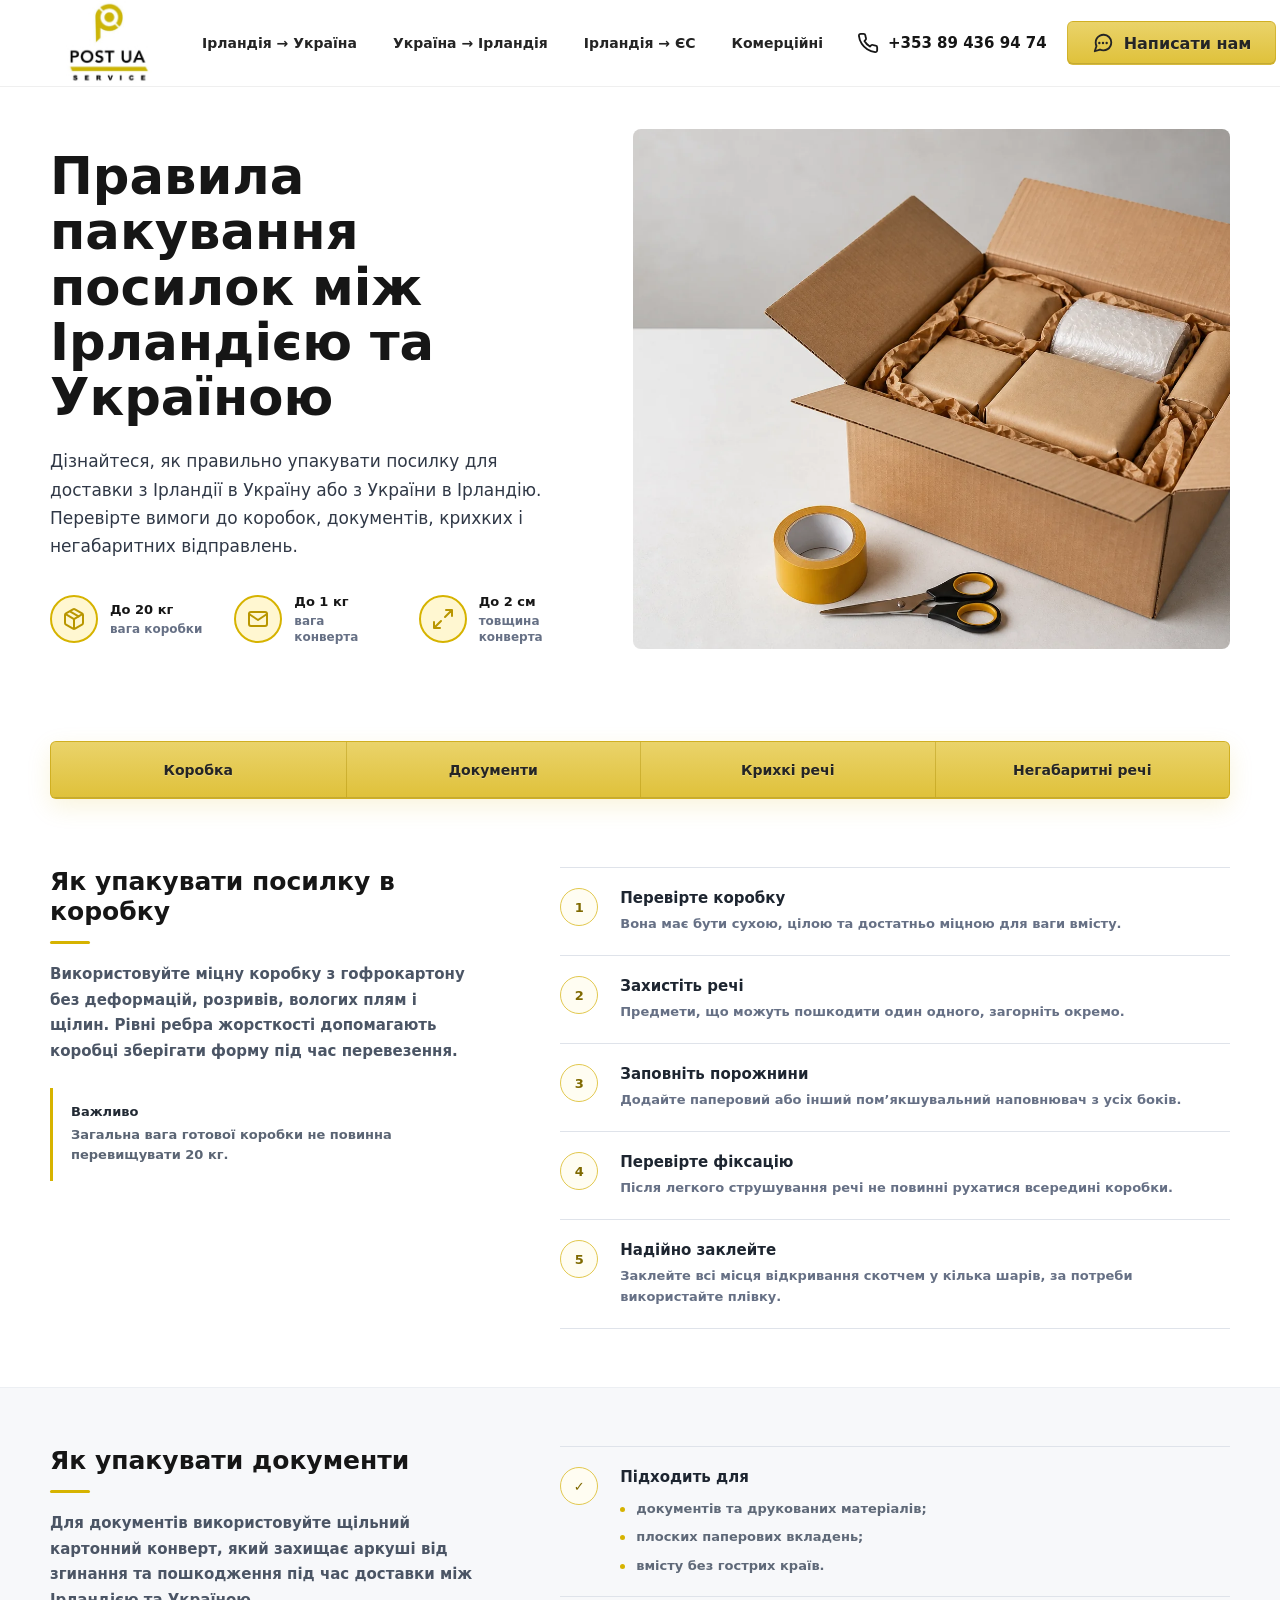
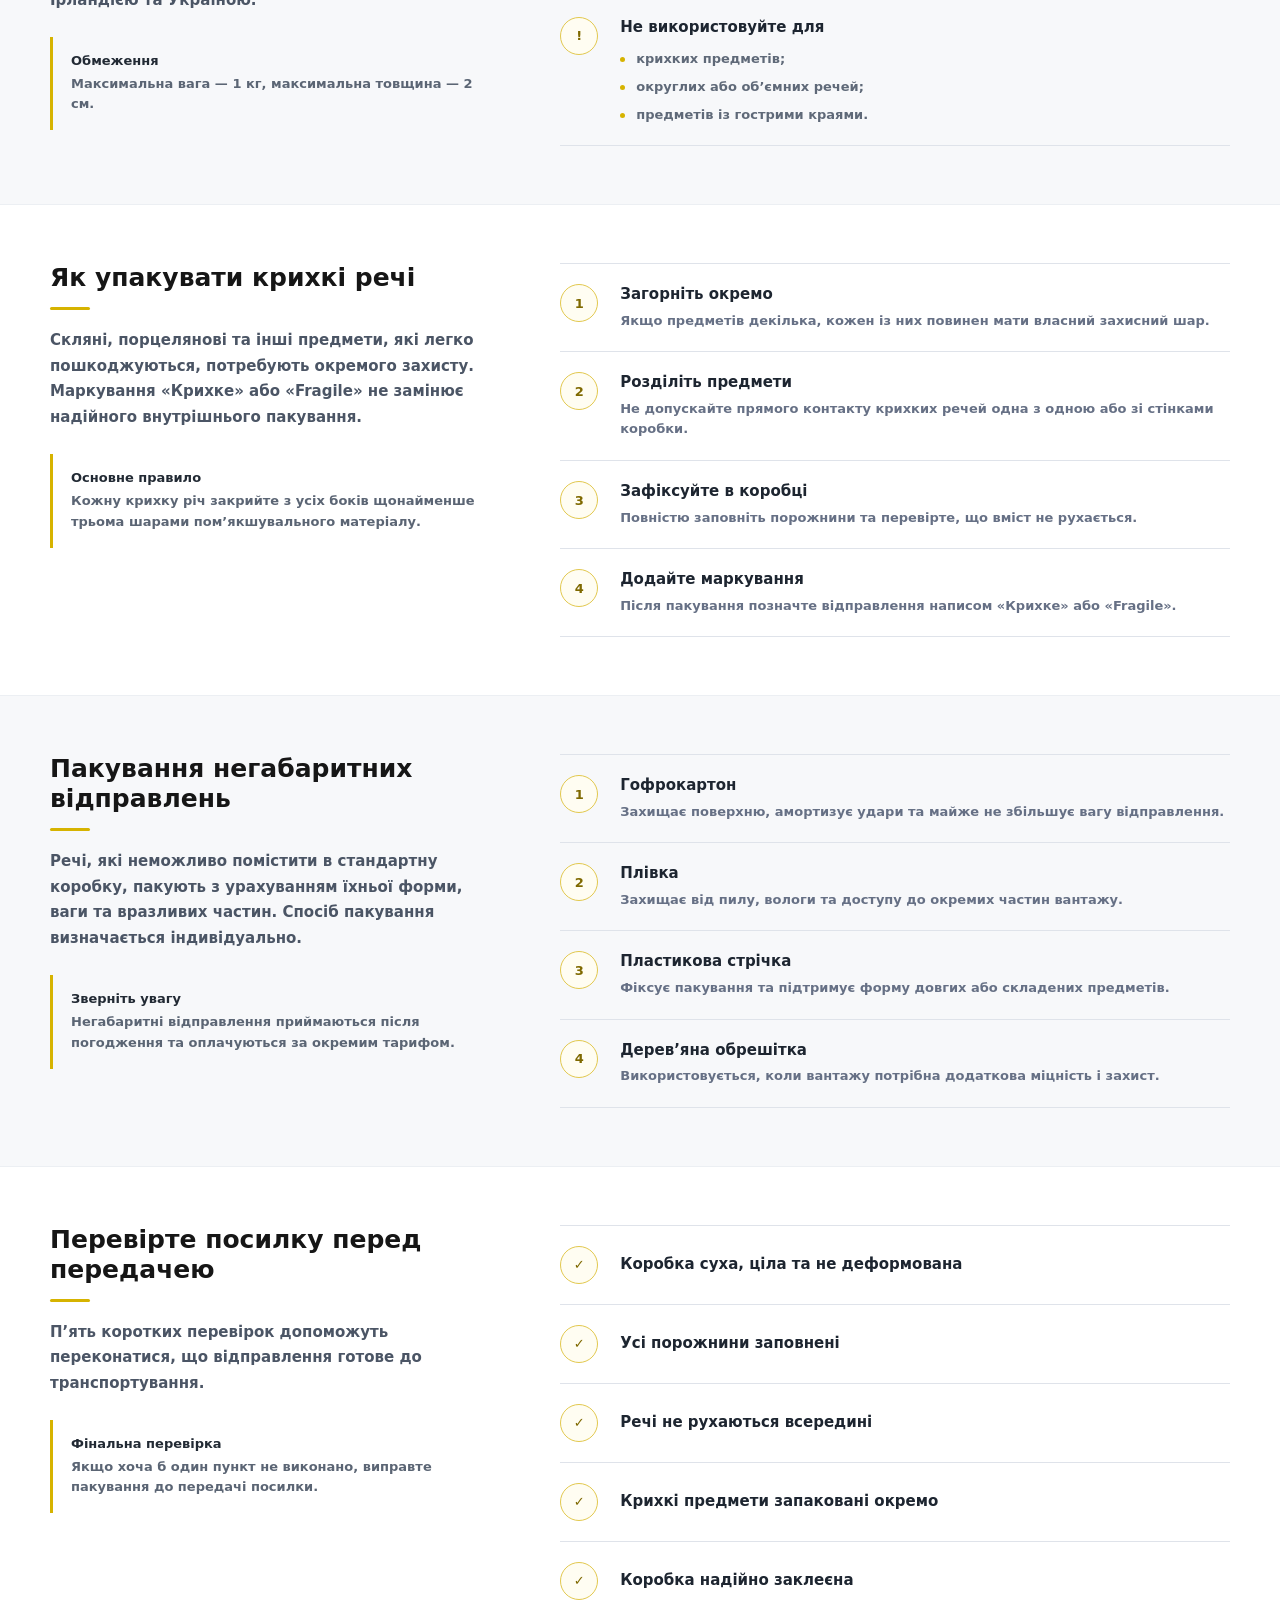
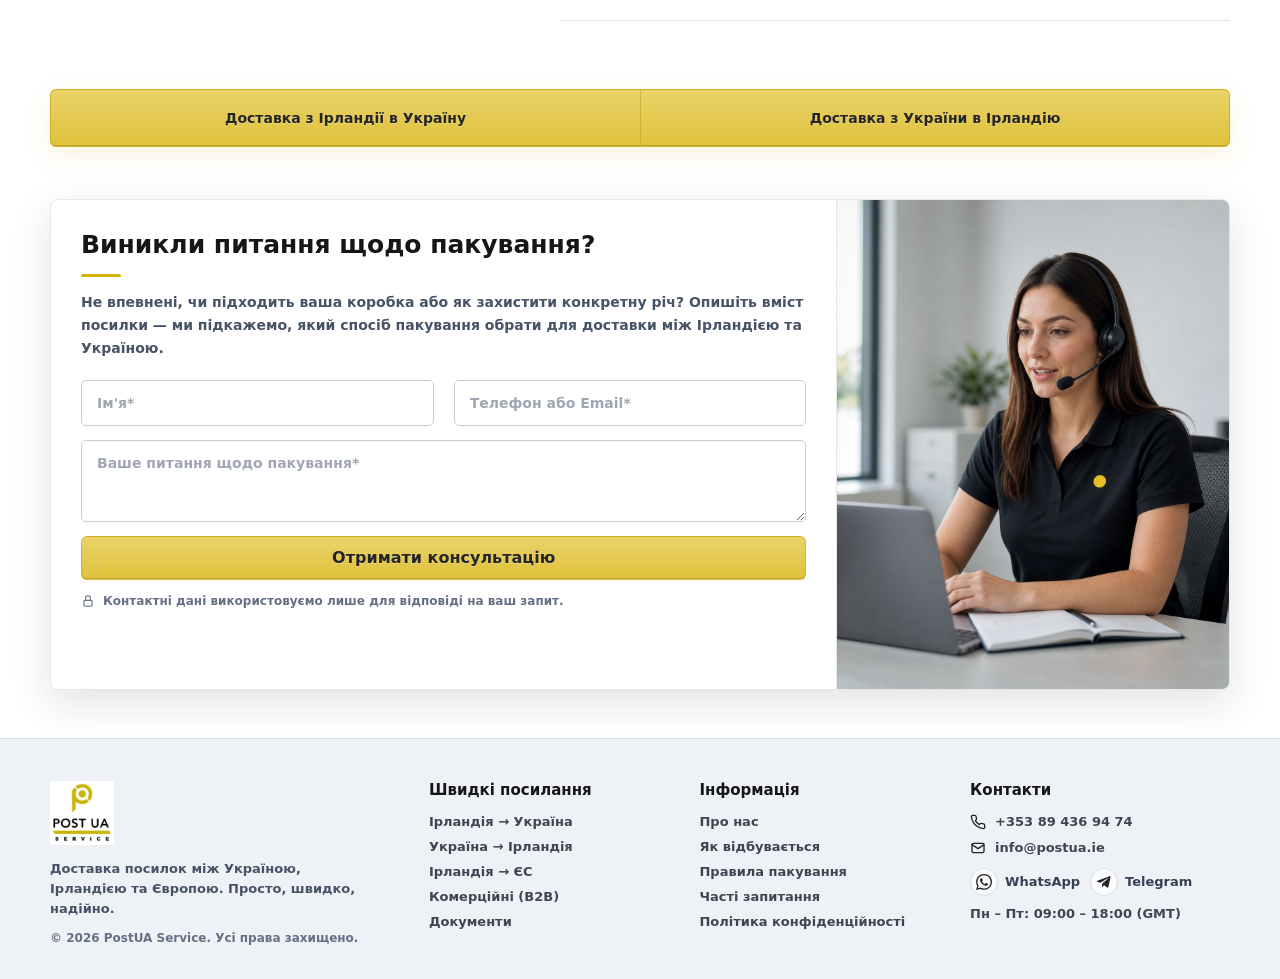
<file: pravyla-pakuvannya.html>
<!doctype html>
<html lang="uk">
<head>
  <meta charset="utf-8">
  <meta name="viewport" content="width=device-width, initial-scale=1">
  <title>Правила пакування посилок Ірландія–Україна та Україна–Ірландія | PostUA</title>
  <meta name="description" content="Як правильно упакувати посилку для доставки з Ірландії в Україну та з України в Ірландію. Вимоги до коробок, документів, крихких і негабаритних відправлень.">
  <link rel="stylesheet" href="style.css">
  <script type="application/ld+json">
    {
      "@context": "https://schema.org",
      "@type": "BreadcrumbList",
      "itemListElement": [
        {
          "@type": "ListItem",
          "position": 1,
          "name": "Головна",
          "item": "https://postua.ie/"
        },
        {
          "@type": "ListItem",
          "position": 2,
          "name": "Правила пакування",
          "item": "https://postua.ie/pravyla-pakuvannya.html"
        }
      ]
    }
  </script>
</head>
<body>
  <div class="page packing-page">
    <header class="site-header">
      <div class="container header-inner">
        <a class="logo" href="index.html" aria-label="Post UA Service">
          <img class="logo-img" src="post-ua-service-logo.jpg" alt="POST UA Service">
        </a>
        <button class="menu-toggle" type="button" aria-controls="primary-nav" aria-expanded="false" aria-label="Відкрити меню">
          <span class="menu-toggle-lines" aria-hidden="true">
            <span></span>
            <span></span>
            <span></span>
          </span>
        </button>
        <nav class="nav" id="primary-nav" aria-label="Основна навігація">
          <a href="irlandiya-ukrayina.html">Ірландія → Україна</a>
          <a href="ukrayina-irlandiya.html">Україна → Ірландія</a>
          <a href="irlandiya-es.html">Ірландія → ЄС</a>
          <a href="komertsiyni-perevezennya.html">Комерційні</a>
        </nav>
        <div class="header-actions">
          <a class="phone-link" href="tel:+353894369474">
            <svg class="icon" viewBox="0 0 24 24" fill="none" aria-hidden="true">
              <path d="M22 16.9v3a2 2 0 0 1-2.18 2 19.8 19.8 0 0 1-8.63-3.07 19.5 19.5 0 0 1-6-6A19.8 19.8 0 0 1 2.1 4.18 2 2 0 0 1 4.1 2h3a2 2 0 0 1 2 1.72c.13.96.35 1.9.67 2.8a2 2 0 0 1-.45 2.11L8.1 9.86a16 16 0 0 0 6 6l1.23-1.23a2 2 0 0 1 2.11-.45c.9.32 1.84.54 2.8.67A2 2 0 0 1 22 16.9Z" stroke="currentColor" stroke-width="2" stroke-linecap="round" stroke-linejoin="round"/>
            </svg>
            <span>+353 89 436 94 74</span>
          </a>
          <a class="btn" href="#packing-question">
            <svg class="icon" viewBox="0 0 24 24" fill="none" aria-hidden="true">
              <path d="M21 11.5a8.4 8.4 0 0 1-.9 3.8 8.5 8.5 0 0 1-7.6 4.7 8.4 8.4 0 0 1-3.8-.9L3 21l1.9-5.7a8.4 8.4 0 0 1-.9-3.8 8.5 8.5 0 0 1 4.7-7.6 8.4 8.4 0 0 1 3.8-.9H13a8.5 8.5 0 0 1 8 8v.5Z" stroke="currentColor" stroke-width="2" stroke-linecap="round" stroke-linejoin="round"/>
              <path d="M8 12h.01M12 12h.01M16 12h.01" stroke="currentColor" stroke-width="2.6" stroke-linecap="round"/>
            </svg>
            <span>Написати нам</span>
          </a>
        </div>
      </div>
    </header>

    <main>
      <section class="hero inner-page-hero inner-page-hero--packing">
        <div class="container hero-inner inner-page-hero-inner">
          <div class="hero-copy inner-page-hero-copy">
            <h1>Правила пакування посилок між Ірландією та Україною</h1>
            <p>Дізнайтеся, як правильно упакувати посилку для доставки з Ірландії в Україну або з України в Ірландію. Перевірте вимоги до коробок, документів, крихких і негабаритних відправлень.</p>

            <div class="hero-features inner-page-hero-facts" role="list" aria-label="Основні обмеження пакування">
              <div class="feature" role="listitem">
                <span class="feature-icon" aria-hidden="true">
                  <svg class="icon" viewBox="0 0 24 24" fill="none">
                    <path d="m16.5 9.4-9-5.19M21 16V8a2 2 0 0 0-1-1.73l-7-4a2 2 0 0 0-2 0l-7 4A2 2 0 0 0 3 8v8a2 2 0 0 0 1 1.73l7 4a2 2 0 0 0 2 0l7-4A2 2 0 0 0 21 16Z" stroke="currentColor" stroke-width="2" stroke-linecap="round" stroke-linejoin="round"/>
                    <path d="M3.27 6.96 12 12.01l8.73-5.05M12 22.08V12" stroke="currentColor" stroke-width="2" stroke-linejoin="round"/>
                  </svg>
                </span>
                <span class="feature-text"><strong>До 20 кг</strong><span>вага коробки</span></span>
              </div>
              <div class="feature" role="listitem">
                <span class="feature-icon" aria-hidden="true">
                  <svg class="icon" viewBox="0 0 24 24" fill="none">
                    <rect x="3" y="5" width="18" height="14" rx="2" stroke="currentColor" stroke-width="2"/>
                    <path d="m3 7 9 6 9-6" stroke="currentColor" stroke-width="2" stroke-linecap="round" stroke-linejoin="round"/>
                  </svg>
                </span>
                <span class="feature-text"><strong>До 1 кг</strong><span>вага конверта</span></span>
              </div>
              <div class="feature" role="listitem">
                <span class="feature-icon" aria-hidden="true">
                  <svg class="icon" viewBox="0 0 24 24" fill="none">
                    <path d="M15 3h6v6M9 21H3v-6M21 3l-7 7M3 21l7-7" stroke="currentColor" stroke-width="2" stroke-linecap="round" stroke-linejoin="round"/>
                  </svg>
                </span>
                <span class="feature-text"><strong>До 2 см</strong><span>товщина конверта</span></span>
              </div>
            </div>
          </div>
          <figure class="hero-art inner-page-hero-media">
            <img class="hero-original-img" src="packing-hero.webp" width="1536" height="1024" decoding="async" fetchpriority="high" alt="Правильно підготовлена коробка з наповнювачем для міжнародної доставки">
          </figure>
        </div>
      </section>

      <nav class="packing-jump-wrap" aria-label="Розділи правил пакування">
        <div class="container packing-jump">
          <a href="#box" aria-current="location">Коробка</a>
          <a href="#documents">Документи</a>
          <a href="#fragile">Крихкі речі</a>
          <a href="#oversized">Негабаритні речі</a>
        </div>
      </nav>

      <section class="section packing-guide" id="box">
        <div class="container packing-guide-grid">
          <div class="packing-guide-head">
            <div class="section-head">
              <h2 class="section-title">Як упакувати посилку в коробку</h2>
            </div>
            <p>Використовуйте міцну коробку з гофрокартону без деформацій, розривів, вологих плям і щілин. Рівні ребра жорсткості допомагають коробці зберігати форму під час перевезення.</p>
            <aside class="packing-limit">
              <strong>Важливо</strong>
              <span>Загальна вага готової коробки не повинна перевищувати 20 кг.</span>
            </aside>
          </div>
          <ol class="packing-list packing-steps">
            <li><span>1</span><div><strong>Перевірте коробку</strong><p>Вона має бути сухою, цілою та достатньо міцною для ваги вмісту.</p></div></li>
            <li><span>2</span><div><strong>Захистіть речі</strong><p>Предмети, що можуть пошкодити один одного, загорніть окремо.</p></div></li>
            <li><span>3</span><div><strong>Заповніть порожнини</strong><p>Додайте паперовий або інший пом’якшувальний наповнювач з усіх боків.</p></div></li>
            <li><span>4</span><div><strong>Перевірте фіксацію</strong><p>Після легкого струшування речі не повинні рухатися всередині коробки.</p></div></li>
            <li><span>5</span><div><strong>Надійно заклейте</strong><p>Заклейте всі місця відкривання скотчем у кілька шарів, за потреби використайте плівку.</p></div></li>
          </ol>
        </div>
      </section>

      <section class="section packing-guide packing-guide-muted" id="documents">
        <div class="container packing-guide-grid">
          <div class="packing-guide-head">
            <div class="section-head">
              <h2 class="section-title">Як упакувати документи</h2>
            </div>
            <p>Для документів використовуйте щільний картонний конверт, який захищає аркуші від згинання та пошкодження під час доставки між Ірландією та Україною.</p>
            <aside class="packing-limit">
              <strong>Обмеження</strong>
              <span>Максимальна вага — 1 кг, максимальна товщина — 2 см.</span>
            </aside>
          </div>
          <div class="packing-list packing-do-dont">
            <div class="packing-list-row">
              <span class="packing-list-marker" aria-hidden="true">✓</span>
              <div>
                <strong>Підходить для</strong>
                <ul>
                  <li>документів та друкованих матеріалів;</li>
                  <li>плоских паперових вкладень;</li>
                  <li>вмісту без гострих країв.</li>
                </ul>
              </div>
            </div>
            <div class="packing-list-row">
              <span class="packing-list-marker" aria-hidden="true">!</span>
              <div>
                <strong>Не використовуйте для</strong>
                <ul>
                  <li>крихких предметів;</li>
                  <li>округлих або об’ємних речей;</li>
                  <li>предметів із гострими краями.</li>
                </ul>
              </div>
            </div>
          </div>
        </div>
      </section>

      <section class="section packing-guide" id="fragile">
        <div class="container packing-guide-grid">
          <div class="packing-guide-head">
            <div class="section-head">
              <h2 class="section-title">Як упакувати крихкі речі</h2>
            </div>
            <p>Скляні, порцелянові та інші предмети, які легко пошкоджуються, потребують окремого захисту. Маркування «Крихке» або «Fragile» не замінює надійного внутрішнього пакування.</p>
            <aside class="packing-limit">
              <strong>Основне правило</strong>
              <span>Кожну крихку річ закрийте з усіх боків щонайменше трьома шарами пом’якшувального матеріалу.</span>
            </aside>
          </div>
          <ol class="packing-list packing-steps packing-steps-short">
            <li><span>1</span><div><strong>Загорніть окремо</strong><p>Якщо предметів декілька, кожен із них повинен мати власний захисний шар.</p></div></li>
            <li><span>2</span><div><strong>Розділіть предмети</strong><p>Не допускайте прямого контакту крихких речей одна з одною або зі стінками коробки.</p></div></li>
            <li><span>3</span><div><strong>Зафіксуйте в коробці</strong><p>Повністю заповніть порожнини та перевірте, що вміст не рухається.</p></div></li>
            <li><span>4</span><div><strong>Додайте маркування</strong><p>Після пакування позначте відправлення написом «Крихке» або «Fragile».</p></div></li>
          </ol>
        </div>
      </section>

      <section class="section packing-guide packing-guide-muted" id="oversized">
        <div class="container packing-guide-grid">
          <div class="packing-guide-head">
            <div class="section-head">
              <h2 class="section-title">Пакування негабаритних відправлень</h2>
            </div>
            <p>Речі, які неможливо помістити в стандартну коробку, пакують з урахуванням їхньої форми, ваги та вразливих частин. Спосіб пакування визначається індивідуально.</p>
            <aside class="packing-limit">
              <strong>Зверніть увагу</strong>
              <span>Негабаритні відправлення приймаються після погодження та оплачуються за окремим тарифом.</span>
            </aside>
          </div>
          <div class="packing-list packing-materials">
            <article><span>1</span><div><strong>Гофрокартон</strong><p>Захищає поверхню, амортизує удари та майже не збільшує вагу відправлення.</p></div></article>
            <article><span>2</span><div><strong>Плівка</strong><p>Захищає від пилу, вологи та доступу до окремих частин вантажу.</p></div></article>
            <article><span>3</span><div><strong>Пластикова стрічка</strong><p>Фіксує пакування та підтримує форму довгих або складених предметів.</p></div></article>
            <article><span>4</span><div><strong>Дерев’яна обрешітка</strong><p>Використовується, коли вантажу потрібна додаткова міцність і захист.</p></div></article>
          </div>
        </div>
      </section>

      <section class="section packing-guide" aria-labelledby="packing-check-title">
        <div class="container packing-guide-grid">
          <div class="packing-guide-head">
            <div class="section-head">
              <h2 class="section-title" id="packing-check-title">Перевірте посилку перед передачею</h2>
            </div>
            <p>П’ять коротких перевірок допоможуть переконатися, що відправлення готове до транспортування.</p>
            <aside class="packing-limit">
              <strong>Фінальна перевірка</strong>
              <span>Якщо хоча б один пункт не виконано, виправте пакування до передачі посилки.</span>
            </aside>
          </div>
          <ul class="packing-list packing-checklist">
            <li><span aria-hidden="true">✓</span><div><strong>Коробка суха, ціла та не деформована</strong></div></li>
            <li><span aria-hidden="true">✓</span><div><strong>Усі порожнини заповнені</strong></div></li>
            <li><span aria-hidden="true">✓</span><div><strong>Речі не рухаються всередині</strong></div></li>
            <li><span aria-hidden="true">✓</span><div><strong>Крихкі предмети запаковані окремо</strong></div></li>
            <li><span aria-hidden="true">✓</span><div><strong>Коробка надійно заклеєна</strong></div></li>
          </ul>
        </div>
      </section>

      <nav class="packing-jump-wrap packing-route-jump-wrap" aria-label="Напрямки доставки">
        <div class="container packing-jump packing-route-jump">
          <a href="irlandiya-ukrayina.html">Доставка з Ірландії в Україну</a>
          <a href="ukrayina-irlandiya.html">Доставка з України в Ірландію</a>
        </div>
      </nav>

      <section class="section" id="packing-question">
        <div class="container contact-panel contact-panel-question-only">
          <div class="question-form">
            <div class="question-form-head">
              <h2>Виникли питання щодо пакування?</h2>
              <p class="question-intro">Не впевнені, чи підходить ваша коробка або як захистити конкретну річ? Опишіть вміст посилки — ми підкажемо, який спосіб пакування обрати для доставки між Ірландією та Україною.</p>
            </div>
            <form class="form-grid" aria-label="Запитання щодо пакування">
              <label class="field">
                <span class="sr-only">Ім'я</span>
                <input type="text" name="name" placeholder="Ім'я*" autocomplete="name" required>
              </label>
              <label class="field">
                <span class="sr-only">Телефон або Email</span>
                <input type="text" name="contact" placeholder="Телефон або Email*" autocomplete="tel" required>
              </label>
              <label class="field wide">
                <span class="sr-only">Ваше питання щодо пакування</span>
                <textarea name="message" placeholder="Ваше питання щодо пакування*" required></textarea>
              </label>
              <button class="btn wide" type="button">Отримати консультацію</button>
              <span class="privacy">
                <svg width="14" height="14" viewBox="0 0 24 24" fill="none" aria-hidden="true">
                  <rect x="5" y="11" width="14" height="10" rx="2" stroke="currentColor" stroke-width="2"/>
                  <path d="M8 11V7a4 4 0 0 1 8 0v4" stroke="currentColor" stroke-width="2"/>
                </svg>
                Контактні дані використовуємо лише для відповіді на ваш запит.
              </span>
            </form>
          </div>
          <figure class="question-person">
            <img src="support-consultant-prototype.png" width="1152" height="1440" loading="lazy" decoding="async" alt="Консультантка Post UA відповідає на запитання щодо пакування посилки">
          </figure>
        </div>
      </section>
    </main>

    <footer class="site-footer">
      <div class="container footer-main">
        <div class="footer-col footer-brand">
          <a class="logo" href="index.html" aria-label="Post UA Service">
            <img class="logo-img" src="post-ua-service-logo.jpg" alt="POST UA Service">
          </a>
          <p class="footer-copy">Доставка посилок між Україною, Ірландією та Європою. Просто, швидко, надійно.</p>
          <p class="footer-note">© <span data-current-year>2026</span> PostUA Service. Усі права захищено.</p>
        </div>
        <div class="footer-col">
          <h3>Швидкі посилання</h3>
          <ul>
            <li><a href="irlandiya-ukrayina.html">Ірландія → Україна</a></li>
            <li><a href="ukrayina-irlandiya.html">Україна → Ірландія</a></li>
            <li><a href="irlandiya-es.html">Ірландія → ЄС</a></li>
            <li><a href="komertsiyni-perevezennya.html">Комерційні (B2B)</a></li>
            <li><a href="dokumenty.html">Документи</a></li>
          </ul>
        </div>
        <div class="footer-col">
          <h3>Інформація</h3>
          <ul>
            <li><a href="#">Про нас</a></li>
            <li><a href="index.html#work">Як відбувається</a></li>
            <li><a href="pravyla-pakuvannya.html" aria-current="page">Правила пакування</a></li>
            <li><a href="index.html#faq">Часті запитання</a></li>
            <li><a href="#">Політика конфіденційності</a></li>
          </ul>
        </div>
        <div class="footer-col">
          <h3>Контакти</h3>
          <ul>
            <li class="footer-contact-row">
              <svg viewBox="0 0 24 24" fill="none" aria-hidden="true"><path d="M22 16.9v3a2 2 0 0 1-2.18 2 19.8 19.8 0 0 1-8.63-3.07 19.5 19.5 0 0 1-6-6A19.8 19.8 0 0 1 2.1 4.18 2 2 0 0 1 4.1 2h3a2 2 0 0 1 2 1.72c.13.96.35 1.9.67 2.8a2 2 0 0 1-.45 2.11L8.1 9.86a16 16 0 0 0 6 6l1.23-1.23a2 2 0 0 1 2.11-.45c.9.32 1.84.54 2.8.67A2 2 0 0 1 22 16.9Z" stroke="currentColor" stroke-width="2" stroke-linecap="round" stroke-linejoin="round"/></svg>
              +353 89 436 94 74
            </li>
            <li class="footer-contact-row">
              <svg viewBox="0 0 24 24" fill="none" aria-hidden="true"><rect x="3" y="5" width="18" height="14" rx="2" stroke="currentColor" stroke-width="2"/><path d="m3 7 9 6 9-6" stroke="currentColor" stroke-width="2" stroke-linecap="round" stroke-linejoin="round"/></svg>
              info@postua.ie
            </li>
            <li class="footer-messengers">
              <a class="footer-messenger" href="https://wa.me/353894369474">
                <span class="footer-messenger-icon" aria-hidden="true">
                  <svg viewBox="0 0 24 24"><path class="icon-fill" d="M20.52 3.45A11.83 11.83 0 0 0 12.08 0C5.5 0 .16 5.33.16 11.9c0 2.09.55 4.13 1.59 5.93L.06 24l6.31-1.65a11.87 11.87 0 0 0 5.7 1.45h.01c6.57 0 11.91-5.34 11.91-11.9 0-3.18-1.24-6.17-3.47-8.45ZM12.08 21.8h-.01a9.88 9.88 0 0 1-5.04-1.38l-.36-.21-3.75.98 1-3.65-.24-.38a9.86 9.86 0 0 1-1.51-5.26c0-5.46 4.45-9.9 9.91-9.9 2.65 0 5.13 1.03 7 2.9a9.84 9.84 0 0 1 2.9 7c0 5.46-4.45 9.9-9.9 9.9Zm5.43-7.4c-.3-.15-1.76-.87-2.04-.97-.27-.1-.47-.15-.67.15-.2.3-.77.97-.94 1.16-.17.2-.35.22-.65.08-.3-.15-1.26-.46-2.4-1.48-.89-.79-1.49-1.76-1.66-2.06-.17-.3-.02-.46.13-.61.14-.13.3-.35.45-.52.15-.18.2-.3.3-.5.1-.2.05-.37-.03-.52-.07-.15-.67-1.61-.92-2.21-.24-.58-.49-.5-.67-.51h-.57c-.2 0-.52.08-.79.37-.27.3-1.04 1.02-1.04 2.48 0 1.47 1.07 2.88 1.22 3.08.15.2 2.1 3.2 5.09 4.49.71.31 1.26.49 1.7.62.71.23 1.36.2 1.87.12.57-.09 1.76-.72 2.01-1.41.25-.7.25-1.29.17-1.42-.07-.12-.27-.2-.57-.35Z"/></svg>
                </span>
                WhatsApp
              </a>
              <a class="footer-messenger" href="https://t.me/Post2Ua">
                <span class="footer-messenger-icon" aria-hidden="true">
                  <svg viewBox="0 0 24 24"><path class="icon-fill" d="M21.72 4.7 18.6 19.42c-.24 1.05-.85 1.31-1.72.82l-4.75-3.5-2.29 2.2c-.25.25-.47.47-.96.47l.34-4.84L18.04 6.6c.38-.34-.08-.53-.6-.2L6.55 13.26l-4.69-1.47c-1.02-.32-1.04-1.02.21-1.5L20.4 3.22c.85-.32 1.6.2 1.32 1.48Z"/></svg>
                </span>
                Telegram
              </a>
            </li>
            <li><strong>Пн – Пт:</strong> 09:00 – 18:00 (GMT)</li>
          </ul>
        </div>
      </div>
    </footer>
  </div>

  <button class="back-to-top" type="button" data-back-to-top aria-label="Повернутися до початку сторінки" aria-hidden="true" tabindex="-1" title="Повернутися нагору">
    <svg viewBox="0 0 24 24" fill="none" aria-hidden="true">
      <path d="M5 12l7-7 7 7" stroke="currentColor" stroke-width="2" stroke-linecap="round" stroke-linejoin="round"/>
      <path d="M12 5v14" stroke="currentColor" stroke-width="2" stroke-linecap="round"/>
    </svg>
  </button>

  <script src="script.js?v=packing-nav-1"></script>
</body>
</html>
</file>
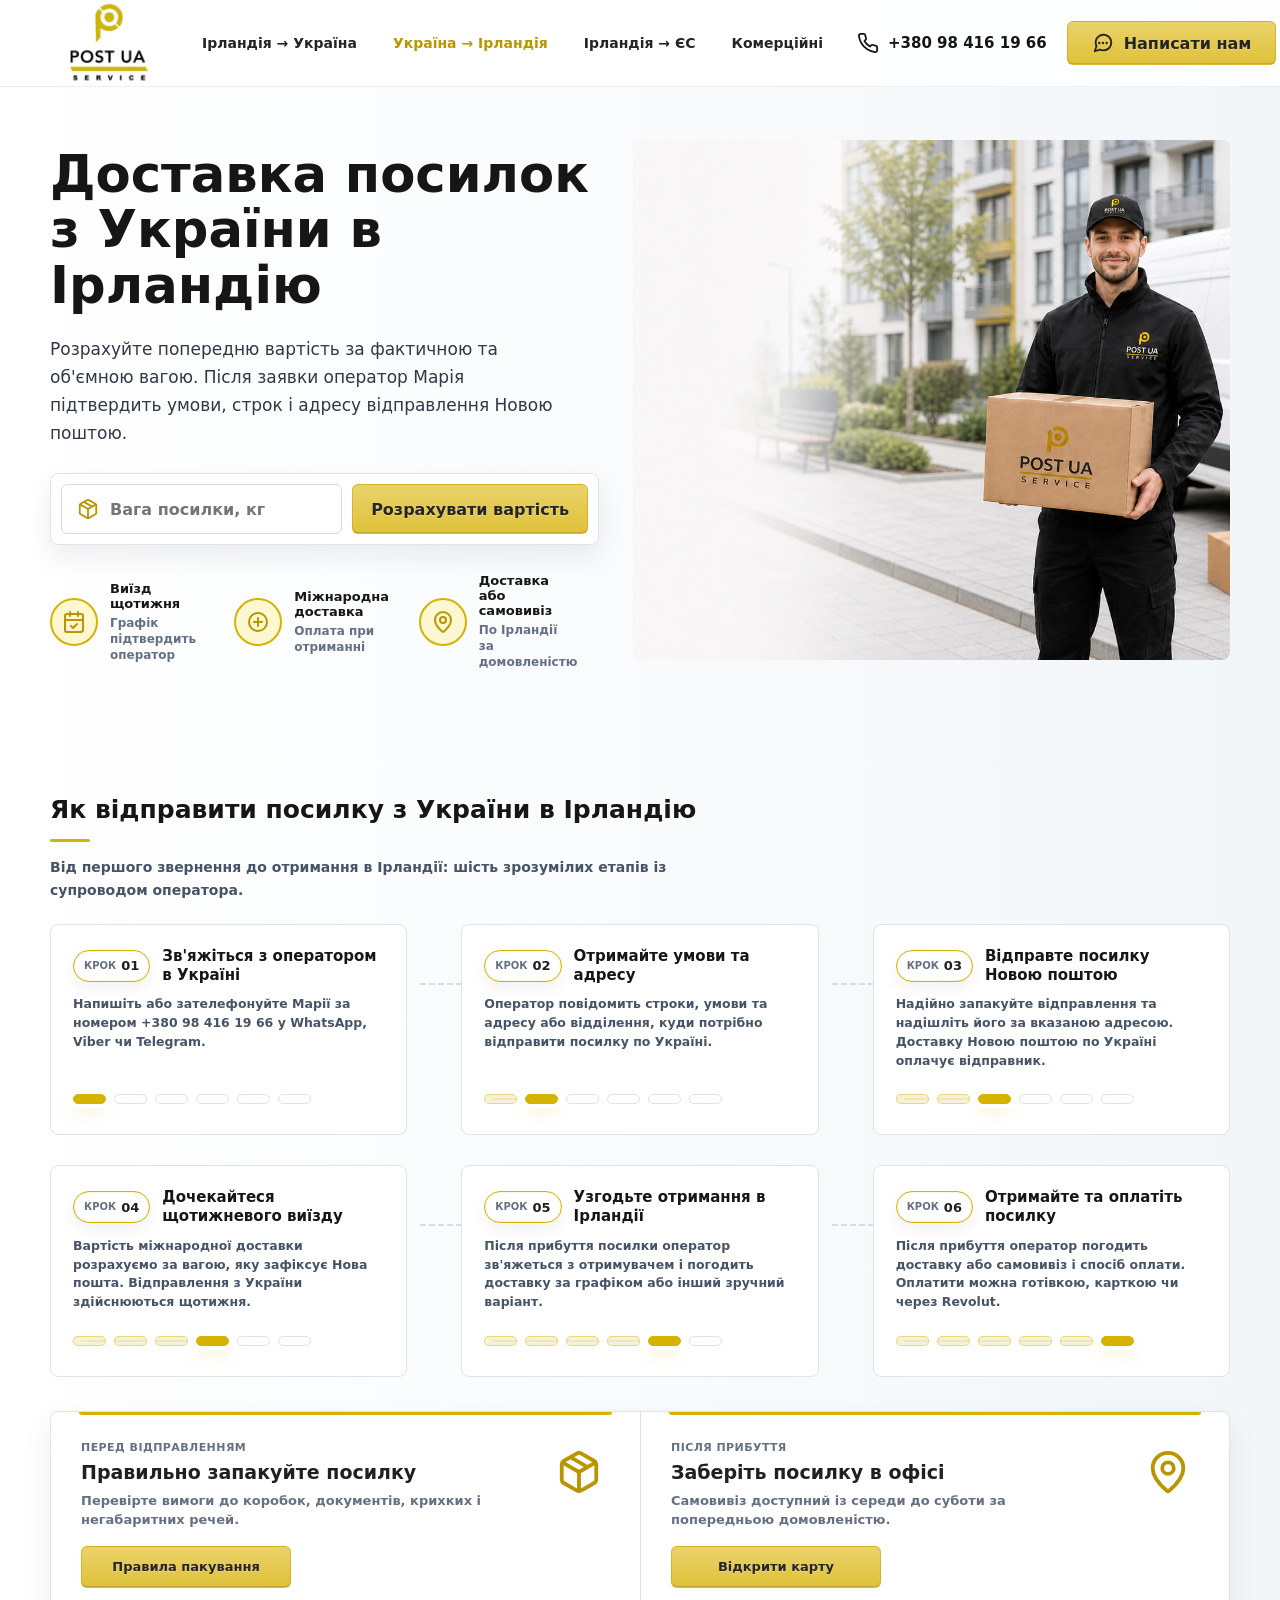
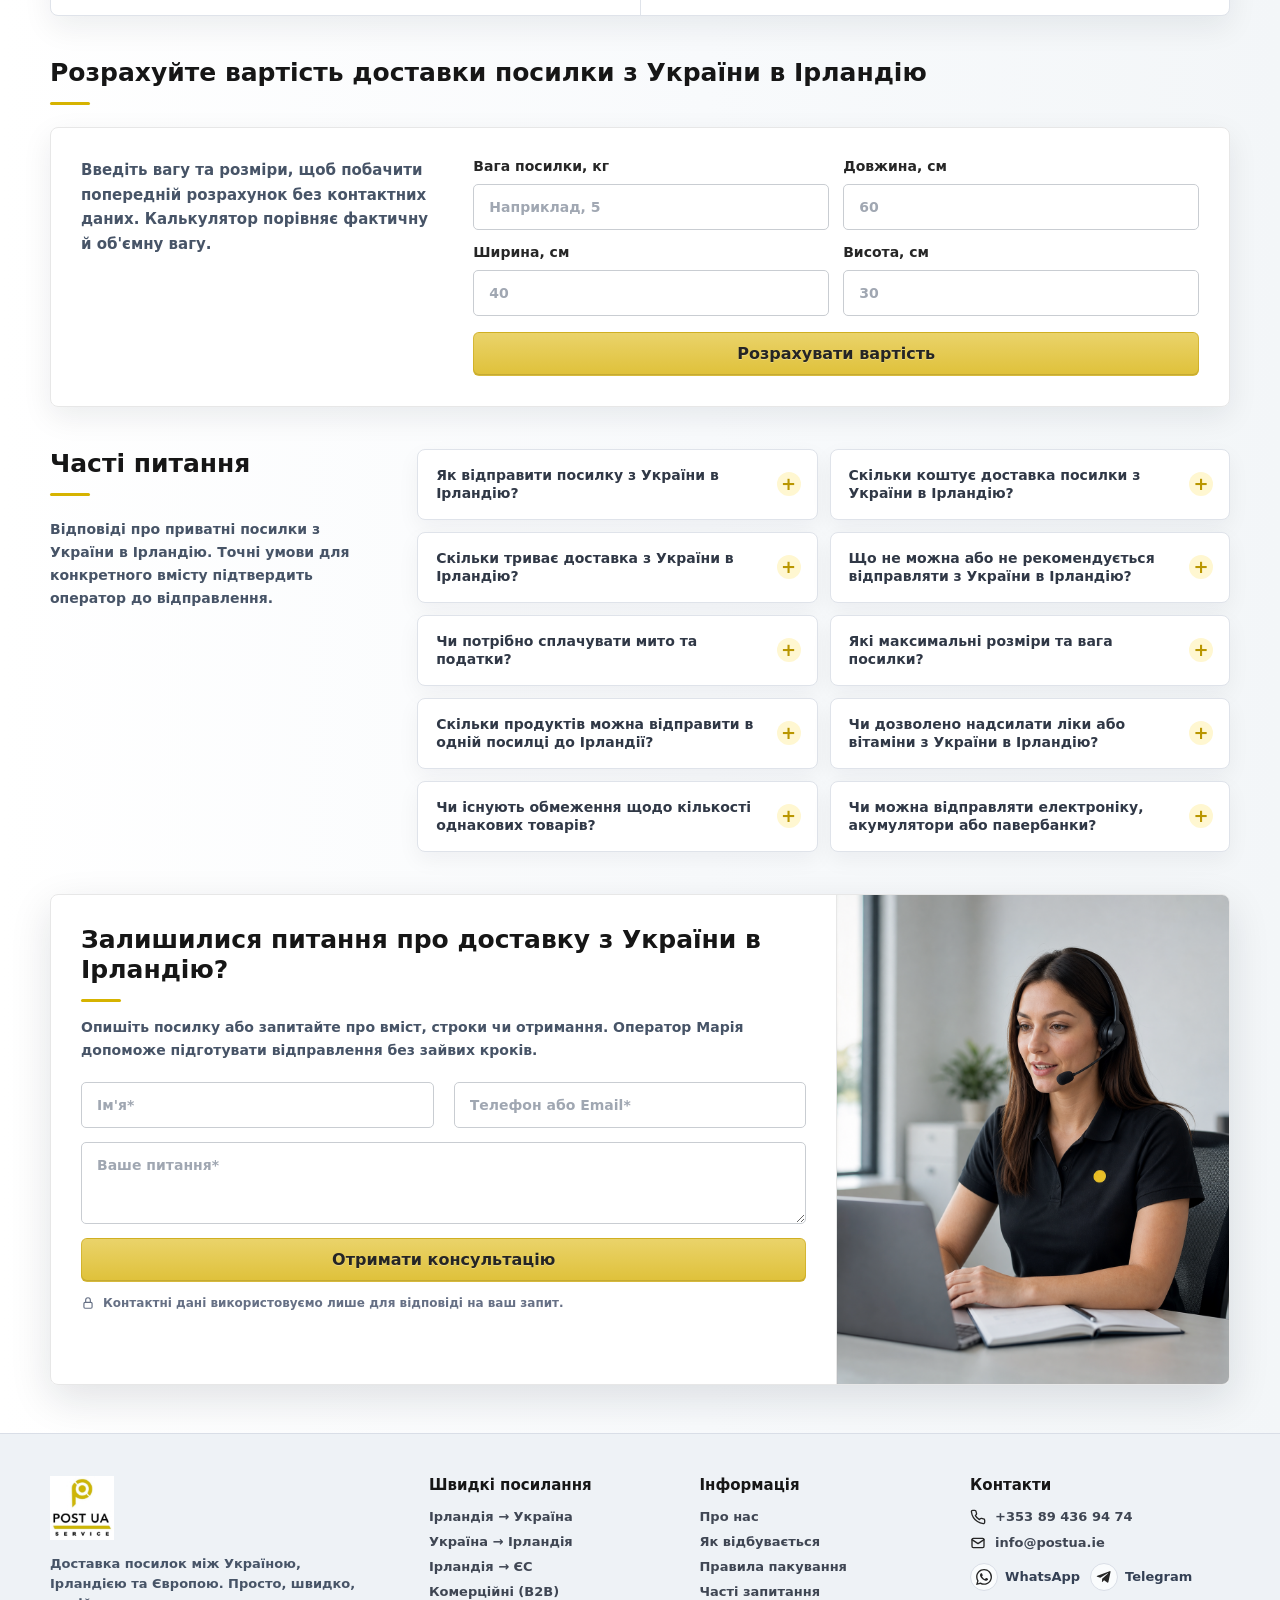
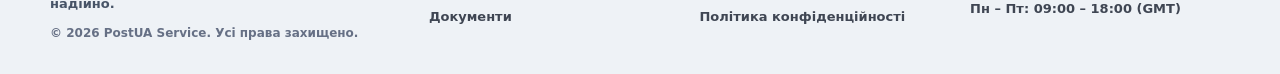
<file: ukrayina-irlandiya.html>
<!doctype html>
<html lang="uk">
<head>
  <meta charset="utf-8">
  <meta name="viewport" content="width=device-width, initial-scale=1">
  <title>Доставка посилок з України в Ірландію | Post UA Service</title>
  <meta name="description" content="Доставка посилок з України в Ірландію: попередній розрахунок за фактичною та об'ємною вагою, щотижневі відправлення, доставка або отримання в офісі.">
  <link rel="stylesheet" href="style.css">
</head>
<body>
  <div class="page route-page">
    <header class="site-header">
      <div class="container header-inner">
        <a class="logo" href="index.html" aria-label="Post UA Service">
          <img class="logo-img" src="post-ua-service-logo.jpg" alt="POST UA Service">
        </a>
        <button class="menu-toggle" type="button" aria-controls="primary-nav" aria-expanded="false" aria-label="Відкрити меню">
          <span class="menu-toggle-lines" aria-hidden="true"><span></span><span></span><span></span></span>
        </button>
        <nav class="nav" id="primary-nav" aria-label="Основна навігація">
          <a href="irlandiya-ukrayina.html">Ірландія → Україна</a>
          <a class="is-current" href="ukrayina-irlandiya.html">Україна → Ірландія</a>
          <a href="irlandiya-es.html">Ірландія → ЄС</a>
          <a href="komertsiyni-perevezennya.html">Комерційні</a>
        </nav>
        <div class="header-actions">
          <a class="phone-link" href="tel:+380984161966">
            <svg class="icon" viewBox="0 0 24 24" fill="none" aria-hidden="true">
              <path d="M22 16.9v3a2 2 0 0 1-2.18 2 19.8 19.8 0 0 1-8.63-3.07 19.5 19.5 0 0 1-6-6A19.8 19.8 0 0 1 2.1 4.18 2 2 0 0 1 4.1 2h3a2 2 0 0 1 2 1.72c.13.96.35 1.9.67 2.8a2 2 0 0 1-.45 2.11L8.1 9.86a16 16 0 0 0 6 6l1.23-1.23a2 2 0 0 1 2.11-.45c.9.32 1.84.54 2.8.67A2 2 0 0 1 22 16.9Z" stroke="currentColor" stroke-width="2" stroke-linecap="round" stroke-linejoin="round"/>
            </svg>
            <span>+380 98 416 19 66</span>
          </a>
          <a class="btn" href="#question">
            <svg class="icon" viewBox="0 0 24 24" fill="none" aria-hidden="true">
              <path d="M21 11.5a8.4 8.4 0 0 1-.9 3.8 8.5 8.5 0 0 1-7.6 4.7 8.4 8.4 0 0 1-3.8-.9L3 21l1.9-5.7a8.4 8.4 0 0 1-.9-3.8 8.5 8.5 0 0 1 4.7-7.6 8.4 8.4 0 0 1 3.8-.9H13a8.5 8.5 0 0 1 8 8v.5Z" stroke="currentColor" stroke-width="2" stroke-linecap="round" stroke-linejoin="round"/>
              <path d="M8 12h.01M12 12h.01M16 12h.01" stroke="currentColor" stroke-width="2.6" stroke-linecap="round"/>
            </svg>
            <span>Написати нам</span>
          </a>
        </div>
      </div>
    </header>

    <main>
      <section class="hero route-hero-main">
        <div class="container hero-inner route-hero-inner">
          <div class="hero-copy route-hero-copy">
            <h1>Доставка посилок з України в Ірландію</h1>
            <p>Розрахуйте попередню вартість за фактичною та об'ємною вагою. Після заявки оператор Марія підтвердить умови, строк і адресу відправлення Новою поштою.</p>

            <form class="route-hero-check" data-route-weight-form>
              <label class="route-hero-input">
                <span class="route-hero-input-icon" aria-hidden="true">
                  <svg class="icon" viewBox="0 0 24 24" fill="none">
                    <path d="M21 8a2 2 0 0 0-1-1.73l-7-4a2 2 0 0 0-2 0l-7 4A2 2 0 0 0 3 8v8a2 2 0 0 0 1 1.73l7 4a2 2 0 0 0 2 0l7-4A2 2 0 0 0 21 16Z" stroke="currentColor" stroke-width="2" stroke-linejoin="round"/>
                    <path d="m7.5 4.27 9 5.15M3.29 7 12 12l8.71-5M12 22V12" stroke="currentColor" stroke-width="2" stroke-linejoin="round"/>
                  </svg>
                </span>
                <span class="sr-only">Вага посилки, кг</span>
                <input type="number" min="0.1" step="0.1" inputmode="decimal" placeholder="Вага посилки, кг" required data-route-weight-input>
              </label>
              <button class="btn" type="submit">Розрахувати вартість</button>
            </form>

            <div class="hero-features route-hero-features">
              <div class="feature">
                <span class="feature-icon"><svg class="icon" viewBox="0 0 24 24" fill="none" aria-hidden="true"><path d="M8 2v4M16 2v4" stroke="currentColor" stroke-width="2" stroke-linecap="round"/><rect x="3" y="4" width="18" height="18" rx="2" stroke="currentColor" stroke-width="2"/><path d="M3 10h18M9 16l2 2 4-4" stroke="currentColor" stroke-width="2" stroke-linecap="round" stroke-linejoin="round"/></svg></span>
                <span class="feature-text"><strong>Виїзд щотижня</strong><span>Графік підтвердить оператор</span></span>
              </div>
              <div class="feature">
                <span class="feature-icon"><svg class="icon" viewBox="0 0 24 24" fill="none" aria-hidden="true"><path d="M8 12h8M12 8v8" stroke="currentColor" stroke-width="2" stroke-linecap="round"/><circle cx="12" cy="12" r="9" stroke="currentColor" stroke-width="2"/></svg></span>
                <span class="feature-text"><strong>Міжнародна доставка</strong><span>Оплата при отриманні</span></span>
              </div>
              <div class="feature">
                <span class="feature-icon"><svg class="icon" viewBox="0 0 24 24" fill="none" aria-hidden="true"><path d="M20 10c0 4.99-5.54 10.19-7.4 11.8a1 1 0 0 1-1.2 0C9.54 20.19 4 14.99 4 10a8 8 0 0 1 16 0Z" stroke="currentColor" stroke-width="2"/><circle cx="12" cy="10" r="3" stroke="currentColor" stroke-width="2"/></svg></span>
                <span class="feature-text"><strong>Доставка або самовивіз</strong><span>По Ірландії за домовленістю</span></span>
              </div>
            </div>
          </div>
          <div class="hero-art route-hero-art">
            <img class="hero-original-img" src="hero-ua-ie.png" width="1743" height="902" alt="Кур'єр Post UA приймає посилку для доставки з України в Ірландію">
          </div>
        </div>
      </section>

      <section class="section route-process" id="route-process">
        <div class="container">
          <div class="section-head">
            <h2 class="section-title">Як відправити посилку з України в Ірландію</h2>
            <p>Від першого звернення до отримання в Ірландії: шість зрозумілих етапів із супроводом оператора.</p>
          </div>
          <div class="work-grid route-process-grid">
            <article class="work-step"><div class="work-step-copy"><div class="work-step-heading"><span class="work-step-number">01</span><strong>Зв'яжіться з оператором в Україні</strong></div><p>Напишіть або зателефонуйте Марії за номером +380 98 416 19 66 у WhatsApp, Viber чи Telegram.</p></div><div class="work-visual" aria-hidden="true"><span class="work-route-dots"><span class="is-active"></span><span></span><span></span><span></span><span></span><span></span></span></div></article>
            <article class="work-step"><div class="work-step-copy"><div class="work-step-heading"><span class="work-step-number">02</span><strong>Отримайте умови та адресу</strong></div><p>Оператор повідомить строки, умови та адресу або відділення, куди потрібно відправити посилку по Україні.</p></div><div class="work-visual" aria-hidden="true"><span class="work-route-dots"><span class="is-complete"></span><span class="is-active"></span><span></span><span></span><span></span><span></span></span></div></article>
            <article class="work-step"><div class="work-step-copy"><div class="work-step-heading"><span class="work-step-number">03</span><strong>Відправте посилку Новою поштою</strong></div><p>Надійно запакуйте відправлення та надішліть його за вказаною адресою. Доставку Новою поштою по Україні оплачує відправник.</p></div><div class="work-visual" aria-hidden="true"><span class="work-route-dots"><span class="is-complete"></span><span class="is-complete"></span><span class="is-active"></span><span></span><span></span><span></span></span></div></article>
            <article class="work-step"><div class="work-step-copy"><div class="work-step-heading"><span class="work-step-number">04</span><strong>Дочекайтеся щотижневого виїзду</strong></div><p>Вартість міжнародної доставки розрахуємо за вагою, яку зафіксує Нова пошта. Відправлення з України здійснюються щотижня.</p></div><div class="work-visual" aria-hidden="true"><span class="work-route-dots"><span class="is-complete"></span><span class="is-complete"></span><span class="is-complete"></span><span class="is-active"></span><span></span><span></span></span></div></article>
            <article class="work-step"><div class="work-step-copy"><div class="work-step-heading"><span class="work-step-number">05</span><strong>Узгодьте отримання в Ірландії</strong></div><p>Після прибуття посилки оператор зв'яжеться з отримувачем і погодить доставку за графіком або інший зручний варіант.</p></div><div class="work-visual" aria-hidden="true"><span class="work-route-dots"><span class="is-complete"></span><span class="is-complete"></span><span class="is-complete"></span><span class="is-complete"></span><span class="is-active"></span><span></span></span></div></article>
            <article class="work-step"><div class="work-step-copy"><div class="work-step-heading"><span class="work-step-number">06</span><strong>Отримайте та оплатіть посилку</strong></div><p>Після прибуття оператор погодить доставку або самовивіз і спосіб оплати. Оплатити можна готівкою, карткою чи через Revolut.</p></div><div class="work-visual" aria-hidden="true"><span class="work-route-dots"><span class="is-complete"></span><span class="is-complete"></span><span class="is-complete"></span><span class="is-complete"></span><span class="is-complete"></span><span class="is-active"></span></span></div></article>
          </div>
          <div class="route-process-actions" aria-label="Корисна інформація про відправлення та отримання">
            <article class="route-process-action">
              <div class="route-process-action-copy"><small>Перед відправленням</small><strong>Правильно запакуйте посилку</strong><span>Перевірте вимоги до коробок, документів, крихких і негабаритних речей.</span><a class="btn route-process-action-btn" href="pravyla-pakuvannya.html">Правила пакування</a></div>
              <span class="route-process-action-icon" aria-hidden="true"><svg viewBox="0 0 24 24" fill="none"><path d="M21 8a2 2 0 0 0-1-1.73l-7-4a2 2 0 0 0-2 0l-7 4A2 2 0 0 0 3 8v8a2 2 0 0 0 1 1.73l7 4a2 2 0 0 0 2 0l7-4A2 2 0 0 0 21 16Z" stroke="currentColor" stroke-width="2" stroke-linejoin="round"/><path d="m7.5 4.27 9 5.15M3.29 7 12 12l8.71-5M12 22V12" stroke="currentColor" stroke-width="2" stroke-linejoin="round"/></svg></span>
            </article>
            <article class="route-process-action">
              <div class="route-process-action-copy"><small>Після прибуття</small><strong>Заберіть посилку в офісі</strong><span>Самовивіз доступний із середи до суботи за попередньою домовленістю.</span><a class="btn route-process-action-btn" href="https://maps.app.goo.gl/urjNV3EzLcqLgsvo9" target="_blank" rel="noopener">Відкрити карту</a></div>
              <span class="route-process-action-icon" aria-hidden="true"><svg viewBox="0 0 24 24" fill="none"><path d="M20 10c0 4.99-5.54 10.19-7.4 11.8a1 1 0 0 1-1.2 0C9.54 20.19 4 14.99 4 10a8 8 0 0 1 16 0Z" stroke="currentColor" stroke-width="2" stroke-linejoin="round"/><circle cx="12" cy="10" r="3" stroke="currentColor" stroke-width="2"/></svg></span>
            </article>
          </div>
        </div>
      </section>

      <section class="section" id="calculator">
        <div class="container">
          <div class="section-head"><h2 class="section-title">Розрахуйте вартість доставки посилки з України в Ірландію</h2></div>
          <div class="booking-card route-calculator" data-simple-calculator>
            <div class="route-calculator-copy"><p>Введіть вагу та розміри, щоб побачити попередній розрахунок без контактних даних. Калькулятор порівняє фактичну й об'ємну вагу.</p></div>
            <div class="route-calculator-form">
              <div class="parcel-grid">
                <label class="field route-field">Вага посилки, кг<input type="number" min="0.1" step="0.1" placeholder="Наприклад, 5" data-simple-calc-field="weight"></label>
                <label class="field route-field">Довжина, см<input type="number" min="1" step="1" placeholder="60" data-simple-calc-field="length"></label>
                <label class="field route-field">Ширина, см<input type="number" min="1" step="1" placeholder="40" data-simple-calc-field="width"></label>
                <label class="field route-field">Висота, см<input type="number" min="1" step="1" placeholder="30" data-simple-calc-field="height"></label>
              </div>
              <button class="btn" type="button" data-simple-calc-submit>Розрахувати вартість</button>
              <div class="route-calc-result route-calc-result-detailed" data-simple-calc-result hidden>
                <div class="route-calc-metrics">
                  <span><small>Об'ємна вага</small><strong data-simple-calc-output="volume">0.00 кг</strong></span>
                  <span><small>Розрахункова вага</small><strong data-simple-calc-output="billable">0.00 кг</strong></span>
                  <span><small>Попередня вартість</small><strong data-simple-calc-output="price">від 25 EUR</strong></span>
                </div>
                <p>Фінальна сума визначається за вагою Нової пошти та підтверджується оператором.</p>
                <button class="btn btn-outline" type="button" data-scroll-to-question>Оформити відправлення</button>
              </div>
            </div>
          </div>
        </div>
      </section>

      <section class="section" id="faq">
        <div class="container faq-block">
          <div><div class="section-head"><h2 class="section-title">Часті питання</h2></div><p class="faq-intro">Відповіді про приватні посилки з України в Ірландію. Точні умови для конкретного вмісту підтвердить оператор до відправлення.</p></div>
          <div class="faq-list">
            <details class="faq-item"><summary>Як відправити посилку з України в Ірландію?</summary><p>Зв'яжіться з оператором Марією, отримайте умови та адресу в Україні, запакуйте посилку і відправте її Новою поштою. Після прибуття в Ірландію оператор погодить спосіб отримання.</p></details>
            <details class="faq-item"><summary>Скільки коштує доставка посилки з України в Ірландію?</summary><p>Вартість залежить від фактичної або об'ємної ваги та параметрів відправлення. Попередню суму покаже калькулятор, а остаточну вартість оператор підтвердить за вагою Нової пошти.</p></details>
            <details class="faq-item"><summary>Скільки триває доставка з України в Ірландію?</summary><p>Виїзди з України здійснюються щотижня. Конкретний строк залежить від дати надходження посилки, маршруту й оформлення; актуальний прогноз повідомить оператор.</p></details>
            <details class="faq-item"><summary>Що не можна або не рекомендується відправляти з України в Ірландію?</summary><p>Не приймаються небезпечні, заборонені або обмежені до міжнародного перевезення товари. Перед пакуванням повідомте оператору точний вміст, якщо маєте сумніви.</p></details>
            <details class="faq-item"><summary>Чи потрібно сплачувати мито та податки?</summary><p>Це залежить від вмісту, вартості, кількості товарів і митних правил. Оператор допоможе перевірити конкретне відправлення до його передачі.</p></details>
            <details class="faq-item"><summary>Які максимальні розміри та вага посилки?</summary><p>Допустимі параметри залежать від типу відправлення та способу доставки. Вкажіть вагу й габарити у заявці, щоб оператор підтвердив можливість перевезення.</p></details>
            <details class="faq-item"><summary>Скільки продуктів можна відправити в одній посилці до Ірландії?</summary><p>Обмеження залежать від типу, упаковки та кількості продуктів. Перелік і вагу харчових товарів потрібно погодити з оператором до відправлення.</p></details>
            <details class="faq-item"><summary>Чи дозволено надсилати ліки або вітаміни з України в Ірландію?</summary><p>Для ліків і вітамінів можуть діяти обмеження за складом, кількістю та документами. Повідомте назву й кількість оператору перед пакуванням.</p></details>
            <details class="faq-item"><summary>Чи існують обмеження щодо кількості однакових товарів?</summary><p>Так, значна кількість однакових товарів може мати ознаки комерційного відправлення. Такі посилки потрібно погоджувати окремо.</p></details>
            <details class="faq-item"><summary>Чи можна відправляти електроніку, акумулятори або павербанки?</summary><p>Для техніки та літієвих акумуляторів діють окремі правила безпеки. Не відправляйте їх без попереднього погодження з оператором.</p></details>
          </div>
        </div>
      </section>

      <section class="section" id="question">
        <div class="container contact-panel contact-panel-question-only">
          <div class="question-form">
            <div class="question-form-head"><h2>Залишилися питання про доставку з України в Ірландію?</h2><p class="question-intro">Опишіть посилку або запитайте про вміст, строки чи отримання. Оператор Марія допоможе підготувати відправлення без зайвих кроків.</p></div>
            <form class="form-grid" aria-label="Запитання про доставку з України в Ірландію">
              <label class="field"><span class="sr-only">Ім'я</span><input type="text" name="name" placeholder="Ім'я*" autocomplete="name" required></label>
              <label class="field"><span class="sr-only">Телефон або Email</span><input type="text" name="contact" placeholder="Телефон або Email*" autocomplete="tel" required></label>
              <label class="field wide"><span class="sr-only">Ваше питання</span><textarea name="message" placeholder="Ваше питання*" required></textarea></label>
              <button class="btn wide" type="button">Отримати консультацію</button>
              <span class="privacy"><svg width="14" height="14" viewBox="0 0 24 24" fill="none" aria-hidden="true"><rect x="5" y="11" width="14" height="10" rx="2" stroke="currentColor" stroke-width="2"/><path d="M8 11V7a4 4 0 0 1 8 0v4" stroke="currentColor" stroke-width="2"/></svg>Контактні дані використовуємо лише для відповіді на ваш запит.</span>
            </form>
          </div>
          <figure class="question-person"><img src="support-consultant-prototype.png" width="1152" height="1440" loading="lazy" decoding="async" alt="Консультантка Post UA відповідає на запитання клієнта"></figure>
        </div>
      </section>
    </main>

    <footer class="site-footer">
      <div class="container footer-main">
        <div class="footer-col footer-brand">
          <a class="logo" href="index.html" aria-label="Post UA Service"><img class="logo-img" src="post-ua-service-logo.jpg" alt="POST UA Service"></a>
          <p class="footer-copy">Доставка посилок між Україною, Ірландією та Європою. Просто, швидко, надійно.</p>
          <p class="footer-note">© <span data-current-year>2026</span> PostUA Service. Усі права захищено.</p>
        </div>
        <div class="footer-col">
          <h3>Швидкі посилання</h3>
          <ul><li><a href="irlandiya-ukrayina.html">Ірландія → Україна</a></li><li><a href="ukrayina-irlandiya.html">Україна → Ірландія</a></li><li><a href="irlandiya-es.html">Ірландія → ЄС</a></li><li><a href="komertsiyni-perevezennya.html">Комерційні (B2B)</a></li><li><a href="dokumenty.html">Документи</a></li></ul>
        </div>
        <div class="footer-col">
          <h3>Інформація</h3>
          <ul><li><a href="#">Про нас</a></li><li><a href="#route-process">Як відбувається</a></li><li><a href="pravyla-pakuvannya.html">Правила пакування</a></li><li><a href="#faq">Часті запитання</a></li><li><a href="#">Політика конфіденційності</a></li></ul>
        </div>
        <div class="footer-col">
          <h3>Контакти</h3>
          <ul>
            <li class="footer-contact-row"><svg viewBox="0 0 24 24" fill="none" aria-hidden="true"><path d="M22 16.9v3a2 2 0 0 1-2.18 2 19.8 19.8 0 0 1-8.63-3.07 19.5 19.5 0 0 1-6-6A19.8 19.8 0 0 1 2.1 4.18 2 2 0 0 1 4.1 2h3a2 2 0 0 1 2 1.72c.13.96.35 1.9.67 2.8a2 2 0 0 1-.45 2.11L8.1 9.86a16 16 0 0 0 6 6l1.23-1.23a2 2 0 0 1 2.11-.45c.9.32 1.84.54 2.8.67A2 2 0 0 1 22 16.9Z" stroke="currentColor" stroke-width="2" stroke-linecap="round" stroke-linejoin="round"/></svg>+353 89 436 94 74</li>
            <li class="footer-contact-row"><svg viewBox="0 0 24 24" fill="none" aria-hidden="true"><rect x="3" y="5" width="18" height="14" rx="2" stroke="currentColor" stroke-width="2"/><path d="m3 7 9 6 9-6" stroke="currentColor" stroke-width="2" stroke-linecap="round" stroke-linejoin="round"/></svg>info@postua.ie</li>
            <li class="footer-messengers">
              <a class="footer-messenger" href="#"><span class="footer-messenger-icon" aria-hidden="true"><svg viewBox="0 0 24 24"><path class="icon-fill" d="M20.52 3.45A11.83 11.83 0 0 0 12.08 0C5.5 0 .16 5.33.16 11.9c0 2.09.55 4.13 1.59 5.93L.06 24l6.31-1.65a11.87 11.87 0 0 0 5.7 1.45h.01c6.57 0 11.91-5.34 11.91-11.9 0-3.18-1.24-6.17-3.47-8.45ZM12.08 21.8h-.01a9.88 9.88 0 0 1-5.04-1.38l-.36-.21-3.75.98 1-3.65-.24-.38a9.86 9.86 0 0 1-1.51-5.26c0-5.46 4.45-9.9 9.91-9.9 2.65 0 5.13 1.03 7 2.9a9.84 9.84 0 0 1 2.9 7c0 5.46-4.45 9.9-9.9 9.9Zm5.43-7.4c-.3-.15-1.76-.87-2.04-.97-.27-.1-.47-.15-.67.15-.2.3-.77.97-.94 1.16-.17.2-.35.22-.65.08-.3-.15-1.26-.46-2.4-1.48-.89-.79-1.49-1.76-1.66-2.06-.17-.3-.02-.46.13-.61.14-.13.3-.35.45-.52.15-.18.2-.3.3-.5.1-.2.05-.37-.03-.52-.07-.15-.67-1.61-.92-2.21-.24-.58-.49-.5-.67-.51h-.57c-.2 0-.52.08-.79.37-.27.3-1.04 1.02-1.04 2.48 0 1.47 1.07 2.88 1.22 3.08.15.2 2.1 3.2 5.09 4.49.71.31 1.26.49 1.7.62.71.23 1.36.2 1.87.12.57-.09 1.76-.72 2.01-1.41.25-.7.25-1.29.17-1.42-.07-.12-.27-.2-.57-.35Z"/></svg></span>WhatsApp</a>
              <a class="footer-messenger" href="https://t.me/Post2Ua"><span class="footer-messenger-icon" aria-hidden="true"><svg viewBox="0 0 24 24"><path class="icon-fill" d="M21.72 4.7 18.6 19.42c-.24 1.05-.85 1.31-1.72.82l-4.75-3.5-2.29 2.2c-.25.25-.47.47-.96.47l.34-4.84L18.04 6.6c.38-.34-.08-.53-.6-.2L6.55 13.26l-4.69-1.47c-1.02-.32-1.04-1.02.21-1.5L20.4 3.22c.85-.32 1.6.2 1.32 1.48Z"/></svg></span>Telegram</a>
            </li>
            <li><strong>Пн – Пт:</strong> 09:00 – 18:00 (GMT)</li>
          </ul>
        </div>
      </div>
    </footer>
  </div>
  <script src="script.js"></script>
</body>
</html>
</file>
<file: style.css>
:root {
      --yellow: #d6b300;
      --yellow-dark: #b99600;
      --yellow-soft: #fff7d1;
      --yellow-rgb: 214, 179, 0;
      --button-yellow: #dfc13a;
      --button-yellow-hover: #d3b423;
      --button-text: #252525;
      --hover-surface: #fffdf5;
      --hover-accent: rgba(214, 179, 0, 0.12);
      --hover-border: rgba(214, 179, 0, 0.42);
      --hover-shadow: 0 10px 24px rgba(15, 23, 42, 0.075);
      --ink: #161616;
      --muted: #667085;
      --line: #e7e7e7;
      --soft: #f8f8f8;
      --green: #4caf50;
      --shadow: 0 14px 42px rgba(15, 23, 42, 0.12);
      --radius: 8px;
      font-family: Inter, ui-sans-serif, system-ui, -apple-system, BlinkMacSystemFont, "Segoe UI", Arial, sans-serif;
    }

    * {
      box-sizing: border-box;
    }

    body {
      margin: 0;
      color: var(--ink);
      background: #fff;
      letter-spacing: 0;
      overflow-x: hidden;
    }

    a {
      color: inherit;
      text-decoration: none;
    }

    button,
    input,
    textarea,
    select {
      font: inherit;
    }

    button {
      cursor: pointer;
    }

    .sr-only {
      position: absolute;
      width: 1px;
      height: 1px;
      padding: 0;
      margin: -1px;
      overflow: hidden;
      clip: rect(0, 0, 0, 0);
      white-space: nowrap;
      border: 0;
    }

    .page {
      overflow: hidden;
      background: linear-gradient(90deg, #ffffff 0%, #f8fafc 55%, #f3f6f8 100%);
    }

    .container {
      width: min(1180px, calc(100% - 48px));
      margin: 0 auto;
    }

    .site-header {
      position: relative;
      z-index: 10;
      background: rgba(255, 255, 255, 0.95);
      border-bottom: 1px solid rgba(231, 231, 231, 0.65);
    }

    .header-inner {
      position: relative;
      display: flex;
      align-items: center;
      gap: 34px;
      min-height: 78px;
    }

    .logo {
      display: inline-flex;
      align-items: center;
      justify-content: center;
      min-width: 118px;
      line-height: 1;
    }

    .logo-img {
      display: block;
      width: 86px;
      height: auto;
    }

    .site-footer .logo-img {
      width: 64px;
    }

    .site-footer .logo {
      min-width: 0;
      justify-content: flex-start;
    }

    .nav {
      display: flex;
      align-items: center;
      justify-content: center;
      flex: 1;
      gap: 36px;
      color: #242424;
      font-size: 14px;
      font-weight: 650;
      white-space: nowrap;
    }

    .menu-toggle {
      display: none;
      width: 44px;
      height: 44px;
      align-items: center;
      justify-content: center;
      flex: 0 0 auto;
      border: 1px solid #dfe3ea;
      border-radius: 6px;
      background: #fff;
      color: #202020;
      box-shadow: 0 8px 18px rgba(15, 23, 42, 0.06);
    }

    .menu-toggle-lines {
      display: grid;
      gap: 5px;
      width: 20px;
    }

    .menu-toggle-lines span {
      display: block;
      height: 2px;
      border-radius: 2px;
      background: currentColor;
      transition: transform 160ms ease, opacity 160ms ease;
    }

    .menu-toggle[aria-expanded="true"] .menu-toggle-lines span:nth-child(1) {
      transform: translateY(7px) rotate(45deg);
    }

    .menu-toggle[aria-expanded="true"] .menu-toggle-lines span:nth-child(2) {
      opacity: 0;
    }

    .menu-toggle[aria-expanded="true"] .menu-toggle-lines span:nth-child(3) {
      transform: translateY(-7px) rotate(-45deg);
    }

    .header-actions {
      display: flex;
      align-items: center;
      gap: 20px;
      margin-left: auto;
      white-space: nowrap;
    }

    .phone-link {
      display: inline-flex;
      align-items: center;
      gap: 9px;
      font-size: 15px;
      font-weight: 800;
    }

    .icon {
      display: inline-flex;
      width: 22px;
      height: 22px;
      align-items: center;
      justify-content: center;
      flex: 0 0 auto;
    }

    .btn {
      display: inline-flex;
      align-items: center;
      justify-content: center;
      gap: 10px;
      min-height: 44px;
      padding: 0 24px;
      border: 1px solid rgba(185, 150, 0, 0.42);
      border-radius: 6px;
      font-weight: 800;
      color: var(--button-text);
      background: linear-gradient(180deg, #ead36a 0%, var(--button-yellow) 100%);
      text-shadow: 0 1px 0 rgba(255, 255, 255, 0.28);
      box-shadow: inset 0 -1px 0 rgba(0, 0, 0, 0.12);
      transition: transform 160ms ease, box-shadow 160ms ease, background 160ms ease, border-color 160ms ease;
    }

    .btn:hover {
      transform: translateY(-1px);
      border-color: rgba(169, 136, 0, 0.58);
      background: linear-gradient(180deg, #e6cd55 0%, var(--button-yellow-hover) 100%);
      box-shadow: 0 7px 16px rgba(var(--yellow-rgb), 0.18), inset 0 -1px 0 rgba(0, 0, 0, 0.12);
    }

    .btn-outline {
      background: #fff;
      border-color: #767676;
      box-shadow: none;
    }

    .btn-outline:hover {
      background: #fbfbfb;
      box-shadow: 0 8px 18px rgba(15, 23, 42, 0.08);
    }

    .hero {
      position: relative;
      padding: 34px 0 104px;
      min-height: 500px;
    }

    .hero-inner {
      position: relative;
      display: grid;
      grid-template-columns: minmax(420px, 0.92fr) minmax(430px, 1fr);
      align-items: center;
      gap: 34px;
    }

    .hero-copy {
      position: relative;
      z-index: 3;
      padding-top: 16px;
    }

    .hero h1 {
      max-width: 620px;
      margin: 0;
      font-size: clamp(35px, 4vw, 52px);
      line-height: 1.08;
      letter-spacing: 0;
      font-weight: 900;
    }

    .hero p {
      max-width: 525px;
      margin: 22px 0 0;
      color: #303846;
      font-size: 17px;
      line-height: 1.65;
      font-weight: 500;
    }

    .hero-features {
      display: grid;
      grid-template-columns: repeat(3, minmax(0, 1fr));
      gap: 28px;
      max-width: 525px;
      margin-top: 34px;
    }

    .feature {
      display: grid;
      grid-template-columns: 48px 1fr;
      gap: 12px;
      align-items: center;
      min-width: 0;
    }

    .feature .feature-icon {
      width: 48px;
      height: 48px;
      display: inline-flex;
      align-items: center;
      justify-content: center;
      border: 2px solid var(--yellow);
      border-radius: 50%;
      color: var(--yellow-dark);
      background: var(--yellow-soft);
    }

    .feature .feature-icon svg {
      width: 24px;
      height: 24px;
      display: block;
    }

    .feature strong,
    .mini-title {
      display: block;
      font-size: 13px;
      font-weight: 900;
    }

    .feature-text {
      display: block;
      min-width: 0;
    }

    .feature-text span {
      display: block;
      margin-top: 4px;
      color: var(--muted);
      font-size: 12px;
      line-height: 1.35;
      font-weight: 600;
    }

    .hero-art {
      position: relative;
      z-index: 1;
      width: 100%;
      min-height: 470px;
      max-height: 520px;
      aspect-ratio: 1.08 / 1;
      margin: 0;
      overflow: hidden;
      border-radius: 8px;
      background: transparent;
    }

    .hero-original-img {
      position: absolute;
      inset: 0;
      width: 100%;
      height: 100%;
      display: block;
      object-fit: cover;
      object-position: 58% center;
      transform: scale(1.02);
    }

    .hero-art::before {
      display: none;
    }

    .hero-art::after {
      display: none;
    }

    .hero-art svg {
      display: none;
    }

    .booking {
      position: relative;
      z-index: 4;
      margin-top: -58px;
    }

    .booking-card,
    .result-panel,
    .contact-panel {
      background: rgba(255, 255, 255, 0.98);
      border: 1px solid var(--line);
      border-radius: var(--radius);
      box-shadow: var(--shadow);
    }

    .booking-card {
      overflow: hidden;
    }

    .tabs {
      display: grid;
      grid-template-columns: repeat(4, 1fr);
      min-height: 56px;
      border-bottom: 1px solid var(--line);
      background: #fff;
    }

    .tab {
      position: relative;
      display: inline-flex;
      align-items: center;
      justify-content: center;
      gap: 9px;
      border: 0;
      background: transparent;
      color: #202020;
      padding: 0 10px;
      font-weight: 750;
    }

    .tab-step {
      width: 23px;
      height: 23px;
      display: inline-flex;
      align-items: center;
      justify-content: center;
      border-radius: 999px;
      background: #f2f4f7;
      color: #667085;
      font-size: 11px;
      font-weight: 900;
      line-height: 1;
      transition: background 160ms ease, color 160ms ease;
    }

    .tab[aria-selected="true"] .tab-step {
      background: var(--yellow);
      color: var(--button-text);
    }

    .tab[aria-selected="true"]::after {
      content: "";
      position: absolute;
      left: 14%;
      right: 14%;
      bottom: -1px;
      height: 3px;
      background: var(--yellow);
      border-radius: 3px 3px 0 0;
    }

    .booking-body {
      position: relative;
      display: grid;
      grid-template-columns: 1fr 1fr;
      min-height: 208px;
      margin: 0 16px 16px;
      overflow: hidden;
      border: 1px solid #e5e8ed;
      border-radius: 8px;
      background: #fff;
    }

    .booking-panel {
      display: none;
    }

    .booking-panel.is-active {
      display: grid;
    }

    .booking-body.booking-body-single {
      grid-template-columns: minmax(0, 1fr) minmax(280px, 0.82fr);
    }

    .route-form {
      display: flex;
      flex-direction: column;
      align-items: flex-start;
      justify-content: center;
      padding: 28px 58px 28px;
    }

    .route-form .field + .field {
      margin-top: 16px;
    }

    .route-form + .route-form {
      border-left: 1px solid var(--line);
    }

    .stage-note {
      display: flex;
      flex-direction: column;
      justify-content: center;
      gap: 10px;
      padding: 28px 34px;
      border-left: 1px solid var(--line);
      background: #fbfcfd;
    }

    .stage-note strong {
      color: var(--yellow-dark);
      font-size: 13px;
      font-weight: 900;
      text-transform: uppercase;
      letter-spacing: 0.04em;
    }

    .stage-note h3 {
      margin: 0;
      font-size: 21px;
      line-height: 1.2;
    }

    .stage-note p {
      margin: 0;
      color: #475467;
      font-size: 14px;
      line-height: 1.55;
    }

    .booking-body.reverse .route-form[data-route="ie-ua"] {
      order: 3;
      border-left: 1px solid var(--line);
    }

    .booking-body.reverse .route-form[data-route="ua-ie"] {
      order: 1;
      border-left: 0;
    }

    .route-heading {
      display: flex;
      align-items: center;
      gap: 12px;
      margin: 0 0 17px;
      font-size: 22px;
      line-height: 1.2;
      font-weight: 900;
    }

    .flag {
      display: inline-grid;
      width: 26px;
      height: 18px;
      overflow: hidden;
      border-radius: 2px;
      box-shadow: inset 0 0 0 1px rgba(0, 0, 0, 0.08);
      flex: 0 0 auto;
    }

    .flag-ie {
      grid-template-columns: repeat(3, 1fr);
    }

    .flag-ie span:nth-child(1) { background: #169b62; }
    .flag-ie span:nth-child(2) { background: #fff; }
    .flag-ie span:nth-child(3) { background: #ff883e; }

    .flag-ua {
      grid-template-rows: repeat(2, 1fr);
    }

    .flag-ua span:nth-child(1) { background: #0057b8; }
    .flag-ua span:nth-child(2) { background: #ffd700; }

    .field {
      display: grid;
      gap: 10px;
      color: #262626;
      font-size: 14px;
      font-weight: 650;
      width: min(395px, 100%);
    }

    .field input,
    .field select,
    .field textarea {
      width: 100%;
      min-height: 46px;
      border: 1px solid #c9cdd2;
      border-radius: 5px;
      padding: 0 15px;
      color: #222;
      background: #fff;
      outline: none;
      transition: border 160ms ease, box-shadow 160ms ease;
    }

    .field input::placeholder,
    .field textarea::placeholder {
      color: #a0a7b2;
    }

    .field textarea {
      min-height: 82px;
      padding-top: 14px;
      resize: vertical;
    }

    .field input:focus,
    .field select:focus,
    .field textarea:focus {
      border-color: var(--yellow-dark);
      box-shadow: 0 0 0 3px rgba(var(--yellow-rgb), 0.18);
    }

    .route-form .btn {
      width: min(295px, 100%);
      margin-top: 22px;
    }

    .swap {
      position: absolute;
      left: 50%;
      top: 50%;
      width: 54px;
      height: 54px;
      display: inline-flex;
      align-items: center;
      justify-content: center;
      border: 1px solid #e3e6ea;
      border-radius: 50%;
      background: #fff;
      color: var(--yellow-dark);
      transform: translate(-50%, -50%);
      box-shadow: 0 8px 22px rgba(15, 23, 42, 0.11);
      transition: transform 160ms ease, box-shadow 160ms ease, border-color 160ms ease;
    }

    .swap:hover {
      border-color: rgba(var(--yellow-rgb), 0.45);
      transform: translate(-50%, -50%) scale(1.03);
      box-shadow: 0 10px 24px rgba(15, 23, 42, 0.14);
    }

    .swap svg {
      width: 28px;
      height: 28px;
    }

    .result-panel {
      display: grid;
      grid-template-columns: 1fr 1.25fr 260px;
      gap: 26px;
      align-items: center;
      margin-top: 18px;
      padding: 22px 18px 22px 26px;
      border-color: #63c466;
      box-shadow: none;
    }

    .result-status {
      display: grid;
      grid-template-columns: 72px 1fr;
      align-items: center;
      gap: 20px;
    }

    .check-circle {
      width: 72px;
      height: 72px;
      display: inline-flex;
      align-items: center;
      justify-content: center;
      border: 2px solid var(--green);
      border-radius: 50%;
      color: var(--green);
    }

    .result-status h2,
    .section-title,
    .contact-panel h2 {
      margin: 0;
      font-size: 25px;
      line-height: 1.2;
      font-weight: 900;
    }

    .result-status p {
      margin: 6px 0 0;
      font-size: 17px;
    }

    .next-steps h3 {
      margin: 0 0 10px;
      font-size: 17px;
      font-weight: 900;
    }

    .next-steps ol {
      display: grid;
      gap: 8px;
      margin: 0;
      padding: 0;
      list-style: none;
      color: #394150;
      font-size: 13px;
      font-weight: 600;
    }

    .next-steps li {
      display: grid;
      grid-template-columns: 20px 1fr;
      gap: 10px;
      align-items: start;
    }

    .step-number {
      width: 18px;
      height: 18px;
      display: inline-flex;
      align-items: center;
      justify-content: center;
      border-radius: 50%;
      color: #fff;
      background: var(--green);
      font-size: 11px;
      font-weight: 900;
    }

    .result-actions {
      display: grid;
      gap: 14px;
    }

    .result-actions .btn {
      width: 100%;
    }

    .section {
      padding: 42px 0 0;
    }

    .section-head {
      margin-bottom: 22px;
    }

    .section-head p {
      max-width: 620px;
      margin: 14px 0 0;
      color: #475467;
      font-size: 14px;
      line-height: 1.65;
      font-weight: 550;
    }

    .section-title::after,
    .contact-panel h2::after {
      content: "";
      display: block;
      width: 40px;
      height: 3px;
      margin-top: 14px;
      border-radius: 3px;
      background: var(--yellow);
    }

    .why-section {
      margin-top: 42px;
      padding: 48px 0;
      background: linear-gradient(180deg, #f7f8fa 0%, #fff 100%);
      border-top: 1px solid #e6e9ef;
      border-bottom: 1px solid #e6e9ef;
    }

    .why {
      display: grid;
      grid-template-columns: minmax(300px, 0.9fr) minmax(0, 1.45fr);
      gap: 42px;
      align-items: center;
    }

    .why-copy {
      max-width: 440px;
    }

    .why p {
      margin: 0;
      color: #475467;
      font-size: 14px;
      line-height: 1.65;
      font-weight: 550;
    }

    .trust-badge {
      width: fit-content;
      display: inline-flex;
      align-items: center;
      gap: 9px;
      margin-top: 22px;
      padding: 9px 13px;
      border: 1px solid rgba(var(--yellow-rgb), 0.38);
      border-radius: 999px;
      background: #fff;
      color: #303846;
      font-size: 13px;
      font-weight: 800;
      box-shadow: 0 8px 22px rgba(15, 23, 42, 0.06);
      transition: opacity 160ms ease, border-color 180ms ease, box-shadow 180ms ease, transform 180ms ease;
    }

    .trust-badge.is-changing {
      opacity: 0.64;
    }

    .trust-badge::before {
      content: "";
      width: 9px;
      height: 9px;
      border-radius: 50%;
      background: var(--yellow);
      box-shadow: 0 0 0 5px var(--yellow-soft);
      animation: trustPulse 4.8s ease-in-out infinite;
    }

    .trust-route {
      display: grid;
      grid-template-columns: auto 1fr auto;
      align-items: center;
      gap: 10px;
      margin-top: 28px;
      color: #667085;
      font-size: 12px;
      font-weight: 900;
      letter-spacing: 0.04em;
    }

    .route-point {
      position: relative;
      width: 38px;
      height: 38px;
      display: inline-flex;
      align-items: center;
      justify-content: center;
      border: 1px solid rgba(var(--yellow-rgb), 0.42);
      border-radius: 50%;
      background: #fff;
      color: var(--button-text);
      box-shadow: 0 8px 18px rgba(15, 23, 42, 0.06);
      transition: transform 180ms ease, border-color 180ms ease, box-shadow 180ms ease;
      animation: routePointPulse 5.4s ease-in-out infinite;
    }

    .route-point:last-child {
      animation-delay: 1.35s;
    }

    .route-line {
      position: relative;
      height: 2px;
      background: repeating-linear-gradient(90deg, rgba(var(--yellow-rgb), 0.95) 0 9px, transparent 9px 15px);
      background-size: 30px 2px;
      animation: routeFlow 9s linear infinite;
    }

    .route-line::after {
      content: "";
      position: absolute;
      top: 50%;
      left: 0;
      width: 21px;
      height: 15px;
      border: 1px solid rgba(142, 108, 24, 0.42);
      border-radius: 3px;
      background:
        linear-gradient(135deg, rgba(255, 255, 255, 0.5) 0 12%, transparent 12% 100%),
        linear-gradient(90deg, transparent 0 46%, rgba(142, 108, 24, 0.25) 46% 54%, transparent 54%),
        linear-gradient(180deg, #d2a85f 0%, #bc8740 100%);
      box-shadow: 0 7px 14px rgba(92, 64, 28, 0.18);
      transform: translate(-50%, -50%);
      animation: routeParcel 14s ease-in-out infinite alternate;
    }

    .stats {
      display: grid;
      grid-template-columns: repeat(2, minmax(0, 1fr));
      gap: 16px;
    }

    .stat-card,
    .review-card,
    .work-step {
      min-width: 0;
      border: 1px solid var(--line);
      border-radius: var(--radius);
      background: #fff;
      box-shadow: 0 8px 24px rgba(15, 23, 42, 0.08);
    }

    .stat-card {
      position: relative;
      min-height: 154px;
      padding: 22px 18px 18px;
      text-align: left;
      border-color: #e0e4ea;
      border-radius: 8px;
      box-shadow: 0 10px 26px rgba(15, 23, 42, 0.06);
      overflow: hidden;
      transition: transform 180ms ease, border-color 180ms ease, box-shadow 180ms ease;
    }

    .stat-card::before {
      content: "";
      position: absolute;
      top: 0;
      left: 18px;
      right: 18px;
      height: 3px;
      border-radius: 0 0 3px 3px;
      background: var(--yellow);
      transition: left 180ms ease, right 180ms ease, height 180ms ease, background 180ms ease;
    }

    .stat-value {
      display: block;
      margin-bottom: 10px;
      color: var(--button-text);
      font-size: 30px;
      line-height: 1;
      font-weight: 900;
      transition: color 180ms ease, transform 180ms ease;
    }

    .stat-card strong {
      display: block;
      max-width: none;
      color: #303846;
      font-size: 16px;
      line-height: 1.25;
      font-weight: 850;
    }

    .stat-card span:not(.stat-value) {
      display: block;
      margin-top: 8px;
      color: #475467;
      font-size: 13px;
      line-height: 1.48;
      font-weight: 550;
    }

    .reviews-wrap {
      position: relative;
      padding: 0 38px;
    }

    .reviews-viewport {
      overflow: hidden;
      margin: -8px 0 -12px;
      padding: 8px 0 12px;
    }

    .reviews {
      --review-card-width: calc((100% - 32px) / 3);
      display: flex;
      gap: 16px;
      transition: transform 280ms ease;
      will-change: transform;
    }

    .review-card {
      flex: 0 0 var(--review-card-width);
      padding: 18px 18px 20px;
      min-height: 168px;
      border-color: #dfe3ea;
      box-shadow: none;
      transition: background 180ms ease, border-color 180ms ease, box-shadow 180ms ease, transform 180ms ease;
    }

    .review-card.is-active {
      border-color: rgba(var(--yellow-rgb), 0.5);
      box-shadow: 0 10px 26px rgba(15, 23, 42, 0.08);
    }

    @media (hover: hover) and (pointer: fine) {
      .review-card:hover {
        transform: translateY(-4px);
        border-color: var(--hover-border);
        background: var(--hover-surface);
        box-shadow: var(--hover-shadow);
      }
    }

    .review-top {
      display: grid;
      grid-template-columns: 52px 1fr;
      gap: 14px;
      align-items: center;
    }

    .avatar {
      width: 52px;
      height: 52px;
      display: inline-flex;
      align-items: center;
      justify-content: center;
      border-radius: 50%;
      overflow: hidden;
      background: #f4e5a7;
      box-shadow: 0 0 0 3px #fff, 0 0 0 4px rgba(var(--yellow-rgb), 0.22);
    }

    .avatar img {
      width: 100%;
      height: 100%;
      display: block;
      object-fit: cover;
    }

    .review-top strong {
      display: block;
      font-size: 15px;
      font-weight: 900;
    }

    .review-top span {
      display: block;
      margin-top: 3px;
      color: #667085;
      font-size: 13px;
      font-weight: 600;
    }

    .stars {
      margin-top: 4px;
      color: var(--yellow-dark);
      font-size: 15px;
      letter-spacing: 1px;
    }

    .review-card p {
      margin: 17px 0 0;
      color: #344054;
      font-size: 13px;
      line-height: 1.55;
      font-weight: 550;
    }

    .slider-btn {
      position: absolute;
      top: 50%;
      width: 34px;
      height: 34px;
      display: inline-flex;
      align-items: center;
      justify-content: center;
      border: 1px solid var(--line);
      border-radius: 50%;
      background: #fff;
      color: #222;
      transform: translateY(-50%);
      box-shadow: 0 8px 20px rgba(15, 23, 42, 0.08);
    }

    .slider-btn.prev { left: 0; }
    .slider-btn.next { right: 0; }

    .dots {
      display: flex;
      justify-content: center;
      gap: 8px;
      margin-top: 14px;
    }

    .dot {
      width: 7px;
      height: 7px;
      padding: 0;
      border: 0;
      border-radius: 50%;
      background: #d5d7dc;
      cursor: pointer;
    }

    .dot.active,
    .dot[aria-current="true"] {
      background: var(--yellow-dark);
    }

    .dot:focus-visible {
      outline: 2px solid rgba(var(--yellow-rgb), 0.55);
      outline-offset: 3px;
    }

    .work-grid {
      display: grid;
      grid-template-columns: repeat(3, 1fr);
      gap: 78px;
      position: relative;
    }

    .work-grid::before {
      content: none;
    }

    .work-step {
      position: relative;
      z-index: 1;
      display: grid;
      grid-template-columns: 74px 1fr;
      gap: 18px;
      align-items: start;
      min-height: 190px;
      padding: 18px 18px;
      border-color: #dfe3ea;
      box-shadow: none;
      transition: border-color 180ms ease, box-shadow 180ms ease;
    }

    .work-step:not(:last-child)::after {
      content: "";
      position: absolute;
      top: 56px;
      left: calc(100% + 14px);
      width: 50px;
      border-top: 2px dashed #d2d6dd;
    }

    .work-step strong {
      display: block;
      margin-bottom: 7px;
      font-size: 14px;
      font-weight: 900;
    }

    .work-step p {
      margin: 0;
      color: #475467;
      font-size: 12.5px;
      line-height: 1.42;
      font-weight: 550;
    }

    .work-list {
      display: grid;
      gap: 8px;
      margin: 0;
      padding: 0;
      list-style: none;
      color: #475467;
      font-size: 12.5px;
      line-height: 1.42;
      font-weight: 550;
    }

    .work-list li {
      position: relative;
      padding-left: 14px;
    }

    .work-list li::before {
      content: "";
      position: absolute;
      top: 0.62em;
      left: 0;
      width: 5px;
      height: 5px;
      border-radius: 50%;
      background: var(--yellow);
      transform: translateY(-50%);
    }

    .work-list a {
      color: #202020;
      font-weight: 800;
    }

    .work-visual {
      position: relative;
      width: 66px;
      min-height: 148px;
      display: grid;
      justify-items: center;
      align-content: start;
      margin-top: 1px;
    }

    .work-visual::before {
      content: "";
      position: absolute;
      top: 48px;
      bottom: 10px;
      left: 50%;
      width: 2px;
      background: repeating-linear-gradient(to bottom, rgba(var(--yellow-rgb), 0.95) 0 7px, transparent 7px 13px);
      transform: translateX(-50%);
      transition: opacity 180ms ease, filter 180ms ease;
    }

    .work-visual::after {
      content: "";
      position: absolute;
      top: 4px;
      left: 50%;
      width: 56px;
      height: 56px;
      border-radius: 50%;
      background: var(--hover-accent);
      opacity: 0;
      transform: translateX(-50%) scale(0.82);
      transition: opacity 180ms ease, transform 180ms ease;
    }

    .work-step-number {
      position: relative;
      z-index: 1;
      width: 58px;
      height: 48px;
      display: inline-flex;
      align-items: center;
      justify-content: center;
      border: 2px solid var(--yellow);
      border-radius: 8px;
      background: linear-gradient(180deg, #fffdf5 0%, var(--yellow-soft) 100%);
      color: var(--button-text);
      font-size: 20px;
      line-height: 1;
      font-weight: 900;
      box-shadow: 0 8px 18px rgba(var(--yellow-rgb), 0.18);
      transition: transform 180ms ease, background 180ms ease, box-shadow 180ms ease, border-color 180ms ease;
    }

    .work-step-number::before {
      content: "крок";
      position: absolute;
      top: -9px;
      left: 50%;
      padding: 0 6px;
      background: #fff;
      color: #667085;
      font-size: 9px;
      line-height: 1;
      font-weight: 800;
      text-transform: uppercase;
      transform: translateX(-50%);
      transition: color 180ms ease;
    }

    .work-route-dots {
      position: relative;
      z-index: 1;
      display: grid;
      gap: 17px;
      margin-top: 18px;
    }

    .work-route-dots span {
      width: 13px;
      height: 13px;
      border: 3px solid var(--yellow);
      border-radius: 50%;
      background: #fff;
      box-shadow: 0 0 0 5px #fff;
      transition: transform 180ms ease, border-color 180ms ease, background 180ms ease, box-shadow 180ms ease;
    }

    .work-route-dots span.is-active {
      background: var(--yellow);
    }

    @media (hover: hover) and (pointer: fine) {
      .work-step:hover {
        border-color: var(--hover-border);
        background: var(--hover-surface);
        box-shadow: var(--hover-shadow);
      }

      .work-step:hover .work-visual::before {
        opacity: 0.9;
        filter: drop-shadow(0 0 5px rgba(var(--yellow-rgb), 0.28));
      }

      .work-step:hover .work-visual::after {
        opacity: 1;
        transform: translateX(-50%) scale(1);
      }

      .work-step:hover .work-step-number {
        transform: translateY(-3px);
        border-color: var(--hover-border);
        background: linear-gradient(180deg, var(--hover-surface) 0%, var(--yellow-soft) 100%);
        box-shadow: 0 10px 22px rgba(var(--yellow-rgb), 0.18);
      }

      .work-step:hover .work-step-number::before {
        color: var(--yellow-dark);
      }

      .work-step:hover .work-route-dots span {
        transform: scale(1.08);
        border-color: var(--hover-border);
        box-shadow: 0 0 0 5px #fff, 0 7px 14px rgba(var(--yellow-rgb), 0.16);
      }

      .work-step:hover .work-route-dots span.is-active {
        transform: scale(1.22);
        background: var(--yellow);
        box-shadow: 0 0 0 5px #fff, 0 8px 18px rgba(var(--yellow-rgb), 0.18);
      }
    }

    .faq-block {
      display: grid;
      grid-template-columns: minmax(240px, 0.72fr) minmax(0, 1.8fr);
      gap: 42px;
      align-items: start;
    }

    .faq-intro {
      max-width: 380px;
      margin: 14px 0 0;
      color: #475467;
      font-size: 14px;
      line-height: 1.65;
      font-weight: 550;
    }

    .faq-list {
      display: grid;
      grid-template-columns: repeat(2, minmax(0, 1fr));
      gap: 12px;
    }

    .faq-item {
      min-width: 0;
      overflow: hidden;
      border: 1px solid #dfe3ea;
      border-radius: 8px;
      background: #fff;
      box-shadow: 0 8px 22px rgba(15, 23, 42, 0.05);
      transition: border-color 160ms ease, box-shadow 160ms ease, background 160ms ease, transform 160ms ease;
    }

    .faq-item[open] {
      border-color: rgba(var(--yellow-rgb), 0.55);
      box-shadow: 0 10px 26px rgba(15, 23, 42, 0.08);
    }

    .faq-item summary {
      position: relative;
      min-height: 62px;
      display: flex;
      align-items: center;
      padding: 16px 48px 16px 18px;
      color: #303846;
      cursor: pointer;
      list-style: none;
      font-size: 14px;
      line-height: 1.32;
      font-weight: 800;
      transition: color 160ms ease;
    }

    .faq-item summary::-webkit-details-marker {
      display: none;
    }

    .faq-item summary::after {
      content: "+";
      position: absolute;
      top: 50%;
      right: 16px;
      width: 24px;
      height: 24px;
      display: inline-flex;
      align-items: center;
      justify-content: center;
      border-radius: 50%;
      background: var(--yellow-soft);
      color: var(--yellow-dark);
      font-size: 18px;
      line-height: 1;
      font-weight: 900;
      transform: translateY(-50%);
      transition: background 160ms ease, color 160ms ease, transform 160ms ease, box-shadow 160ms ease;
    }

    .faq-item[open] summary::after {
      content: "-";
    }

    .faq-item p {
      margin: 0;
      padding: 0 18px 17px;
      color: #475467;
      font-size: 13px;
      line-height: 1.55;
      font-weight: 550;
    }

    .faq-inline-link {
      color: #705d00;
      font-weight: 800;
      text-underline-offset: 3px;
      text-decoration-thickness: 1px;
    }

    .faq-inline-link:hover,
    .faq-inline-link:focus-visible {
      color: var(--yellow-dark);
    }

    @media (hover: hover) and (pointer: fine) {
      .faq-item:not([open]):hover {
        transform: translateY(-2px);
        border-color: var(--hover-border);
        background: var(--hover-surface);
        box-shadow: var(--hover-shadow);
      }

      .faq-item:not([open]):hover summary {
        color: #202020;
      }

      .faq-item:not([open]):hover summary::after {
        background: var(--yellow-soft);
        color: var(--button-text);
        transform: translateY(-50%) scale(1.06);
        box-shadow: 0 7px 15px rgba(var(--yellow-rgb), 0.18);
      }
    }

    .contact-panel {
      display: grid;
      grid-template-columns: minmax(0, 1fr) minmax(0, 1fr);
      align-items: stretch;
      overflow: hidden;
    }

    .question-form,
    .contact-info {
      min-width: 0;
      min-height: 360px;
      padding: 30px 30px 28px;
    }

    .question-form {
      display: flex;
      flex-direction: column;
    }

    .contact-panel-question-only {
      grid-template-columns: minmax(0, 1.6fr) minmax(300px, 0.8fr);
    }

    .contact-panel-question-only .question-form {
      width: 100%;
      min-height: 0;
    }

    .question-form-head {
      max-width: 760px;
    }

    .question-intro {
      margin: 14px 0 0;
      color: #475467;
      font-size: 14px;
      line-height: 1.65;
      font-weight: 550;
    }

    .question-person {
      position: relative;
      min-width: 0;
      min-height: 100%;
      margin: 0;
      overflow: hidden;
      border-left: 1px solid var(--line);
      background: #eef2f5;
    }

    .question-person img {
      display: block;
      width: 100%;
      height: 100%;
      min-height: 100%;
      object-fit: cover;
      object-position: 54% center;
    }

    @media (max-width: 700px) {
      .contact-panel-question-only {
        grid-template-columns: 1fr;
      }

      .question-person {
        display: flex;
        min-height: 0;
        justify-content: center;
        border-top: 1px solid var(--line);
        border-left: 0;
      }

      .question-person img {
        width: 100%;
        max-width: 520px;
        height: auto;
        min-height: 0;
        object-fit: contain;
        object-position: center;
      }
    }

    .contact-info {
      position: relative;
      display: grid;
      grid-template-columns: minmax(215px, 1fr) minmax(0, 1fr);
      grid-template-rows: auto 1fr;
      column-gap: 24px;
      align-items: start;
      padding: 18px;
      border-left: 1px solid var(--line);
      overflow: hidden;
    }

    .form-grid {
      display: grid;
      grid-template-columns: 1fr 1fr;
      gap: 14px 20px;
      width: 100%;
      margin-top: 20px;
    }

    .form-grid .field {
      width: 100%;
      min-width: 0;
    }

    .form-grid .wide,
    .question-form .btn,
    .privacy {
      grid-column: 1 / -1;
    }

    .question-form .btn {
      width: 100%;
      margin-top: 0;
    }

    .privacy {
      display: flex;
      align-items: center;
      gap: 8px;
      color: #667085;
      font-size: 12px;
      font-weight: 600;
    }

    .contact-info h2 {
      position: relative;
      grid-column: 1;
      grid-row: 1;
      z-index: 2;
    }

    .contact-list {
      display: grid;
      gap: 13px;
      margin-top: 20px;
      color: #202020;
      font-size: 14px;
      font-weight: 700;
      width: 100%;
      min-width: 0;
      position: relative;
      grid-column: 1;
      grid-row: 2;
      z-index: 2;
    }

    .contact-row,
    .messengers {
      display: flex;
      align-items: center;
      gap: 12px;
    }

    .contact-row {
      width: fit-content;
      padding: 7px 8px;
      margin: -7px -8px;
      border-radius: 8px;
      transition: color 160ms ease, background 160ms ease, transform 160ms ease;
    }

    .contact-row svg {
      color: var(--yellow-dark);
      transition: transform 160ms ease, color 160ms ease;
    }

    .messenger {
      display: inline-flex;
      align-items: center;
      gap: 8px;
      color: #344054;
      font-size: 13px;
      font-weight: 700;
      border-radius: 999px;
      transition: color 160ms ease, transform 160ms ease;
    }

    .messenger-dot {
      width: 30px;
      height: 30px;
      display: inline-flex;
      align-items: center;
      justify-content: center;
      flex: 0 0 auto;
      border: 1px solid rgba(var(--yellow-rgb), 0.45);
      border-radius: 50%;
      background: var(--yellow-soft);
      color: var(--yellow-dark);
      transition: background 160ms ease, border-color 160ms ease, box-shadow 160ms ease, transform 160ms ease;
    }

    .messenger-dot svg {
      width: 18px;
      height: 18px;
      fill: currentColor;
      stroke: none;
    }

    @media (hover: hover) and (pointer: fine) {
      .contact-row:hover {
        color: var(--button-text);
        background: var(--hover-surface);
        transform: translateX(3px);
      }

      .contact-row:hover svg {
        color: var(--button-text);
        transform: scale(1.08);
      }

      .messenger:hover {
        color: var(--button-text);
        transform: translateY(-2px);
      }

      .messenger:hover .messenger-dot {
        border-color: var(--hover-border);
        background: var(--hover-surface);
        box-shadow: 0 8px 16px rgba(var(--yellow-rgb), 0.18);
        transform: scale(1.06);
      }
    }

    .contact-art {
      position: relative;
      right: auto;
      bottom: auto;
      z-index: 1;
      display: block;
      grid-column: 2;
      grid-row: 1 / 3;
      width: 100%;
      height: 100%;
      min-width: 0;
      min-height: 0;
      margin: 0;
      justify-self: stretch;
      align-self: stretch;
      border: 1px solid rgba(223, 227, 234, 0.9);
      border-radius: 18px;
      box-shadow: 0 14px 32px rgba(15, 23, 42, 0.1);
      object-fit: cover;
      object-position: center;
      opacity: 0.96;
    }

    .site-footer {
      margin-top: 48px;
      background: #eef2f6;
      border-top: 1px solid #d9dee7;
    }

    .footer-main {
      display: grid;
      grid-template-columns: 1.5fr 1fr 1fr 1.2fr;
      gap: 54px;
      padding: 42px 0 32px;
    }

    .footer-copy {
      margin: 14px 0 10px;
      color: #475467;
      font-size: 13px;
      line-height: 1.55;
      font-weight: 550;
    }

    .footer-note {
      margin: 0;
      color: #667085;
      font-size: 12px;
      line-height: 1.5;
      font-weight: 600;
    }

    .footer-brand {
      display: grid;
      align-content: start;
      justify-items: start;
    }

    .footer-col h3 {
      margin: 0 0 15px;
      font-size: 15px;
      font-weight: 900;
    }

    .footer-col ul {
      display: grid;
      gap: 10px;
      margin: 0;
      padding: 0;
      list-style: none;
      color: #3f4653;
      font-size: 13px;
      font-weight: 600;
    }

    .footer-col {
      min-width: 0;
    }

    .footer-contact-row {
      display: flex;
      align-items: center;
      gap: 9px;
    }

    .footer-contact-row svg {
      width: 16px;
      height: 16px;
      flex: 0 0 auto;
      color: var(--button-text);
    }

    .footer-messengers {
      display: flex;
      gap: 10px;
      align-items: center;
      flex-wrap: wrap;
      padding-top: 2px;
    }

    .footer-messenger {
      display: inline-flex;
      align-items: center;
      gap: 7px;
      color: #344054;
      font-size: 13px;
      font-weight: 700;
    }

    .footer-messenger-icon {
      width: 28px;
      height: 28px;
      display: inline-flex;
      align-items: center;
      justify-content: center;
      flex: 0 0 auto;
      border: 1px solid #d9dee7;
      border-radius: 50%;
      background: rgba(255, 255, 255, 0.72);
      color: var(--button-text);
    }

    .footer-messenger-icon svg {
      width: 16px;
      height: 16px;
    }

    .footer-messenger-icon .icon-fill {
      fill: currentColor;
      stroke: none;
    }

    .footer-messenger-icon .icon-line {
      fill: none;
      stroke: currentColor;
      stroke-width: 2;
      stroke-linecap: round;
      stroke-linejoin: round;
    }

    @keyframes routeFlow {
      from {
        background-position: 0 0;
      }

      to {
        background-position: 30px 0;
      }
    }

    @keyframes routeParcel {
      0% {
        left: 0;
        transform: translate(-50%, -50%) scale(0.94);
      }

      12%,
      88% {
        transform: translate(-50%, -50%) scale(1);
      }

      100% {
        left: 100%;
        transform: translate(-50%, -50%) scale(0.94);
      }
    }

    @keyframes trustPulse {
      0%,
      100% {
        box-shadow: 0 0 0 5px var(--yellow-soft);
      }

      50% {
        box-shadow: 0 0 0 8px rgba(var(--yellow-rgb), 0.14);
      }
    }

    @keyframes routePointPulse {
      0%,
      100% {
        filter: drop-shadow(0 0 0 rgba(var(--yellow-rgb), 0));
      }

      50% {
        filter: drop-shadow(0 0 7px rgba(var(--yellow-rgb), 0.18));
      }
    }

    @media (prefers-reduced-motion: reduce) {
      .trust-badge::before,
      .route-point,
      .route-line,
      .route-line::after {
        animation: none;
      }
    }

    @media (max-width: 1060px) {
      .header-inner {
        gap: 18px;
      }

      .nav {
        gap: 18px;
        font-size: 13px;
      }

      .hero-inner {
        grid-template-columns: 1fr;
      }

      .hero-art {
        margin: 10px 0 0;
        min-height: 420px;
        max-height: none;
        aspect-ratio: 1.35 / 1;
        border-radius: 8px;
      }

      .booking {
        margin-top: 24px;
      }

      .why,
      .faq-block,
      .contact-panel,
      .result-panel {
        grid-template-columns: 1fr;
      }

      .result-actions {
        grid-template-columns: 1fr 1fr;
      }

      .stats,
      .faq-list {
        grid-template-columns: repeat(2, 1fr);
      }

      .reviews {
        --review-card-width: calc((100% - 16px) / 2);
      }

      .why-copy {
        max-width: 620px;
      }

      .work-grid {
        grid-template-columns: 1fr;
        gap: 22px;
      }

      .work-grid::before {
        display: none;
      }

      .work-step:not(:last-child)::after {
        display: none;
      }

      .work-step {
        grid-template-columns: 74px 1fr;
      }

      .contact-info {
        border-left: 0;
        border-top: 1px solid var(--line);
      }

      .footer-main {
        grid-template-columns: repeat(2, 1fr);
      }
    }

    @media (max-width: 820px) {
      .container {
        width: calc(100% - 30px);
        max-width: 680px;
      }

      .header-inner {
        flex-wrap: nowrap;
        gap: 12px;
        min-height: auto;
        padding: 16px 0;
      }

      .logo {
        min-width: 0;
        margin-right: auto;
        justify-content: flex-start;
      }

      .nav {
        position: absolute;
        order: 4;
        z-index: 30;
        top: calc(100% + 10px);
        left: 0;
        right: 0;
        display: none;
        width: 100%;
        padding: 10px;
        border: 1px solid #e0e4ea;
        border-radius: 8px;
        background: #fff;
        box-shadow: 0 18px 40px rgba(15, 23, 42, 0.14);
        text-align: left;
        white-space: normal;
      }

      .nav.is-open {
        display: grid;
        gap: 4px;
      }

      .nav a {
        display: block;
        padding: 13px 14px;
        border-radius: 6px;
      }

      .nav a:hover {
        background: var(--yellow-soft);
      }

      .menu-toggle {
        display: inline-flex;
        order: 3;
      }

      .header-actions {
        order: 2;
        gap: 14px;
        margin-left: 0;
      }

      .phone-link {
        width: 44px;
        height: 44px;
        justify-content: center;
        gap: 0;
        border: 1px solid #dfe3ea;
        border-radius: 6px;
        background: #fff;
        box-shadow: 0 8px 18px rgba(15, 23, 42, 0.06);
      }

      .phone-link span:last-child {
        display: none;
      }

      .hero {
        padding-top: 22px;
      }

      .hero-art {
        min-height: 320px;
        aspect-ratio: 4 / 3;
      }

      .hero-original-img {
        object-position: 58% center;
      }

      .hero-features,
      .tabs,
      .booking-body,
      .work-grid {
        grid-template-columns: 1fr;
      }

      .booking-body.booking-body-single {
        grid-template-columns: 1fr;
      }

      .feature {
        grid-template-columns: 48px 1fr;
      }

      .route-form {
        padding: 24px;
      }

      .booking-panel:not(.reverse) .route-form + .route-form {
        border-left: 0;
        border-top: 1px solid var(--line);
      }

      .route-form[data-route="ie-ua"] {
        order: 1;
      }

      .route-form[data-route="ua-ie"] {
        order: 3;
        border-left: 0;
        border-top: 1px solid var(--line);
      }

      .booking-body.reverse .route-form[data-route="ua-ie"] {
        order: 1;
        border-top: 0;
      }

      .booking-body.reverse .route-form[data-route="ie-ua"] {
        order: 3;
        border-left: 0;
        border-top: 1px solid var(--line);
      }

      .swap {
        position: relative;
        order: 2;
        top: auto;
        left: auto;
        right: auto;
        justify-self: center;
        z-index: 2;
        width: 48px;
        height: 48px;
        margin: -24px 0;
        transform: none;
      }

      .swap svg {
        width: 25px;
        height: 25px;
        transform: rotate(90deg);
      }

      .stage-note {
        border-left: 0;
        border-top: 1px solid var(--line);
        padding: 24px;
      }

      .swap:hover {
        transform: scale(1.03);
      }

      .tabs {
        min-height: auto;
      }

      .tab {
        min-height: 48px;
      }

      .result-actions,
      .stats,
      .faq-list,
      .form-grid,
      .footer-main {
        grid-template-columns: 1fr;
      }

      .reviews {
        --review-card-width: 100%;
      }

      .question-form,
      .contact-info {
        min-height: auto;
        padding: 24px;
      }

      .contact-info {
        grid-template-columns: 1fr;
        padding: 18px;
      }

      .contact-info h2,
      .contact-list,
      .contact-art {
        grid-column: 1;
        grid-row: auto;
      }

      .stat-card {
        min-height: auto;
        padding: 20px 18px 18px;
      }

      .stat-card::before {
        left: 18px;
        right: 18px;
      }

      .stat-card strong {
        font-size: 16px;
      }

      .stat-value {
        font-size: 28px;
      }

      .reviews-wrap {
        padding: 0;
      }

      .slider-btn {
        display: none;
      }

      .contact-list {
        width: 100%;
      }

      .contact-art {
        position: relative;
        right: auto;
        bottom: auto;
        margin: 18px auto 0;
        width: 100%;
        height: 360px;
      }
    }

    @media (max-width: 560px) {
      .header-inner {
        gap: 8px;
      }

      .logo-img {
        width: 74px;
      }

      .header-actions {
        gap: 8px;
      }

      .phone-link,
      .menu-toggle,
      .header-actions .btn {
        width: 40px;
        height: 40px;
        min-height: 40px;
      }

      .header-actions .btn {
        padding: 0;
      }

      .header-actions .btn span {
        display: none;
      }

      .hero h1 {
        max-width: 100%;
        font-size: 32px;
        overflow-wrap: break-word;
      }

      .hero-art {
        min-height: 260px;
        aspect-ratio: 1.12 / 1;
      }

      .hero p {
        font-size: 15px;
      }

      .container {
        width: calc(100% - 24px);
      }

      .route-heading {
        font-size: 20px;
      }

      .result-status {
        grid-template-columns: 56px 1fr;
      }

      .check-circle {
        width: 56px;
        height: 56px;
      }

      .messengers {
        align-items: flex-start;
        flex-direction: column;
      }

      .contact-art {
        height: 300px;
      }
    }

    /* Packing rules page */
    .packing-page {
      overflow: visible;
      background: #fff;
    }

    .inner-page-hero {
      padding: 42px 0 82px;
      min-height: 510px;
    }

    .inner-page-hero-inner {
      grid-template-columns: minmax(420px, 0.92fr) minmax(430px, 1fr);
      gap: 34px;
      min-width: 0;
    }

    .inner-page-hero-facts {
      margin: 34px 0 0;
      padding: 0;
    }

    .inner-page-hero-media {
      background: transparent;
    }

    .inner-page-hero-media .hero-original-img {
      object-position: 62% center;
      transform: scale(1.02);
    }

    .packing-jump-wrap {
      position: relative;
      z-index: 8;
      padding: 10px 0;
      background: transparent;
    }

    .packing-jump {
      display: grid;
      grid-template-columns: repeat(4, minmax(0, 1fr));
      overflow: hidden;
      border: 1px solid rgba(185, 150, 0, 0.42);
      border-radius: 6px;
      background: var(--button-yellow);
      box-shadow: 0 8px 24px rgba(var(--yellow-rgb), 0.14), inset 0 -1px 0 rgba(0, 0, 0, 0.12);
    }

    .packing-jump a {
      position: relative;
      display: flex;
      gap: 12px;
      align-items: center;
      justify-content: center;
      min-height: 56px;
      padding: 10px 18px;
      border: 0;
      color: var(--button-text);
      background: linear-gradient(180deg, #ead36a 0%, var(--button-yellow) 100%);
      text-shadow: 0 1px 0 rgba(255, 255, 255, 0.28);
      box-shadow: inset 0 -1px 0 rgba(0, 0, 0, 0.12);
      font-size: 14px;
      font-weight: 800;
      text-align: center;
      text-decoration: none;
      transition: transform 160ms ease, color 180ms ease, background 160ms ease, box-shadow 160ms ease;
    }

    .packing-jump a + a {
      border-left: 1px solid rgba(169, 136, 0, 0.38);
    }

    .packing-jump a:hover,
    .packing-jump a:focus-visible {
      transform: translateY(-1px);
      color: #111820;
      background: linear-gradient(180deg, #e6cd55 0%, var(--button-yellow-hover) 100%);
      box-shadow: 0 7px 16px rgba(var(--yellow-rgb), 0.18), inset 0 -1px 0 rgba(0, 0, 0, 0.12);
    }

    .packing-jump a:focus-visible {
      z-index: 1;
      outline: 2px solid var(--yellow-dark);
      outline-offset: -4px;
    }

    .packing-route-jump-wrap {
      position: relative;
      z-index: 9;
    }

    .back-to-top {
      position: fixed;
      right: max(24px, calc((100vw - 1180px) / 2 - 65px));
      bottom: max(28px, calc(env(safe-area-inset-bottom) + 18px));
      z-index: 20;
      display: grid;
      width: 46px;
      height: 46px;
      padding: 0;
      place-items: center;
      border: 1px solid rgba(185, 150, 0, 0.48);
      border-radius: 6px;
      color: var(--button-text);
      background: linear-gradient(180deg, #ead36a 0%, var(--button-yellow) 100%);
      box-shadow: 0 8px 20px rgba(var(--yellow-rgb), 0.2), inset 0 -1px 0 rgba(0, 0, 0, 0.12);
      opacity: 0;
      visibility: hidden;
      pointer-events: none;
      transform: translateY(10px);
      transition: opacity 180ms ease, visibility 180ms ease, transform 160ms ease, background 160ms ease, box-shadow 160ms ease;
    }

    .back-to-top.is-visible {
      opacity: 1;
      visibility: visible;
      pointer-events: auto;
      transform: translateY(0);
    }

    .back-to-top:hover {
      transform: translateY(-1px);
      background: linear-gradient(180deg, #e6cd55 0%, var(--button-yellow-hover) 100%);
      box-shadow: 0 9px 20px rgba(var(--yellow-rgb), 0.24), inset 0 -1px 0 rgba(0, 0, 0, 0.12);
    }

    .back-to-top:focus-visible {
      outline: 2px solid #111820;
      outline-offset: 3px;
    }

    .back-to-top svg {
      display: block;
      width: 21px;
      height: 21px;
    }

    @media (prefers-reduced-motion: reduce) {
      .back-to-top {
        transition: none;
      }
    }

    .packing-route-jump {
      grid-template-columns: repeat(2, minmax(0, 1fr));
    }

    .packing-guide {
      scroll-margin-top: 72px;
      padding: 58px 0;
    }

    .packing-guide + .packing-guide {
      padding-top: 58px;
    }

    .packing-guide-muted {
      background: #f7f8fa;
      border-top: 1px solid #eceff3;
      border-bottom: 1px solid #eceff3;
    }

    .packing-guide-grid {
      display: grid;
      grid-template-columns: minmax(280px, 0.78fr) minmax(0, 1.22fr);
      gap: 82px;
      align-items: start;
    }

    .packing-guide-head .section-head {
      margin-bottom: 18px;
    }

    .packing-guide-head > p {
      margin: 0;
      color: #4b5565;
      font-size: 15px;
      line-height: 1.7;
      font-weight: 550;
    }

    .packing-limit {
      display: grid;
      gap: 6px;
      margin-top: 24px;
      padding: 16px 0 16px 18px;
      border-left: 3px solid var(--yellow);
    }

    .packing-limit strong {
      color: #222a34;
      font-size: 13px;
      font-weight: 900;
    }

    .packing-limit span {
      color: #5b6574;
      font-size: 13px;
      line-height: 1.55;
      font-weight: 600;
    }

    .packing-list {
      display: block;
      margin: 0;
      padding: 0;
      border-top: 1px solid #dfe3ea;
      list-style: none;
    }

    .packing-list > li,
    .packing-list > article,
    .packing-list > .packing-list-row {
      display: grid;
      grid-template-columns: 42px minmax(0, 1fr);
      gap: 18px;
      align-items: start;
      min-height: 78px;
      padding: 20px 0;
      border: 0;
      border-bottom: 1px solid #dfe3ea;
      border-radius: 0;
      background: transparent;
      box-shadow: none;
    }

    .packing-list > li > span:first-child,
    .packing-list > article > span:first-child,
    .packing-list > .packing-list-row > span:first-child {
      display: grid;
      width: 38px;
      height: 38px;
      place-items: center;
      border: 1px solid #e2c84e;
      border-radius: 50%;
      color: #7f6900;
      background: #fffdf2;
      font-size: 13px;
      font-weight: 900;
    }

    .packing-list strong {
      display: block;
      color: #1d2530;
      font-size: 15px;
      line-height: 1.35;
      font-weight: 900;
    }

    .packing-list p {
      margin: 6px 0 0;
      color: #667085;
      font-size: 13px;
      line-height: 1.6;
      font-weight: 550;
    }

    .packing-do-dont ul {
      display: grid;
      gap: 8px;
      margin: 12px 0 0;
      padding: 0;
      list-style: none;
    }

    .packing-do-dont li {
      position: relative;
      padding-left: 16px;
      color: #5f6978;
      font-size: 13px;
      line-height: 1.55;
      font-weight: 600;
    }

    .packing-do-dont li::before {
      content: "";
      position: absolute;
      top: 0.62em;
      left: 0;
      width: 5px;
      height: 5px;
      border-radius: 50%;
      background: var(--yellow);
    }

    .packing-checklist > li {
      align-items: center;
    }

    @media (max-width: 1060px) {
      .inner-page-hero-inner {
        grid-template-columns: 1fr;
      }

      .inner-page-hero-media {
        max-width: 740px;
      }
    }

    @media (max-width: 900px) {

      .packing-guide-grid {
        grid-template-columns: 1fr;
        gap: 34px;
      }

      .packing-guide-head {
        max-width: 760px;
      }

    }

    @media (max-width: 820px) {
      .inner-page-hero {
        padding: 24px 0 48px;
      }
    }

    @media (max-width: 700px) {
      .back-to-top {
        right: max(18px, env(safe-area-inset-right));
        bottom: max(24px, calc(env(safe-area-inset-bottom) + 16px));
      }

      .packing-jump-wrap {
        position: static;
        overflow: visible;
      }

      .packing-jump {
        grid-template-columns: repeat(2, minmax(0, 1fr));
      }

      .packing-jump a {
        justify-content: flex-start;
        min-height: 58px;
        padding: 10px 14px;
        text-align: left;
      }

      .packing-jump a + a {
        border-left: 0;
      }

      .packing-jump a:nth-child(even) {
        border-left: 1px solid rgba(169, 136, 0, 0.38);
      }

      .packing-jump a:nth-child(n + 3) {
        border-top: 1px solid rgba(169, 136, 0, 0.38);
      }

      .packing-guide {
        scroll-margin-top: 20px;
      }

      .packing-guide,
      .packing-guide + .packing-guide {
        padding-top: 44px;
        padding-bottom: 44px;
      }

    }

    @media (max-width: 560px) {
      .inner-page-hero {
        padding-bottom: 38px;
      }

      .inner-page-hero-facts {
        margin-top: 28px;
      }

      .packing-guide-grid {
        gap: 28px;
      }

      .packing-list > li,
      .packing-list > article,
      .packing-list > .packing-list-row {
        grid-template-columns: 34px minmax(0, 1fr);
        gap: 12px;
        min-height: 0;
        padding: 17px 0;
      }

      .packing-list > li > span:first-child,
      .packing-list > article > span:first-child,
      .packing-list > .packing-list-row > span:first-child {
        width: 32px;
        height: 32px;
      }

    }

    .nav a.is-current {
      color: var(--yellow-dark);
    }

    .route-page-hero {
      position: relative;
      overflow: hidden;
      padding: 52px 0 72px;
      background:
        linear-gradient(90deg, #ffffff 0%, #fbfcfd 56%, #f3f6f8 100%);
    }

    .route-page-hero::before {
      content: "";
      position: absolute;
      top: 0;
      right: 0;
      bottom: 0;
      left: 0;
      background:
        linear-gradient(180deg, rgba(255, 255, 255, 0.7) 0%, rgba(255, 255, 255, 0) 74%),
        linear-gradient(90deg, rgba(255, 255, 255, 0) 0%, rgba(247, 249, 252, 0.42) 58%, rgba(238, 242, 246, 0.82) 100%);
      pointer-events: none;
    }

    .route-page-hero-inner {
      position: relative;
      display: grid;
      grid-template-columns: minmax(0, 0.94fr) minmax(430px, 0.94fr);
      gap: 58px;
      align-items: center;
      overflow: visible;
      isolation: isolate;
    }

    .route-calculator {
      min-width: 0;
      border: 1px solid var(--line);
      border-radius: var(--radius);
      background: rgba(255, 255, 255, 0.98);
      box-shadow: var(--shadow);
    }

    .route-page-copy {
      position: relative;
      z-index: 1;
      display: flex;
      flex-direction: column;
      min-width: 0;
      padding: 0;
    }

    .route-kicker,
    .route-section-kicker,
    .wizard-eyebrow {
      display: inline-flex;
      align-items: center;
      gap: 9px;
      color: var(--yellow-dark);
      font-size: 12px;
      line-height: 1.2;
      font-weight: 900;
      text-transform: uppercase;
      letter-spacing: 0.04em;
    }

    .route-page-copy h1 {
      margin: 18px 0 16px;
      color: #151922;
      font-size: 52px;
      line-height: 1.08;
      font-weight: 900;
    }

    .route-page-copy p,
    .route-calculator-copy p {
      margin: 0;
      color: #475467;
      font-size: 15px;
      line-height: 1.65;
      font-weight: 550;
    }

    .route-page-copy > p {
      max-width: 570px;
    }

    .route-hero-facts {
      display: grid;
      gap: 10px;
      margin-top: 22px;
    }

    .route-hero-facts span {
      position: relative;
      padding-left: 20px;
      color: #303846;
      font-size: 14px;
      font-weight: 750;
    }

    .route-hero-facts span::before {
      content: "";
      position: absolute;
      top: 0.62em;
      left: 0;
      width: 7px;
      height: 7px;
      border-radius: 50%;
      background: var(--yellow);
      box-shadow: 0 0 0 5px var(--yellow-soft);
      transform: translateY(-50%);
    }

    .route-hero-image {
      display: flex;
      align-items: flex-end;
      min-height: 310px;
      max-width: 660px;
      margin: 28px -28px -8px -20px;
      overflow: visible;
      background: transparent;
    }

    .route-hero-image img {
      display: block;
      width: 100%;
      height: auto;
      max-height: 380px;
      object-fit: contain;
      object-position: center bottom;
      filter: drop-shadow(0 18px 24px rgba(15, 23, 42, 0.13));
    }

    .route-wizard {
      position: relative;
      z-index: 1;
      min-width: 0;
      align-self: center;
      justify-self: end;
      width: min(100%, 570px);
      padding: 30px;
      border: 1px solid #dfe3ea;
      border-radius: var(--radius);
      background: #fff;
      box-shadow: 0 18px 50px rgba(15, 23, 42, 0.12);
    }

    .route-wizard::before {
      content: "";
      position: absolute;
      top: -1px;
      left: 22px;
      right: 22px;
      height: 3px;
      border-radius: 0 0 3px 3px;
      background: var(--yellow);
    }

    .wizard-topline {
      display: flex;
      justify-content: space-between;
      gap: 18px;
      align-items: flex-start;
      margin-bottom: 20px;
    }

    .wizard-topline h2 {
      margin: 7px 0 0;
      font-size: 25px;
      line-height: 1.2;
      font-weight: 900;
    }

    .wizard-route {
      display: inline-flex;
      align-items: center;
      gap: 8px;
      padding: 8px 10px;
      border: 1px solid #dfe3ea;
      border-radius: 999px;
      color: #667085;
      font-size: 13px;
      font-weight: 900;
      background: #fff;
    }

    .wizard-steps {
      display: grid;
      grid-template-columns: repeat(3, 1fr);
      gap: 10px;
      margin-bottom: 22px;
    }

    .wizard-step {
      display: flex;
      align-items: center;
      gap: 9px;
      min-height: 44px;
      padding: 9px 10px;
      border: 1px solid #dfe3ea;
      border-radius: 8px;
      color: #667085;
      background: #f8fafc;
      font-size: 12px;
      font-weight: 850;
    }

    .wizard-step strong {
      width: 24px;
      height: 24px;
      display: inline-flex;
      align-items: center;
      justify-content: center;
      flex: 0 0 auto;
      border-radius: 50%;
      background: #fff;
      color: inherit;
      font-size: 12px;
      line-height: 1;
      box-shadow: inset 0 0 0 1px #e2e6ed;
    }

    .wizard-step.is-active,
    .wizard-step.is-complete {
      border-color: rgba(var(--yellow-rgb), 0.48);
      color: #202020;
      background: var(--yellow-soft);
    }

    .wizard-step.is-active strong,
    .wizard-step.is-complete strong {
      background: var(--yellow);
      color: var(--button-text);
      box-shadow: none;
    }

    .wizard-panel {
      display: grid;
      gap: 18px;
    }

    .wizard-panel[hidden] {
      display: none;
    }

    .route-field {
      width: 100%;
    }

    .wizard-help {
      margin: 0;
      color: #667085;
      font-size: 13px;
      line-height: 1.55;
      font-weight: 600;
    }

    .wizard-context {
      display: grid;
      grid-template-columns: 44px 1fr;
      gap: 12px;
      align-items: center;
      padding: 13px;
      border: 1px solid #c9e9cf;
      border-radius: 8px;
      background: #f7fff8;
    }

    .wizard-check {
      width: 44px;
      height: 44px;
      display: inline-flex;
      align-items: center;
      justify-content: center;
      border: 2px solid var(--green);
      border-radius: 50%;
      color: var(--green);
      font-size: 24px;
      font-weight: 900;
    }

    .wizard-context strong,
    .wizard-context span {
      display: block;
    }

    .wizard-context strong {
      font-size: 15px;
      line-height: 1.25;
      font-weight: 900;
    }

    .wizard-context span {
      margin-top: 4px;
      color: #475467;
      font-size: 12.5px;
      line-height: 1.45;
      font-weight: 600;
    }

    .parcel-grid {
      display: grid;
      grid-template-columns: repeat(2, minmax(0, 1fr));
      gap: 14px;
    }

    .parcel-grid-contact {
      grid-template-columns: 1fr 1fr;
    }

    .route-calc-strip,
    .route-calc-output {
      display: grid;
      gap: 10px;
      border: 1px solid #dfe8df;
      border-radius: 8px;
      background: #fbfefb;
    }

    .route-calc-strip {
      grid-template-columns: repeat(3, 1fr);
      padding: 14px;
    }

    .route-calc-output {
      grid-template-columns: 1fr 1fr minmax(170px, 0.9fr);
      padding: 16px;
    }

    .route-calc-strip span,
    .route-calc-output span {
      display: grid;
      gap: 4px;
      min-width: 0;
    }

    .route-calc-strip small,
    .route-calc-output small {
      color: #667085;
      font-size: 11px;
      line-height: 1.2;
      font-weight: 850;
    }

    .route-calc-strip strong,
    .route-calc-output strong {
      color: #202020;
      font-size: 16px;
      line-height: 1.2;
      font-weight: 900;
    }

    .route-calc-strip span:last-child strong,
    .route-calc-price strong {
      color: #2fa84f;
      font-size: 24px;
    }

    .wizard-actions {
      display: grid;
      grid-template-columns: 0.82fr 1.18fr;
      gap: 12px;
    }

    .wizard-actions .btn,
    .route-wizard > .wizard-panel > .btn,
    .route-calculator-form > .btn {
      width: 100%;
    }

    .route-submit-note {
      margin: 0;
      padding: 12px 14px;
      border: 1px solid #c9e9cf;
      border-radius: 8px;
      color: #236d35;
      background: #f7fff8;
      font-size: 13px;
      line-height: 1.45;
      font-weight: 700;
    }

    .wizard-after {
      display: grid;
      gap: 6px;
      margin-top: 20px;
      padding: 14px 16px;
      border: 1px solid rgba(var(--yellow-rgb), 0.28);
      border-radius: 8px;
      background: linear-gradient(180deg, #fffdf6 0%, #fff 100%);
    }

    .wizard-after strong {
      color: #202020;
      font-size: 13px;
      line-height: 1.3;
      font-weight: 900;
    }

    .wizard-after span {
      color: #667085;
      font-size: 12.5px;
      line-height: 1.5;
      font-weight: 600;
    }

    .route-process-grid {
      gap: 30px 54px;
    }

    .route-process-grid .work-step {
      grid-template-columns: 1fr;
      grid-template-rows: minmax(0, 1fr) auto;
      gap: 24px;
      min-height: 178px;
      padding: 22px 22px 18px;
      align-content: stretch;
    }

    .route-process-grid .work-step:nth-child(3n)::after {
      display: none;
    }

    .route-process-grid .work-step:not(:last-child)::after {
      top: 58px;
      bottom: auto;
      width: 42px;
      border-color: #d8dce3;
    }

    .route-process-grid .work-step-copy {
      display: grid;
      gap: 11px;
      align-self: start;
    }

    .route-process-grid .work-step-heading {
      display: flex;
      align-items: center;
      gap: 12px;
      min-width: 0;
    }

    .route-process-grid .work-step strong {
      min-width: 0;
      margin-bottom: 0;
      font-size: 15px;
      line-height: 1.25;
    }

    .route-process-grid .work-step p {
      max-width: 330px;
      line-height: 1.5;
    }

    .route-process-grid .work-step-number {
      width: auto;
      height: 32px;
      min-width: 76px;
      gap: 5px;
      flex: 0 0 auto;
      padding: 0 10px;
      border-width: 1px;
      border-radius: 999px;
      background: #fff;
      color: #202020;
      font-size: 13px;
      box-shadow: inset 0 0 0 1px rgba(var(--yellow-rgb), 0.12), 0 7px 16px rgba(15, 23, 42, 0.055);
    }

    .route-process-grid .work-step-number::before {
      content: "Крок";
      position: static;
      padding: 0;
      background: transparent;
      color: #667085;
      font-size: 10px;
      line-height: 1;
      transform: none;
    }

    .route-process-grid .work-visual {
      width: 100%;
      min-height: 22px;
      display: block;
      margin-top: auto;
    }

    .route-process-grid .work-visual::before,
    .route-process-grid .work-visual::after {
      content: none;
    }

    .route-process-grid .work-route-dots {
      position: relative;
      z-index: 1;
      width: min(100%, 238px);
      display: grid;
      grid-template-columns: repeat(6, minmax(0, 1fr));
      align-items: center;
      gap: 8px;
      margin-top: 0;
    }

    .route-process-grid .work-route-dots::before {
      content: "";
      position: absolute;
      top: 50%;
      left: 8px;
      right: 8px;
      height: 1px;
      background: #e1e5eb;
      transform: translateY(-50%);
    }

    .route-process-grid .work-route-dots span {
      position: relative;
      z-index: 1;
      width: 100%;
      height: 10px;
      border: 1px solid #dfe3ea;
      border-radius: 999px;
      background: #fff;
      box-shadow: 0 0 0 4px #fff;
    }

    .route-process-grid .work-route-dots span.is-complete {
      border-color: rgba(var(--yellow-rgb), 0.42);
      background: rgba(var(--yellow-rgb), 0.17);
    }

    .route-process-grid .work-route-dots span.is-active {
      border-color: var(--yellow);
      background: var(--yellow);
      box-shadow: 0 0 0 4px #fff, 0 8px 16px rgba(var(--yellow-rgb), 0.2);
    }

    @media (hover: hover) and (pointer: fine) {
      .route-process-grid .work-step:hover .work-step-number {
        transform: none;
        border-color: rgba(var(--yellow-rgb), 0.7);
        background: #fffdf5;
        box-shadow: inset 0 0 0 1px rgba(var(--yellow-rgb), 0.16), 0 8px 18px rgba(15, 23, 42, 0.07);
      }

      .route-process-grid .work-step:hover .work-step-number::before {
        color: #667085;
      }

      .route-process-grid .work-step:hover .work-route-dots span {
        transform: none;
        border-color: #dfe3ea;
        box-shadow: 0 0 0 4px #fff;
      }

      .route-process-grid .work-step:hover .work-route-dots span.is-complete {
        border-color: rgba(var(--yellow-rgb), 0.42);
        background: rgba(var(--yellow-rgb), 0.17);
      }

      .route-process-grid .work-step:hover .work-route-dots span.is-active {
        transform: none;
        border-color: var(--yellow);
        background: var(--yellow);
        box-shadow: 0 0 0 4px #fff, 0 8px 16px rgba(var(--yellow-rgb), 0.2);
      }
    }

    .route-process-packing {
      display: grid;
      grid-template-columns: minmax(0, 1fr) auto;
      gap: 34px;
      align-items: center;
      margin-top: 28px;
      padding-top: 26px;
      border-top: 1px solid #dfe3ea;
    }

    .route-process-packing-copy {
      display: grid;
      gap: 7px;
      max-width: 760px;
    }

    .route-process-packing strong {
      color: #20252d;
      font-size: 17px;
      line-height: 1.3;
      font-weight: 900;
    }

    .route-process-packing p {
      margin: 0;
      color: #667085;
      font-size: 14px;
      line-height: 1.6;
      font-weight: 550;
    }

    .route-process-packing-link {
      min-height: 48px;
      padding-right: 18px;
      padding-left: 20px;
      white-space: nowrap;
    }

    .route-calculator {
      display: grid;
      grid-template-columns: minmax(270px, 0.72fr) minmax(0, 1.45fr);
      gap: 32px;
      align-items: start;
      padding: 30px;
      box-shadow: 0 10px 30px rgba(15, 23, 42, 0.08);
    }

    .route-calculator-form {
      display: grid;
      gap: 16px;
    }

    .route-calc-result {
      display: grid;
      grid-template-columns: minmax(0, 1fr) minmax(190px, auto);
      gap: 18px;
      align-items: center;
      padding: 18px;
      border: 1px solid rgba(47, 168, 79, 0.28);
      border-radius: 8px;
      background: linear-gradient(180deg, #f8fff9 0%, #ffffff 100%);
    }

    .route-calc-result[hidden] {
      display: none;
    }

    .route-calc-result div {
      display: grid;
      gap: 5px;
      min-width: 0;
    }

    .route-calc-result span {
      color: #667085;
      font-size: 12px;
      line-height: 1.25;
      font-weight: 850;
    }

    .route-calc-result strong {
      color: #2fa84f;
      font-size: 30px;
      line-height: 1.05;
      font-weight: 900;
    }

    .route-calc-result small {
      max-width: 520px;
      color: #475467;
      font-size: 12.5px;
      line-height: 1.45;
      font-weight: 600;
    }

    .route-calc-result .btn {
      width: 100%;
      min-height: 46px;
    }

    @media (max-width: 1060px) {
      .route-page-hero::before {
        width: 100%;
      }

      .route-page-hero-inner,
      .route-calculator {
        grid-template-columns: 1fr;
        gap: 30px;
      }

      .route-page-copy h1 {
        max-width: 760px;
      }

      .route-wizard {
        justify-self: stretch;
        width: 100%;
      }

      .route-hero-image {
        min-height: 300px;
        max-width: 620px;
        margin-right: 0;
        margin-left: 0;
      }

      .route-process-grid .work-step:nth-child(3n)::after {
        display: none;
      }
    }

    @media (max-width: 820px) {
      .route-page-hero {
        padding: 28px 0 38px;
      }

      .route-page-copy,
      .route-wizard,
      .route-calculator {
        padding: 24px;
      }

      .route-page-copy {
        padding: 0;
      }

      .route-page-copy h1 {
        font-size: 40px;
        max-width: 100%;
      }

      .route-hero-image {
        min-height: 260px;
        margin: 22px 0 0;
      }

      .wizard-topline {
        align-items: stretch;
        flex-direction: column;
      }

      .route-process-packing {
        grid-template-columns: 1fr;
        gap: 18px;
      }

      .route-process-packing-link {
        justify-self: start;
      }

      .wizard-steps,
      .parcel-grid,
      .parcel-grid-contact,
      .route-calc-strip,
      .route-calc-output,
      .route-calc-result {
        grid-template-columns: 1fr;
      }

      .wizard-step {
        min-height: 40px;
      }
    }

    @media (max-width: 560px) {
      .route-page-copy,
      .route-wizard,
      .route-calculator {
        padding: 20px;
      }

      .route-process-packing {
        margin-top: 22px;
        padding-top: 22px;
      }

      .route-process-packing-link {
        width: 100%;
      }

      .route-page-copy {
        padding: 0;
      }

      .route-page-copy h1 {
        font-size: 32px;
      }

      .route-page-copy p,
      .route-calculator-copy p,
      .section-head p {
        font-size: 14px;
      }

      .route-hero-facts span {
        font-size: 13px;
      }

      .route-hero-image {
        min-height: 220px;
        margin-top: 18px;
      }

      .wizard-actions {
        grid-template-columns: 1fr;
      }

      .route-calc-strip span:last-child strong,
      .route-calc-price strong {
        font-size: 22px;
      }
    }

    .route-hero-main {
      padding: 42px 0 82px;
      min-height: 510px;
    }

    .route-hero-inner {
      grid-template-columns: minmax(420px, 0.92fr) minmax(430px, 1fr);
      gap: 34px;
      min-width: 0;
    }

    .route-hero-copy {
      min-width: 0;
      padding-top: 18px;
    }

    .route-hero-copy h1 {
      max-width: 610px;
    }

    .route-hero-check {
      display: grid;
      grid-template-columns: minmax(0, 1fr) minmax(188px, auto);
      align-items: center;
      gap: 10px;
      width: min(100%, 590px);
      min-width: 0;
      margin-top: 26px;
      padding: 10px;
      border: 1px solid #dfe3ea;
      border-radius: 8px;
      background: rgba(255, 255, 255, 0.96);
      box-shadow: 0 12px 26px rgba(15, 23, 42, 0.075);
    }

    .route-hero-input {
      display: grid;
      grid-template-columns: 24px minmax(0, 1fr);
      align-items: center;
      gap: 10px;
      min-width: 0;
      min-height: 50px;
      padding: 0 14px;
      border: 1px solid #d7dce4;
      border-radius: 6px;
      background: #fff;
      transition: border-color 0.18s ease, box-shadow 0.18s ease;
    }

    .route-hero-input:focus-within {
      border-color: rgba(var(--yellow-rgb), 0.82);
      box-shadow: 0 0 0 3px rgba(var(--yellow-rgb), 0.13);
    }

    .route-hero-input-icon {
      display: inline-flex;
      align-items: center;
      justify-content: center;
      color: var(--yellow-dark);
    }

    .route-hero-input-icon svg {
      width: 22px;
      height: 22px;
    }

    .route-hero-check input {
      width: 100%;
      min-width: 0;
      height: 48px;
      padding: 0;
      border: 0;
      outline: 0;
      color: #202020;
      background: transparent;
      font-weight: 750;
    }

    .route-hero-check .btn {
      width: 100%;
      min-height: 50px;
      padding-right: 18px;
      padding-left: 18px;
    }

    .route-hero-features {
      margin-top: 28px;
    }

    .route-hero-art .hero-original-img {
      object-position: 58% center;
    }

    @media (max-width: 1060px) {
      .route-hero-inner {
        grid-template-columns: 1fr;
      }

      .route-hero-art {
        max-width: 740px;
      }
    }

    @media (max-width: 820px) {
      .route-hero-main {
        padding: 24px 0 48px;
      }

      .route-hero-check {
        grid-template-columns: 1fr;
        margin-top: 22px;
      }
    }

    @media (max-width: 560px) {
      .route-hero-main {
        padding-bottom: 38px;
      }

      .route-hero-check {
        padding: 14px;
      }
    }

    .work-step-link {
      display: inline-flex;
      width: fit-content;
      margin-top: 10px;
      color: var(--yellow-dark);
      font-size: 13px;
      line-height: 1.35;
      font-weight: 850;
      text-decoration: underline;
      text-underline-offset: 4px;
    }

    .route-process-actions {
      display: grid;
      grid-template-columns: repeat(2, minmax(0, 1fr));
      margin-top: 34px;
      overflow: hidden;
      border: 1px solid #dfe3ea;
      border-radius: 8px;
      background: #fff;
      box-shadow: 0 12px 30px rgba(15, 23, 42, 0.07);
    }

    .route-process-action {
      position: relative;
      display: grid;
      grid-template-columns: minmax(0, 1fr) 62px;
      gap: 26px;
      align-items: start;
      min-width: 0;
      min-height: 194px;
      padding: 29px 30px 27px;
      color: #202020;
      transition: background-color 0.18s ease, box-shadow 0.18s ease;
    }

    .route-process-action::before {
      content: "";
      position: absolute;
      top: 0;
      right: 28px;
      left: 28px;
      height: 3px;
      border-radius: 0 0 3px 3px;
      background: var(--yellow);
    }

    .route-process-action + .route-process-action {
      border-left: 1px solid #dfe3ea;
    }

    .route-process-action-icon {
      display: inline-flex;
      align-items: center;
      justify-content: center;
      width: 62px;
      height: 62px;
      color: var(--yellow-dark);
    }

    .route-process-action-icon svg {
      width: 46px;
      height: 46px;
      stroke-width: 1.6;
    }

    .route-process-action-copy {
      display: grid;
      gap: 6px;
      min-width: 0;
    }

    .route-process-action-copy small {
      color: #667085;
      font-size: 11px;
      line-height: 1.3;
      font-weight: 850;
      text-transform: uppercase;
      letter-spacing: 0.04em;
    }

    .route-process-action-copy strong {
      font-size: 19px;
      line-height: 1.25;
      font-weight: 900;
    }

    .route-process-action-copy span {
      color: #667085;
      font-size: 13px;
      line-height: 1.5;
      font-weight: 650;
    }

    .route-process-action-btn {
      width: min(100%, 210px);
      min-height: 42px;
      margin-top: 10px;
      padding: 10px 18px;
      font-size: 13px;
    }

    @media (hover: hover) and (pointer: fine) {
      .route-process-action:hover {
        z-index: 1;
        background: var(--hover-surface);
        box-shadow: inset 0 0 0 1px var(--hover-border), var(--hover-shadow);
      }
    }

    .route-calc-result-detailed {
      grid-template-columns: minmax(0, 1fr) auto;
    }

    .route-calc-result-detailed .route-calc-metrics {
      display: grid;
      grid-template-columns: repeat(3, minmax(0, 1fr));
      gap: 14px;
      grid-column: 1 / -1;
    }

    .route-calc-metrics span {
      display: grid;
      gap: 5px;
    }

    .route-calc-metrics small {
      color: #667085;
      font-size: 11px;
      font-weight: 850;
    }

    .route-calc-metrics strong {
      color: #202020;
      font-size: 18px;
      font-weight: 900;
    }

    .route-calc-metrics span:last-child strong {
      color: var(--green);
      font-size: 24px;
    }

    .route-calc-result-detailed > p {
      align-self: center;
      margin: 0;
      color: #667085;
      font-size: 12px;
      line-height: 1.5;
      font-weight: 650;
    }

    @media (max-width: 700px) {
      .route-calc-result-detailed .route-calc-metrics {
        grid-template-columns: 1fr;
      }

      .route-calc-result-detailed {
        grid-template-columns: 1fr;
      }

      .route-process-actions {
        grid-template-columns: 1fr;
      }

      .route-process-action + .route-process-action {
        border-top: 1px solid #dfe3ea;
        border-left: 0;
      }
    }

    @media (max-width: 430px) {
      .route-process-action {
        grid-template-columns: minmax(0, 1fr) 48px;
        gap: 18px;
        min-height: 0;
        padding: 25px 22px 23px;
      }

      .route-process-action-icon {
        width: 48px;
        height: 48px;
      }

      .route-process-action-icon svg {
        width: 40px;
        height: 40px;
      }

      .route-process-action-btn {
        width: 100%;
      }
    }

    .documents-route-control {
      position: relative;
      display: block;
      min-width: 0;
      min-height: 50px;
      padding: 4px;
      border: 1px solid #d7dce4;
      border-radius: 6px;
      background: #fff;
    }

    .documents-route-label {
      position: absolute;
      z-index: 2;
      top: -10px;
      left: 9px;
      padding: 0 4px;
      color: #667085;
      background: #fff;
      font-size: 10px;
      line-height: 1.1;
      font-weight: 800;
    }

    .documents-route-options {
      display: grid;
      grid-template-columns: repeat(2, minmax(0, 1fr));
      gap: 5px;
      min-width: 0;
      min-height: 40px;
      margin: 0;
      padding: 0;
      border: 0;
    }

    .documents-route-option {
      position: relative;
      display: block;
      min-width: 0;
      cursor: pointer;
    }

    .documents-route-option input {
      position: absolute;
      width: 1px;
      height: 1px;
      opacity: 0;
      pointer-events: none;
    }

    .documents-route-option span {
      display: flex;
      align-items: center;
      justify-content: center;
      min-height: 40px;
      padding: 3px 7px;
      border: 1px solid transparent;
      border-radius: 4px;
      color: #30343b;
      background: #fff;
      font-size: 12px;
      line-height: 1.25;
      font-weight: 850;
      text-align: center;
      transition: border-color 0.18s ease, background-color 0.18s ease, box-shadow 0.18s ease;
    }

    .documents-route-option input:checked + span {
      border-color: rgba(var(--yellow-rgb), 0.82);
      background: var(--yellow-soft);
      box-shadow: inset 0 -2px 0 var(--yellow);
    }

    .documents-route-option input:focus-visible + span {
      outline: 3px solid rgba(var(--yellow-rgb), 0.18);
      outline-offset: 2px;
    }

    .documents-page .route-hero-art .hero-original-img {
      object-position: 76% center;
    }

    .documents-process-grid {
      grid-template-columns: repeat(2, minmax(0, 1fr));
    }

    .documents-process-grid .work-route-dots {
      grid-template-columns: repeat(4, minmax(0, 1fr));
    }

    .documents-process-grid .work-step:nth-child(3n)::after {
      display: block;
    }

    .documents-process-grid .work-step:nth-child(2n)::after {
      display: none;
    }

    .documents-eligibility {
      scroll-margin-top: 24px;
    }

    @media (hover: hover) and (pointer: fine) {
      .documents-route-option:hover span {
        border-color: rgba(var(--yellow-rgb), 0.68);
        background: var(--hover-surface);
      }
    }

    @media (max-width: 820px) {
      .documents-process-grid {
        grid-template-columns: 1fr;
      }

      .documents-process-grid .work-step:nth-child(n)::after {
        display: none;
      }
    }

    @media (max-width: 430px) {
      .documents-route-option span {
        padding-right: 5px;
        padding-left: 5px;
        font-size: 10.5px;
      }
    }

    /* Ireland to EU route */
    .eu-hero-wizard {
      width: min(100%, 590px);
      margin-top: 24px;
    }

    .eu-wizard-panel {
      display: grid;
      grid-template-columns: minmax(0, 1fr) minmax(188px, auto);
      align-items: end;
      gap: 10px;
      min-width: 0;
      padding: 10px;
      border: 1px solid #dfe3ea;
      border-radius: 8px;
      background: rgba(255, 255, 255, 0.96);
      box-shadow: 0 12px 26px rgba(15, 23, 42, 0.075);
    }

    .eu-wizard-panel[hidden] {
      display: none;
    }

    .eu-country-field select {
      width: 100%;
      min-width: 0;
      height: 48px;
      padding: 0 30px 0 0;
      border: 0;
      outline: 0;
      color: #202020;
      background: transparent;
      font: inherit;
      font-weight: 750;
      cursor: pointer;
    }

    .eu-wizard-panel > .btn,
    .eu-wizard-actions .btn {
      width: 100%;
      min-height: 50px;
    }

    .eu-wizard-panel[data-eu-panel="2"],
    .eu-wizard-panel[data-eu-panel="3"] {
      grid-template-columns: 1fr;
      align-items: stretch;
      padding: 14px;
    }

    .eu-parcel-fields,
    .eu-contact-fields {
      display: grid;
      gap: 10px;
    }

    .eu-parcel-fields {
      grid-template-columns: repeat(4, minmax(0, 1fr));
    }

    .eu-contact-fields {
      grid-template-columns: repeat(2, minmax(0, 1fr));
    }

    .eu-parcel-fields label,
    .eu-contact-fields label {
      display: grid;
      gap: 6px;
      min-width: 0;
      color: #424b57;
      font-size: 11px;
      font-weight: 850;
    }

    .eu-parcel-fields input,
    .eu-contact-fields input {
      width: 100%;
      min-width: 0;
      height: 46px;
      padding: 0 12px;
      border: 1px solid #d7dce4;
      border-radius: 6px;
      outline: 0;
      color: #202020;
      background: #fff;
      font: inherit;
      font-size: 13px;
      font-weight: 700;
    }

    .eu-parcel-fields input:focus,
    .eu-contact-fields input:focus {
      border-color: rgba(var(--yellow-rgb), 0.82);
      box-shadow: 0 0 0 3px rgba(var(--yellow-rgb), 0.13);
    }

    .eu-wizard-actions {
      display: grid;
      grid-template-columns: 0.72fr 1.28fr;
      gap: 10px;
    }

    .eu-page .route-hero-art .hero-original-img {
      object-position: 59% center;
    }

    .eu-use-case-list {
      display: grid;
      grid-template-columns: repeat(2, minmax(0, 1fr));
      align-self: stretch;
      border-top: 1px solid #dfe3ea;
      border-bottom: 1px solid #dfe3ea;
    }

    .eu-use-case {
      min-width: 0;
      padding: 24px 26px 24px 0;
    }

    .eu-use-case:nth-child(odd) {
      padding-right: 30px;
      border-right: 1px solid #dfe3ea;
    }

    .eu-use-case:nth-child(even) {
      padding-left: 30px;
    }

    .eu-use-case:nth-child(n + 3) {
      border-top: 1px solid #dfe3ea;
    }

    .eu-use-case-number {
      display: grid;
      width: 38px;
      height: 38px;
      margin-bottom: 14px;
      place-items: center;
      border: 1px solid #e2c84e;
      border-radius: 50%;
      color: #7f6900;
      background: #fffdf2;
      font-size: 12px;
      font-weight: 900;
    }

    .eu-use-case h3 {
      margin: 0 0 7px;
      color: #202020;
      font-size: 17px;
      line-height: 1.25;
    }

    .eu-use-case p {
      margin: 0;
      color: #667085;
      font-size: 13px;
      line-height: 1.55;
    }

    @media (max-width: 820px) {
      .eu-wizard-panel {
        grid-template-columns: 1fr;
      }
    }

    @media (max-width: 560px) {
      .eu-parcel-fields {
        grid-template-columns: repeat(2, minmax(0, 1fr));
      }

      .eu-contact-fields,
      .eu-wizard-actions {
        grid-template-columns: 1fr;
      }

      .eu-use-case-list {
        grid-template-columns: 1fr;
      }

      .eu-use-case,
      .eu-use-case:nth-child(odd),
      .eu-use-case:nth-child(even) {
        padding: 20px 0;
        border-right: 0;
      }

      .eu-use-case:nth-child(n + 2) {
        border-top: 1px solid #dfe3ea;
      }
    }

    /* Commercial B2B route */
    .b2b-cargo-fields,
    .b2b-contact-fields {
      display: grid;
      grid-template-columns: repeat(2, minmax(0, 1fr));
      gap: 10px;
    }

    .b2b-cargo-fields label,
    .b2b-contact-fields label {
      display: grid;
      gap: 6px;
      min-width: 0;
      color: #424b57;
      font-size: 11px;
      font-weight: 850;
    }

    .b2b-field-wide {
      grid-column: 1 / -1;
    }

    .b2b-cargo-fields input,
    .b2b-cargo-fields select,
    .b2b-contact-fields input {
      width: 100%;
      min-width: 0;
      height: 46px;
      padding: 0 12px;
      border: 1px solid #d7dce4;
      border-radius: 6px;
      outline: 0;
      color: #202020;
      background: #fff;
      font: inherit;
      font-size: 13px;
      font-weight: 700;
    }

    .b2b-cargo-fields select {
      padding-right: 30px;
      cursor: pointer;
    }

    .b2b-cargo-fields input:focus,
    .b2b-cargo-fields select:focus,
    .b2b-contact-fields input:focus {
      border-color: rgba(var(--yellow-rgb), 0.82);
      box-shadow: 0 0 0 3px rgba(var(--yellow-rgb), 0.13);
    }

    .b2b-page .route-hero-art .hero-original-img {
      object-position: 60% center;
    }

    .b2b-quote-section {
      background: #f5f7fa;
      border-top: 1px solid #e2e6ec;
      border-bottom: 1px solid #e2e6ec;
    }

    .b2b-quote-head {
      max-width: 760px;
      margin-bottom: 28px;
    }

    .b2b-quote-head p {
      max-width: 720px;
      margin: 12px 0 0;
      color: #5c6674;
      line-height: 1.7;
    }

    .b2b-quote-panel {
      display: grid;
      grid-template-columns: repeat(4, minmax(0, 1fr));
      overflow: hidden;
      border: 1px solid #dfe3e9;
      border-radius: 6px;
      background: #fff;
    }

    .b2b-quote-item {
      position: relative;
      min-width: 0;
      padding: 28px 24px 30px;
    }

    .b2b-quote-item + .b2b-quote-item {
      border-left: 1px solid #e2e5ea;
    }

    .b2b-quote-number {
      display: inline-grid;
      width: 34px;
      height: 34px;
      margin-bottom: 18px;
      place-items: center;
      border: 1px solid var(--yellow);
      border-radius: 50%;
      color: #6b5a00;
      background: #fffdf4;
      font-size: 11px;
      font-weight: 900;
    }

    .b2b-quote-item h3 {
      margin: 0 0 10px;
      font-size: 17px;
      line-height: 1.25;
    }

    .b2b-quote-item p {
      margin: 0;
      color: #626c79;
      font-size: 13px;
      line-height: 1.65;
    }

    @media (max-width: 900px) {
      .b2b-quote-panel {
        grid-template-columns: repeat(2, minmax(0, 1fr));
      }

      .b2b-quote-item:nth-child(3) {
        border-left: 0;
      }

      .b2b-quote-item:nth-child(n + 3) {
        border-top: 1px solid #e2e5ea;
      }
    }

    @media (max-width: 560px) {
      .b2b-cargo-fields,
      .b2b-contact-fields {
        grid-template-columns: 1fr;
      }

      .b2b-field-wide {
        grid-column: auto;
      }

      .b2b-quote-head {
        margin-bottom: 20px;
      }

      .b2b-quote-panel {
        grid-template-columns: 1fr;
      }

      .b2b-quote-item {
        padding: 22px 20px 24px;
      }

      .b2b-quote-item + .b2b-quote-item,
      .b2b-quote-item:nth-child(3) {
        border-left: 0;
        border-top: 1px solid #e2e5ea;
      }

      .b2b-quote-number {
        margin-bottom: 14px;
      }

    }
</file>
